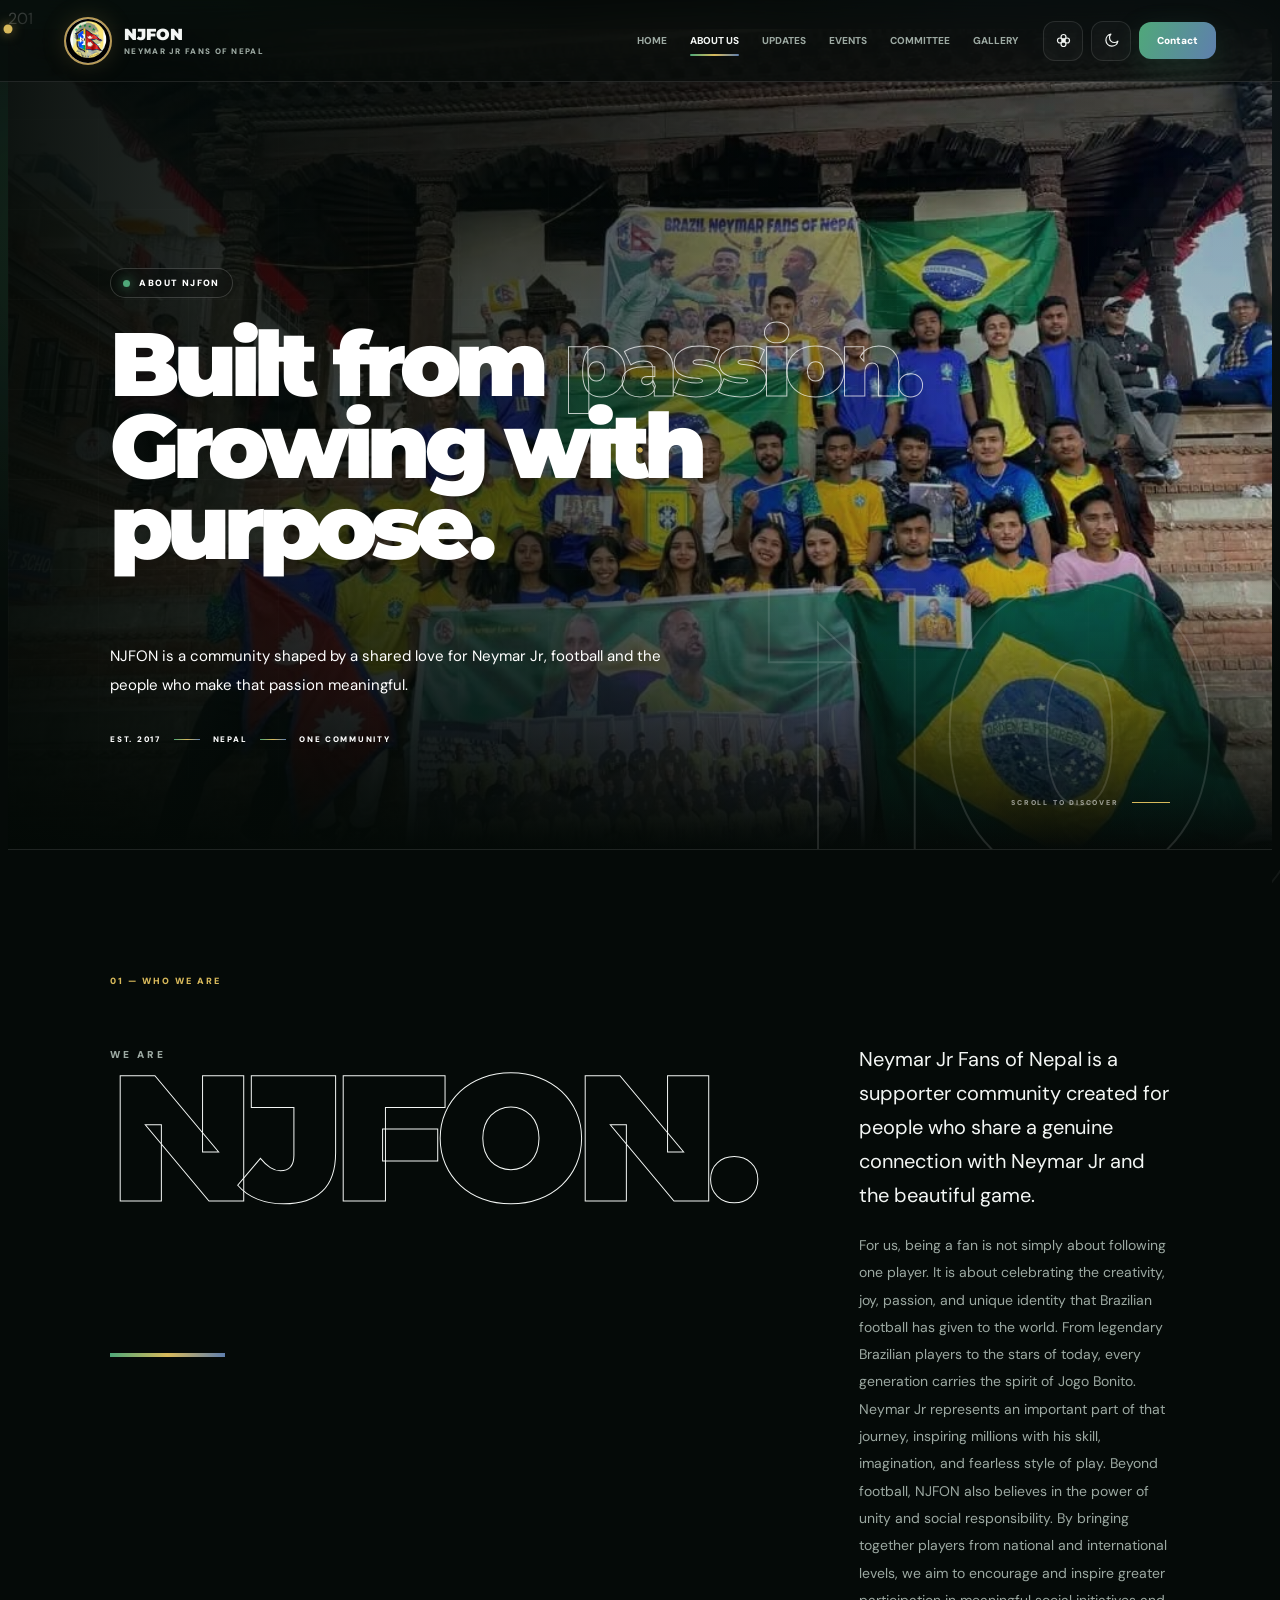
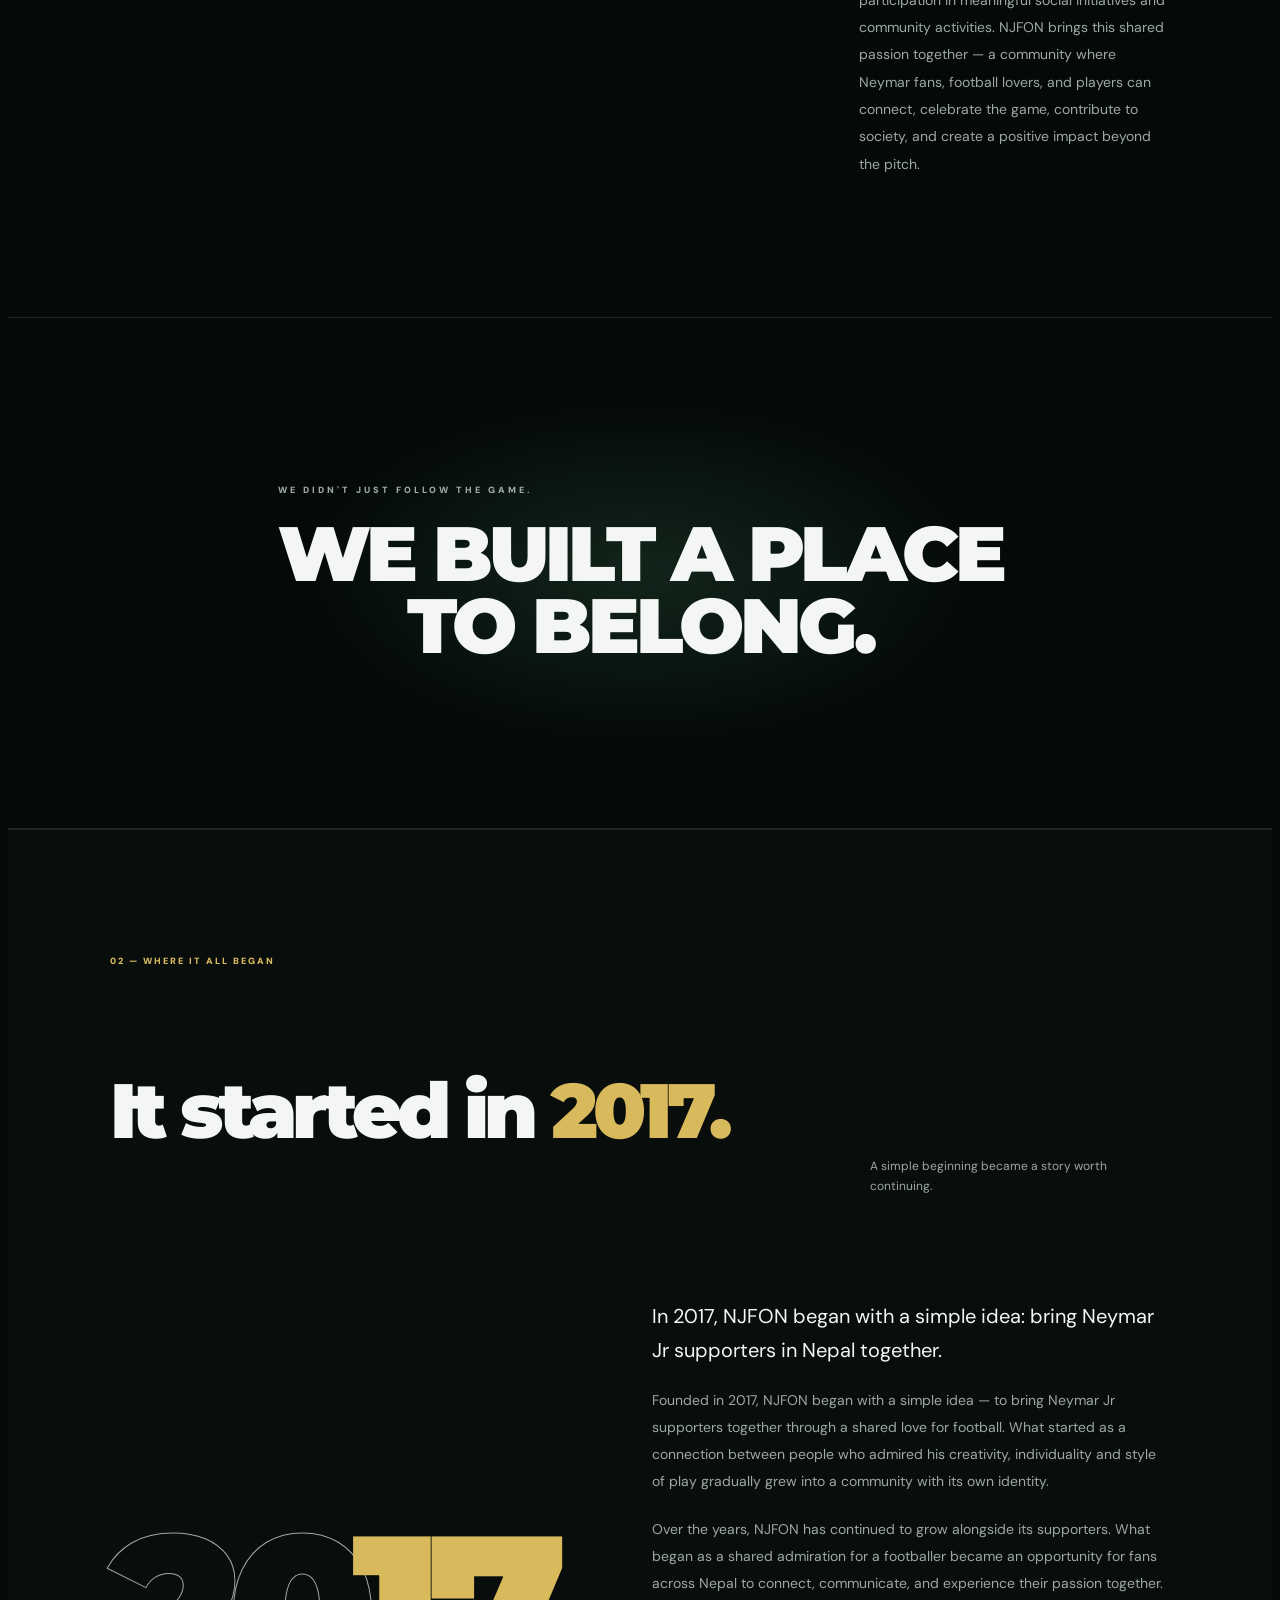
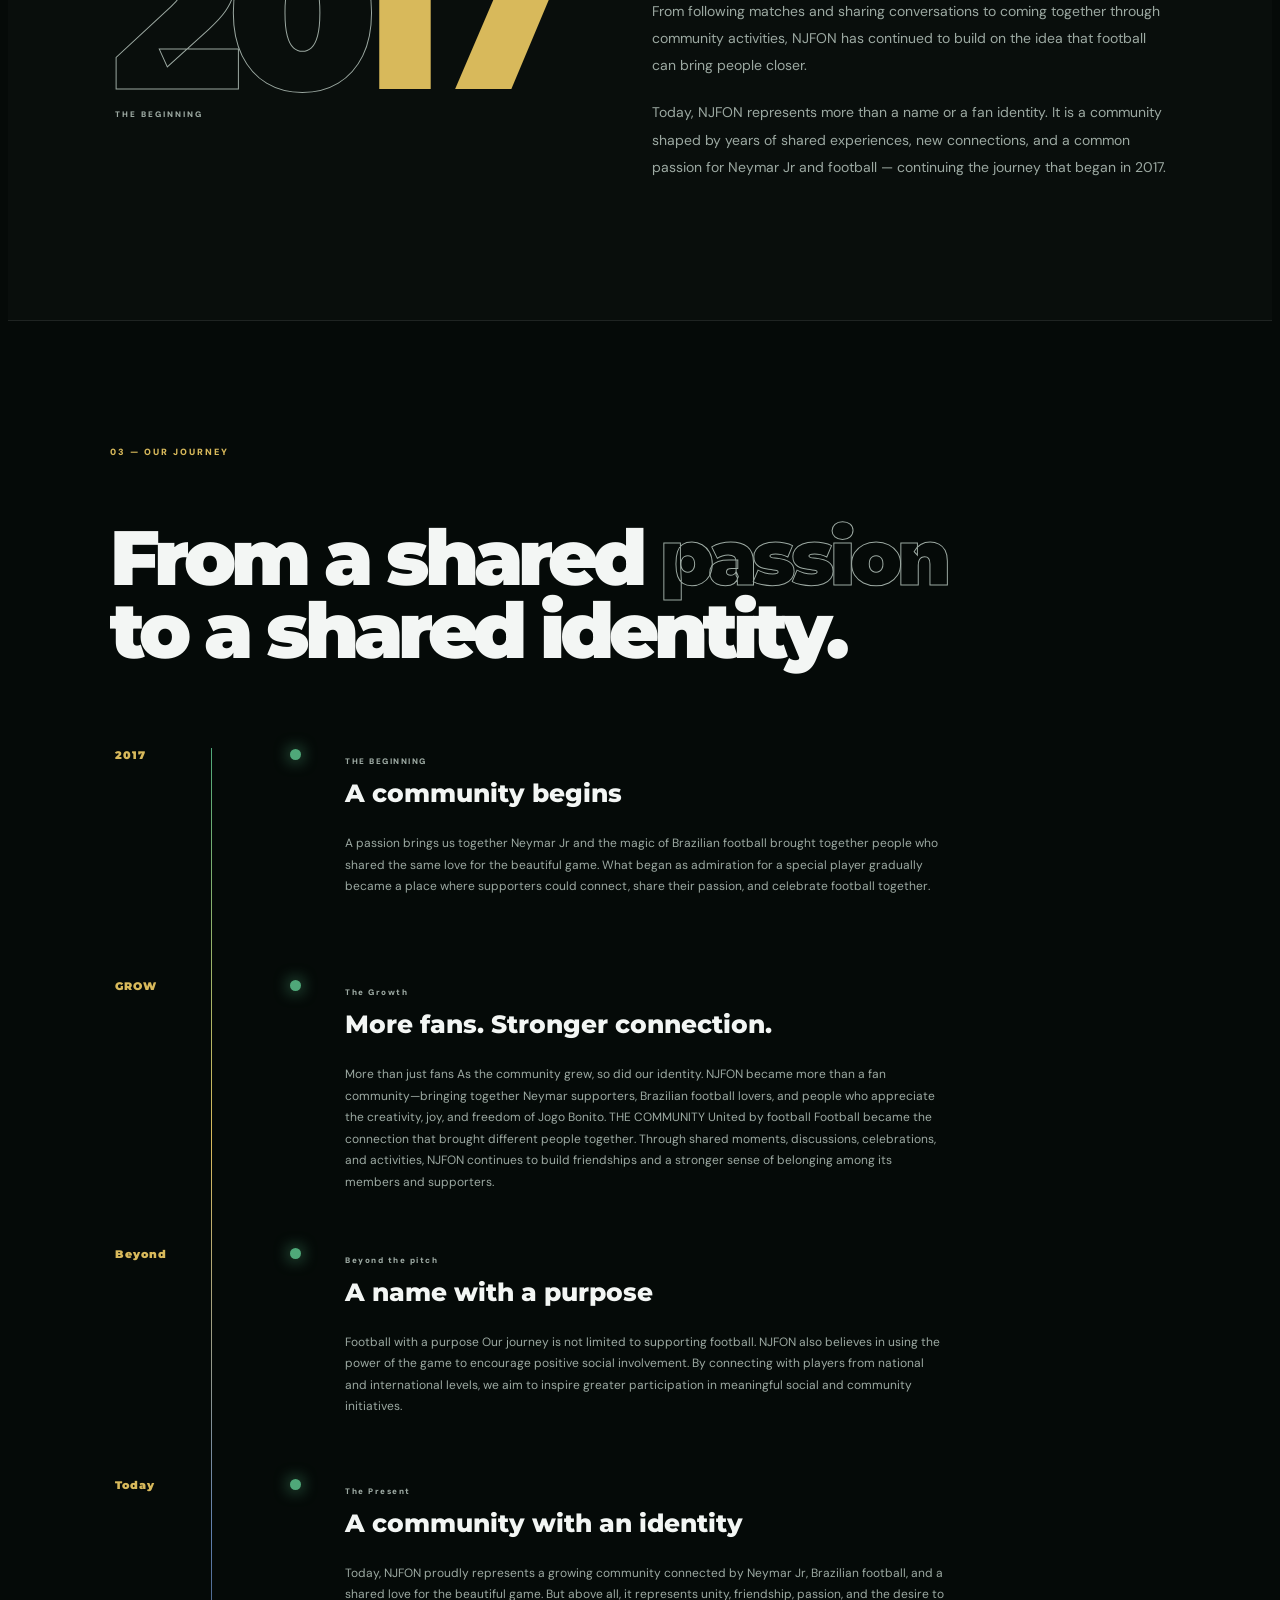
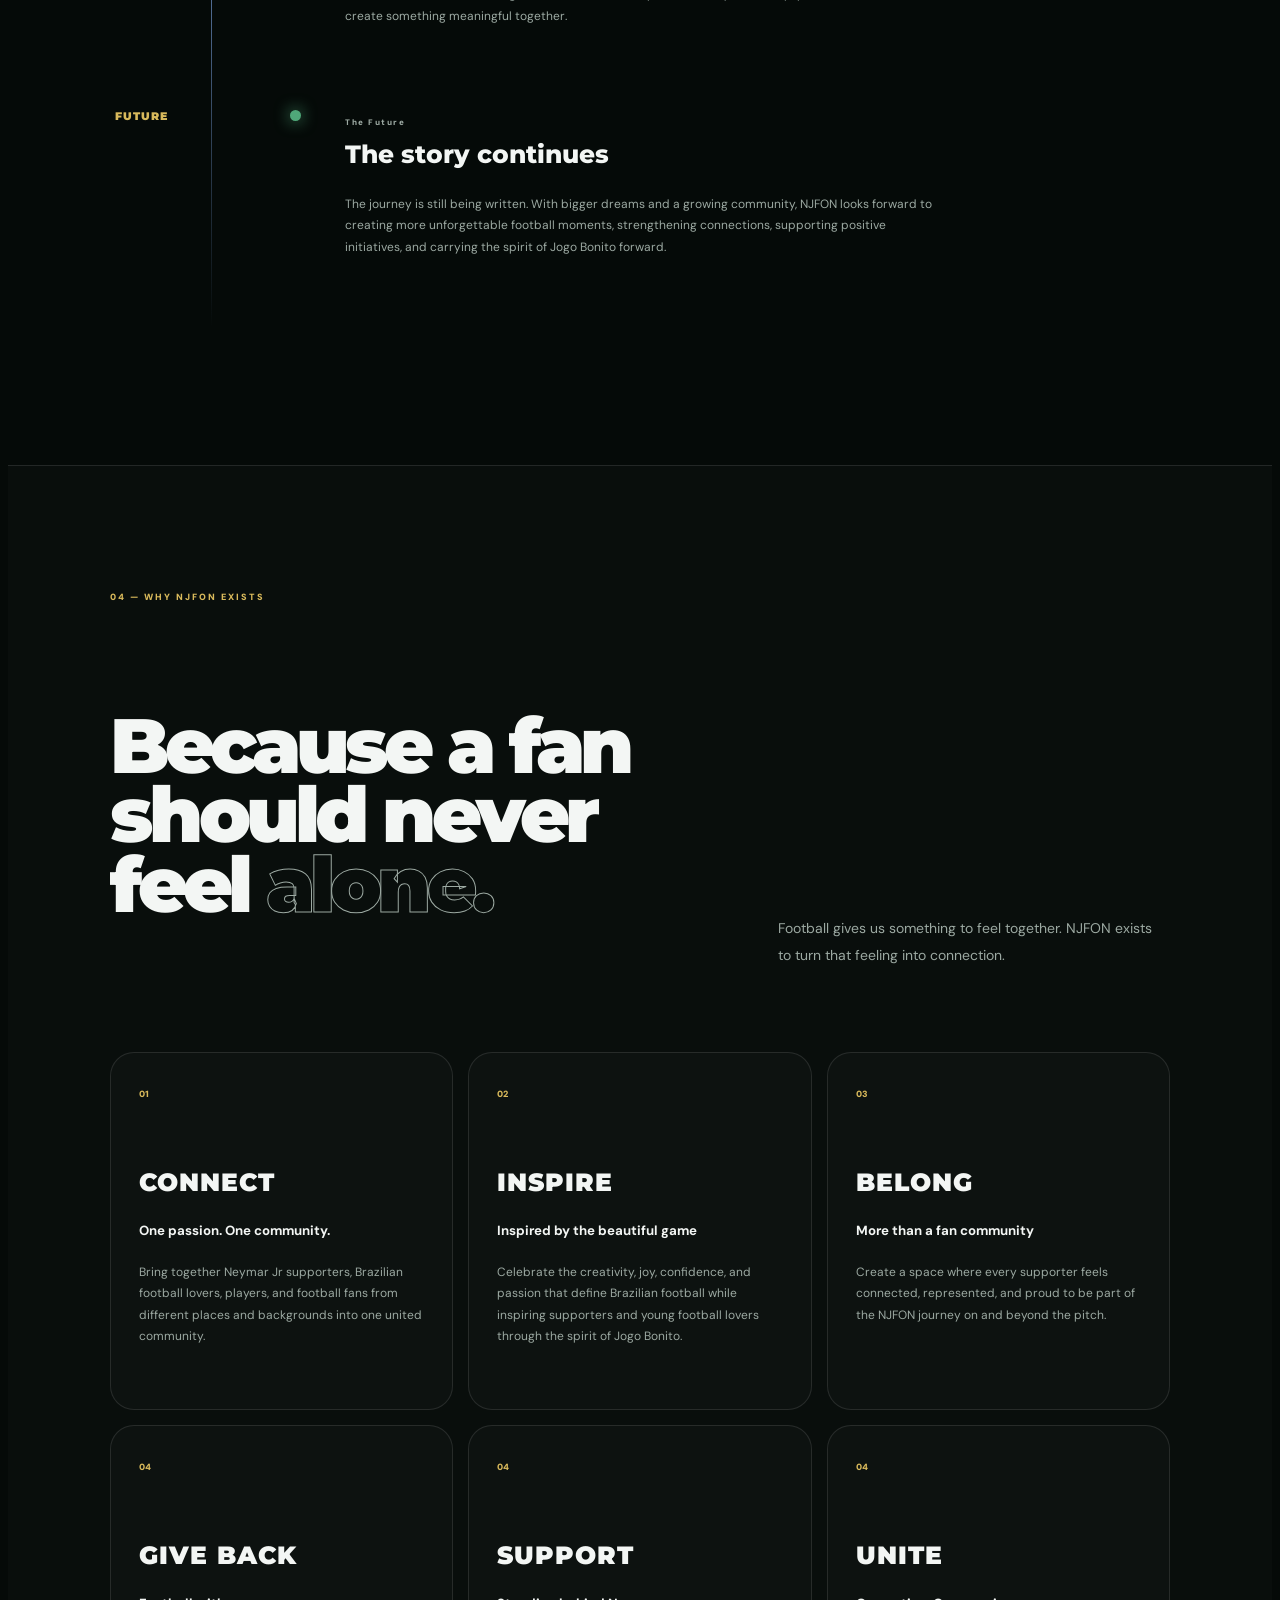
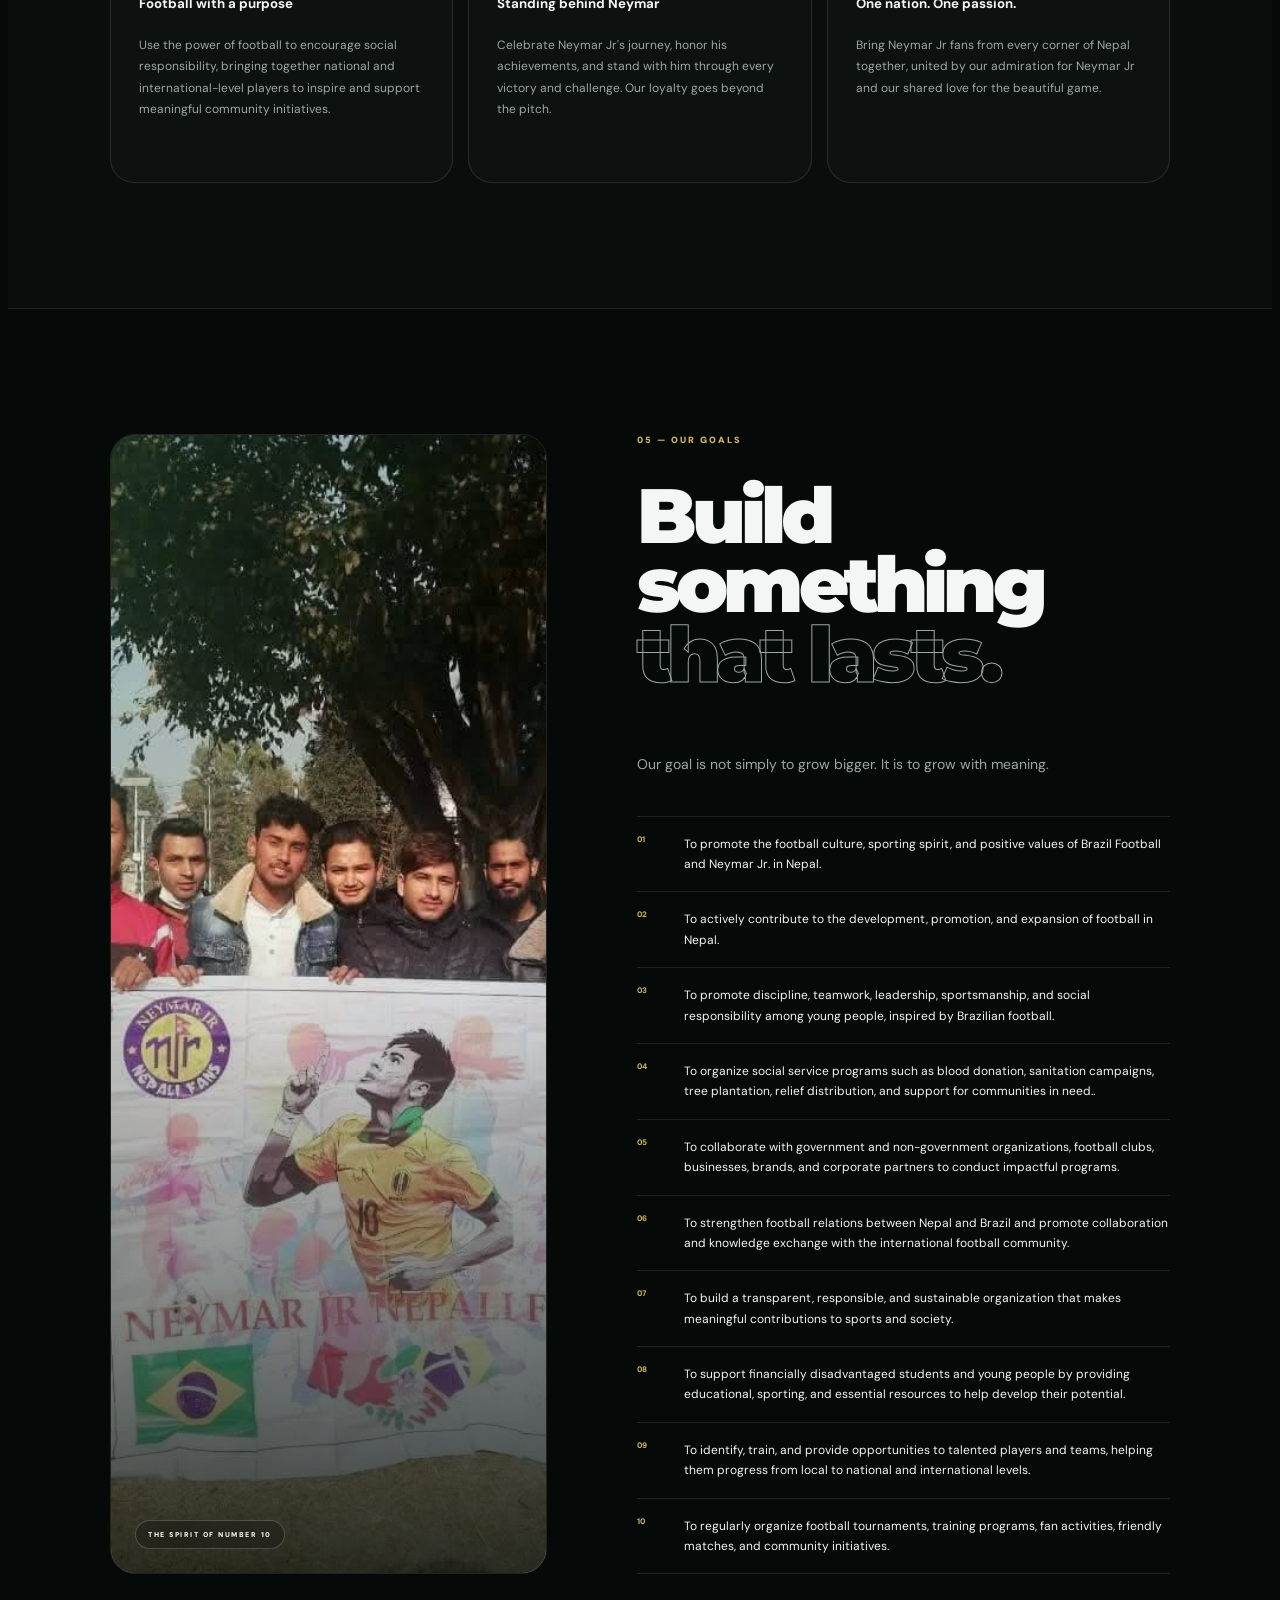
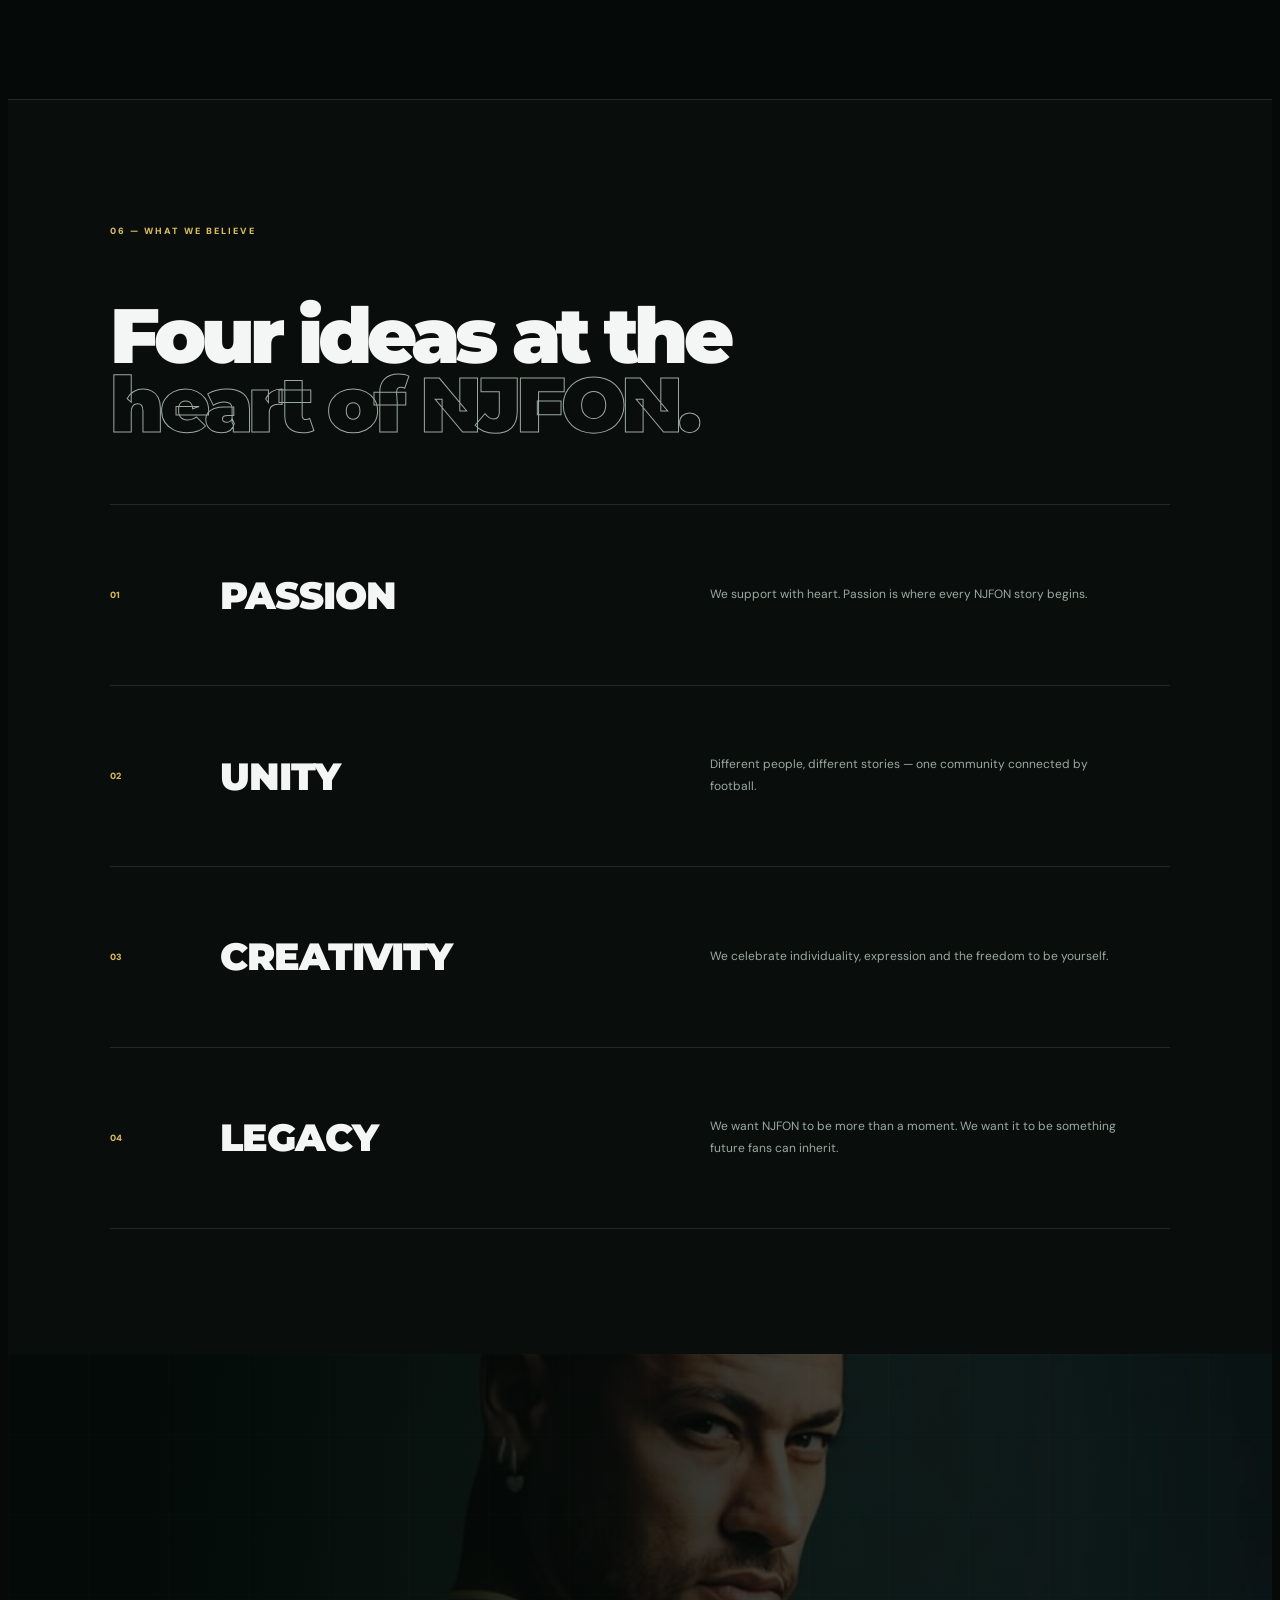
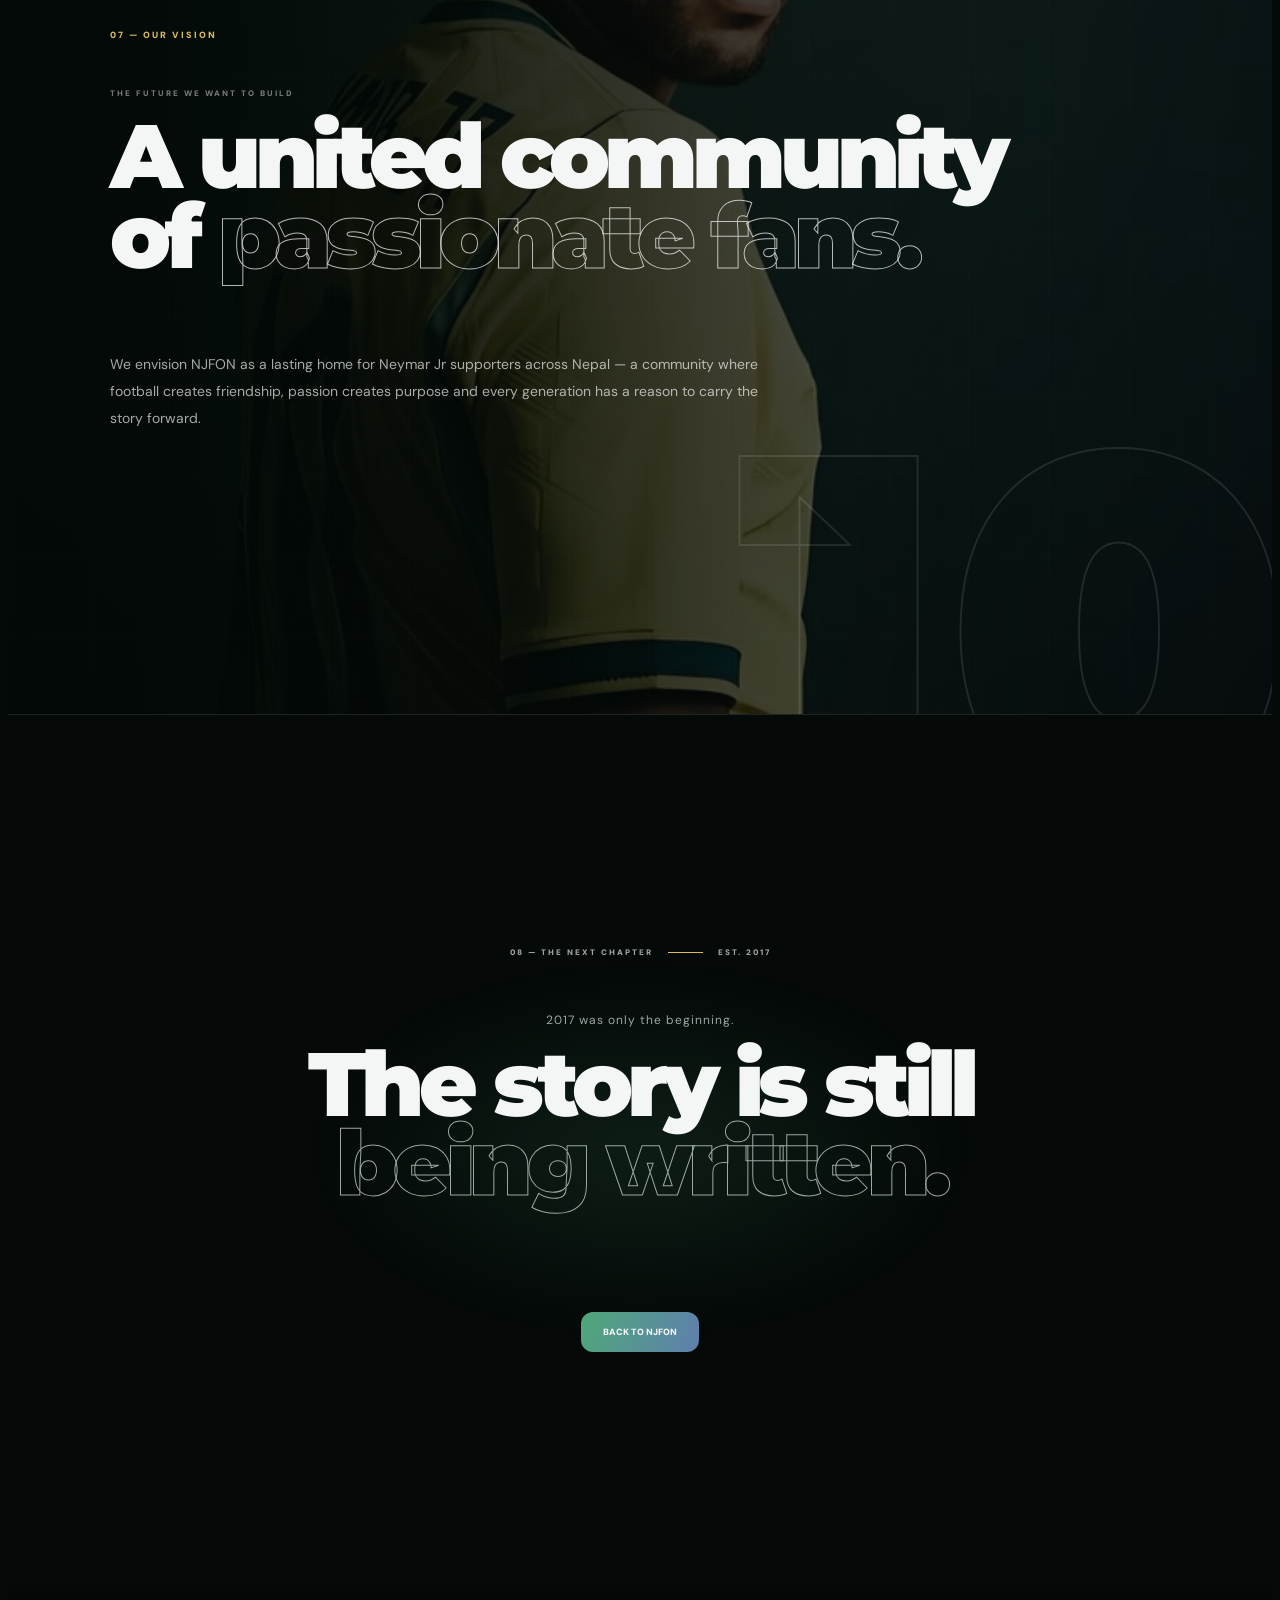
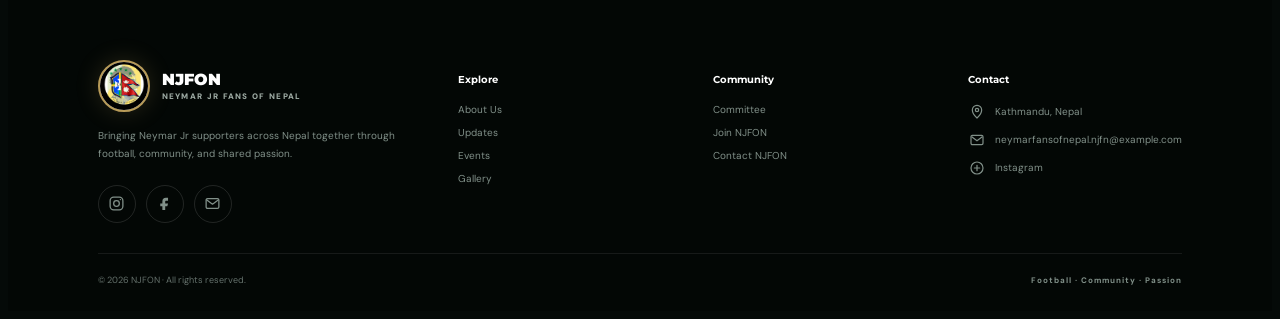
<file: about.html>
<!DOCTYPE html>
<html lang="en">

<head>
    <meta charset="UTF-8">
    <meta name="viewport" content="width=device-width, initial-scale=1.0">
    <title>About Us — NJFON</title>
    <link rel="preconnect" href="https://fonts.googleapis.com">
    <link rel="preconnect" href="https://fonts.gstatic.com" crossorigin>
    <link
        href="https://fonts.googleapis.com/css2?family=DM+Sans:wght@400;500;600;700;800&family=Montserrat:wght@600;700;800;900&display=swap"
        rel="stylesheet">
    <link rel="stylesheet" href="css/about.css">
    <link rel="stylesheet" href="css/footer.css">


    <link rel="stylesheet" href="css/theme.css">
    <link rel="stylesheet" href="css/nav.css">201
    

    <link rel="stylesheet" href="css/mobile.css">
</head>

<body class="theme-blend">

    <div class="cursor"></div>
    <div class="cursor-trail"></div>
    <div class="cursor-trail"></div>
    <div class="cursor-trail"></div>
    <div class="cursor-trail"></div>
    <div class="cursor-trail"></div>
    <div class="cursor-trail"></div>
    <div class="cursor-trail"></div>




    <main>

        <section class="about-hero">
            <div class="hero-image"><img src="assets/img/about.jpg" alt="Neymar Jr Fans of Nepal placeholder image">
            </div>
            <div class="hero-overlay"></div>
            <div class="hero-lines"></div>
            <div class="hero-content reveal">
                <span class="eyebrow"><i></i> About NJFON</span>
                <h1>Built from <span>passion.</span><br>Growing with purpose.</h1>
                <p>NJFON is a community shaped by a shared love for Neymar Jr, football and the people who make that
                    passion meaningful.</p>
                <div class="hero-bottom"><span>EST. 2017</span><b></b><span>NEPAL</span><b></b><span>ONE
                        COMMUNITY</span></div>
            </div>
            <div class="hero-mark">10</div>
            <div class="hero-scroll">SCROLL TO DISCOVER <span></span></div>
        </section>

        <section class="intro section-pad">
            <div class="section-kicker reveal">01 — WHO WE ARE</div>
            <div class="intro-grid">
                <div class="intro-title reveal"><span class="small-word">WE ARE</span>
                    <h2>NJFON.</h2>
                    <div class="title-line"></div>
                </div>
                <div class="intro-copy reveal">
                    <p class="lead">Neymar Jr Fans of Nepal is a supporter community created for people who share a
                        genuine
                        connection with Neymar Jr and the beautiful game.</p>
                    <p>For us, being a fan is not simply about following one player. It is about celebrating the creativity, joy, passion, and unique identity that Brazilian football has given to the world.
From legendary Brazilian players to the stars of today, every generation carries the spirit of Jogo Bonito. Neymar Jr represents an important part of that journey, inspiring millions with his skill, imagination, and fearless style of play.
Beyond football, NJFON also believes in the power of unity and social responsibility. By bringing together players from national and international levels, we aim to encourage and inspire greater participation in meaningful social initiatives and community activities.
NJFON brings this shared passion together — a community where Neymar fans, football lovers, and players can connect, celebrate the game, contribute to society, and create a positive impact beyond the pitch.</p>
            </div>
        </section>

        <section class="statement-section">
            <div class="statement-glow"></div>
            <div class="statement reveal"><span>WE DIDN'T JUST FOLLOW THE GAME.</span><strong>WE BUILT A PLACE<br>TO
                    BELONG.</strong></div>
        </section>

        <section class="story section-pad">
            <div class="section-kicker reveal">02 — WHERE IT ALL BEGAN</div>
            <div class="story-heading reveal">
                <h2>It started in <span>2017.</span></h2>
                <p>A simple beginning became a story worth continuing.</p>
            </div>
            <div class="story-grid">
                <div class="year-block reveal"><span>20</span><strong>17</strong><small>THE BEGINNING</small></div>
                <div class="story-copy reveal">
                    <p class="lead">In 2017, NJFON began with a simple idea: bring Neymar Jr supporters in Nepal
                        together.</p>
                    <p>Founded in 2017, NJFON began with a simple idea — to bring Neymar Jr supporters together through
                        a
                        shared love for football. What started as a connection between people who admired his
                        creativity, individuality and style of play gradually grew into a community with its own
                        identity.</p>

                    <p>Over the years, NJFON has continued to grow alongside its supporters. What began as a shared
                        admiration for a footballer became an opportunity for fans across Nepal to connect, communicate,
                        and experience their passion together. From following matches and sharing conversations to
                        coming together through community activities, NJFON has continued to build on the idea that
                        football can bring people closer.</p>

                    <p>Today, NJFON represents more than a name or a fan identity. It is a community shaped by years of
                        shared experiences, new connections, and a common passion for Neymar Jr and football —
                        continuing the journey that began in 2017.</p>

                </div>
            </div>
        </section>

        <section class="journey section-pad">
            <div class="section-kicker reveal">03 — OUR JOURNEY</div>
            <div class="journey-intro reveal">
                <h2>From a shared <span>passion</span> to a shared identity.</h2>
            </div>
            <div class="journey-track">
                <article class="journey-item reveal">
                    <div class="journey-year">2017</div>
                    <div class="journey-dot"></div>
                    <div><span>THE BEGINNING</span>
                        <h3>A community begins</h3>
                        <p>A passion brings us together
Neymar Jr and the magic of Brazilian football brought together people who shared the same love for the beautiful game. What began as admiration for a special player gradually became a place where supporters could connect, share their passion, and celebrate football together.</p>
                    </div>
                              </article>
                              <pre> </pre>

                <article class="journey-item reveal">
                    <div class="journey-year">GROW</div>
                    <div class="journey-dot"></div>
                    <div><span>The Growth</span>
                        <h3>More fans. Stronger connection.</h3>
                        <p>More than just fans
As the community grew, so did our identity. NJFON became more than a fan community—bringing together Neymar supporters, Brazilian football lovers, and people who appreciate the creativity, joy, and freedom of Jogo Bonito.
THE COMMUNITY
United by football
Football became the connection that brought different people together. Through shared moments, discussions, celebrations, and activities, NJFON continues to build friendships and a stronger sense of belonging among its members and supporters.</p>
                    </div>
                </article>


                <pre> </pre>
                <article class="journey-item reveal">
                    <div class="journey-year">Beyond</div>
                    <div class="journey-dot"></div>
                    <div><span>Beyond the pitch</span>
                        <h3>A name with a purpose</h3>
                        <p>Football with a purpose
Our journey is not limited to supporting football. NJFON also believes in using the power of the game to encourage positive social involvement. By connecting with players from national and international levels, we aim to inspire greater participation in meaningful social and community initiatives.</p>
                    </div>
                </article>
                <pre>   </pre>
                <article class="journey-item reveal">
                    <div class="journey-year">Today</div>
                    <div class="journey-dot"></div>
                    <div><span>The Present</span>
                        <h3> A community with an identity </h3>
                        <p>Today, NJFON proudly represents a growing community connected by Neymar Jr, Brazilian football, and a shared love for the beautiful game. But above all, it represents unity, friendship, passion, and the desire to create something meaningful together.</p>
                    </div>
                </article>

                <pre> </pre>


                <article class="journey-item reveal">
                    <div class="journey-year"> FUTURE</div>
                    <div class="journey-dot"></div>
                    <div><span>The Future</span>
                        <h3> The story continues </h3>
                        <p>
The journey is still being written. With bigger dreams and a growing community, NJFON looks forward to creating more unforgettable football moments, strengthening connections, supporting positive initiatives, and carrying the spirit of Jogo Bonito forward.</p>
                    </div>
                </article>

                <pre> </pre>
            </div>
        </section>

        <section class="purpose section-pad">
            <div class="section-kicker reveal">04 — WHY NJFON EXISTS</div>
            <div class="purpose-head reveal">
                <h2>Because a fan<br>should never feel <span>alone.</span></h2>
                <p>Football gives us something to feel together. NJFON exists to turn that feeling into connection.</p>
            </div>
            <div class="purpose-grid">
                <article class="purpose-card reveal"><span>01</span>
                    <h3>CONNECT</h3>
                    <h5> One passion. One community. </h5>
                    <p>Bring together Neymar Jr supporters, Brazilian football lovers, players, and football fans from different places and backgrounds into one united community.</p>
                </article>
                <article class="purpose-card reveal"><span>02</span>
                    <h3>INSPIRE</h3>
                    <h5> Inspired by the beautiful game</h5>
                    <p> Celebrate the creativity, joy, confidence, and passion that define Brazilian football while inspiring supporters and young football lovers through the spirit of Jogo Bonito.</p>
                </article>
                <article class="purpose-card reveal"><span>03</span>
                    <h3>BELONG</h3>
                    <h5> More than a fan community </h5>
                    <p>Create a space where every supporter feels connected, represented, and proud to be part of the NJFON journey on and beyond the pitch.</p>
                </article>

                <article class="purpose-card reveal"><span>04</span>
                    <h3> GIVE BACK</h3>
                    <h5>Football with a purpose </h5>
                    <p> Use the power of football to encourage social responsibility, bringing together national and international-level players to inspire and support meaningful community initiatives.</p>
                </article>


                 <article class="purpose-card reveal"><span>04</span>
                    <h3> SUPPORT</h3>
                    <h5>Standing behind Neymar </h5>
                    <p> Celebrate Neymar Jr's journey, honor his achievements, and stand with him through every victory and challenge. Our loyalty goes beyond the pitch.</p>
                </article>

                  <article class="purpose-card reveal"><span>04</span>
                    <h3> UNITE</h3>
                    <h5>One nation. One passion.</h5>
                    <p> Bring Neymar Jr fans from every corner of Nepal together, united by our admiration for Neymar Jr and our shared love for the beautiful game.</p>
                </article>
            </div>
        </section>

        <section class="goals section-pad">
            <div class="goals-image reveal"><img src="assets/img/about-1.jpg" alt="Neymar Jr placeholder image">
                <div class="image-tag">THE SPIRIT OF NUMBER 10</div>
            </div>
            <div class="goals-content">
                <div class="section-kicker reveal">05 — OUR GOALS</div>
                <h2 class="reveal">Build something<br><span>that lasts.</span></h2>
                <p class="lead reveal">Our goal is not simply to grow bigger. It is to grow with meaning.</p>
                <div class="goal-list">
                    <div class="goal reveal"><b>01</b><span>To promote the football culture, sporting spirit, and positive values of Brazil Football and Neymar Jr. in Nepal.</span></div>
                    <div class="goal reveal"><b>02</b><span> To actively contribute to the development, promotion, and expansion of football in Nepal.</span></div>
                    <div class="goal reveal"><b>03</b><span>To promote discipline, teamwork, leadership, sportsmanship, and social responsibility among young people, inspired by Brazilian football.</span></div>
                    <div class="goal reveal"><b>04</b><span>To organize social service programs such as blood donation, sanitation campaigns, tree plantation, relief distribution, and support for communities in need..</span></div>
                    <div class="goal reveal"><b>05</b><span>To collaborate with government and non-government organizations, football clubs, businesses, brands, and corporate partners to conduct impactful programs.</span></div>
                     <div class="goal reveal"><b>06</b><span>To strengthen football relations between Nepal and Brazil and promote collaboration and knowledge exchange with the international football community.</span></div>
                      <div class="goal reveal"><b>07</b><span> To build a transparent, responsible, and sustainable organization that makes meaningful contributions to sports and society.</span></div>
                       <div class="goal reveal"><b>08</b><span>To support financially disadvantaged students and young people by providing educational, sporting, and essential resources to help develop their potential.</span></div>
                        <div class="goal reveal"><b>09</b><span>To identify, train, and provide opportunities to talented players and teams, helping them progress from local to national and international levels.</span></div>
                         <div class="goal reveal"><b>10</b><span> To regularly organize football tournaments, training programs, fan activities, friendly matches, and community initiatives.</span></div>





                </div>
            </div>
        </section>

        <section class="beliefs section-pad">
            <div class="section-kicker reveal">06 — WHAT WE BELIEVE</div>
            <div class="beliefs-heading reveal">
                <h2>Four ideas at the<br><span>heart of NJFON.</span></h2>
            </div>
            <div class="belief-row reveal"><span>01</span>
                <h3>PASSION</h3>
                <p>We support with heart. Passion is where every NJFON story begins.</p>
            </div>
            <div class="belief-row reveal"><span>02</span>
                <h3>UNITY</h3>
                <p>Different people, different stories — one community connected by football.</p>
            </div>
            <div class="belief-row reveal"><span>03</span>
                <h3>CREATIVITY</h3>
                <p>We celebrate individuality, expression and the freedom to be yourself.</p>
            </div>
            <div class="belief-row reveal"><span>04</span>
                <h3>LEGACY</h3>
                <p>We want NJFON to be more than a moment. We want it to be something future fans can inherit.</p>
            </div>
        </section>

        <section class="vision">
            <div class="vision-bg"></div>
            <div class="vision-grid"></div>
            <div class="vision-content reveal"><span class="section-kicker">07 — OUR VISION</span>
                <p class="vision-label">THE FUTURE WE WANT TO BUILD</p>
                <h2>A united community<br>of <span>passionate fans.</span></h2>
                <p class="vision-copy">We envision NJFON as a lasting home for Neymar Jr supporters across Nepal — a
                    community where football creates friendship, passion creates purpose and every generation has a
                    reason to carry the story forward.</p>
            </div>
            <div class="vision-10">10</div>
        </section>

        <section class="closing section-pad">
            <div class="closing-top reveal"><span>08 — THE NEXT CHAPTER</span><i></i><span>EST. 2017</span></div>
            <div class="closing-content reveal">
                <p>2017 was only the beginning.</p>
                <h2>The story is still<br><span>being written.</span></h2><a href="index.html" class="closing-btn">BACK
                    TO NJFON</a>
            </div>
        </section>

    </main>



    <!-- =====================================================
     FOOTER
===================================================== -->

    <footer id="contact">

        <div class="footer-grid">

            <!-- BRAND -->
            <div class="footer-brand">

                <div class="logo">

                    <div class="logo-circle">
                        <img src="assets/img/njfn-logo.jpeg" alt="NJFON">
                    </div>

                    <div class="logo-text">
                        NJFON
                        <small>Neymar Jr Fans of Nepal</small>
                    </div>

                </div>

                <p>
                    Bringing Neymar Jr supporters across Nepal together through football, community, and shared passion.
                </p>

                <!-- SOCIAL ICONS -->
                <div class="footer-social">

                    <a href="#" aria-label="Instagram" title="Instagram">
                        <svg viewBox="0 0 24 24">
                            <rect x="3" y="3" width="18" height="18" rx="5" fill="none" stroke="currentColor"
                                stroke-width="1.8" />
                            <circle cx="12" cy="12" r="4" fill="none" stroke="currentColor" stroke-width="1.8" />
                            <circle cx="17.5" cy="6.5" r="1" fill="currentColor" />
                        </svg>
                    </a>

                    <a href="#" aria-label="Facebook" title="Facebook">
                        <svg viewBox="0 0 24 24">
                            <path d="M14 8h3V4h-3c-3.3 0-5 2-5 5v3H6v4h3v5h4v-5h3l1-4h-4V9c0-.7.3-1 1-1Z"
                                fill="currentColor" />
                        </svg>
                    </a>

                    <a href="mailto:neymarfansofnepal.njfn@example.com" aria-label="Email" title="Email">
                        <svg viewBox="0 0 24 24">
                            <rect x="3" y="5" width="18" height="14" rx="2" fill="none" stroke="currentColor"
                                stroke-width="1.8" />
                            <path d="m4 7 8 6 8-6" fill="none" stroke="currentColor" stroke-width="1.8"
                                stroke-linecap="round" stroke-linejoin="round" />
                        </svg>
                    </a>

                </div>

            </div>


            <!-- EXPLORE -->
            <div class="footer-column">

                <h4>Explore</h4>

                <a href="about.html">About Us</a>
                <a href="updates.html">Updates</a>
                <a href="events.html">Events</a>
                <a href="gallery.html">Gallery</a>

            </div>


            <!-- COMMUNITY -->
            <div class="footer-column">

                <h4>Community</h4>

                <a href="committee.html">Committee</a>
                <a href="membership.html">Join NJFON</a>
                <a href="contact.html">Contact NJFON</a>

            </div>


            <!-- CONTACT -->
            <div class="footer-column">

                <h4>Contact</h4>

                <a href="#" class="footer-contact-item">

                    <span class="footer-icon">
                        <svg viewBox="0 0 24 24">
                            <path d="M12 21s7-6.2 7-12A7 7 0 0 0 5 9c0 5.8 7 12 7 12Z" fill="none" stroke="currentColor"
                                stroke-width="1.8" />
                            <circle cx="12" cy="9" r="2.5" fill="none" stroke="currentColor" stroke-width="1.8" />
                        </svg>
                    </span>

                    Kathmandu, Nepal

                </a>


                <a href="mailto:neymarfansofnepal.njfn@example.com" class="footer-contact-item">

                    <span class="footer-icon">
                        <svg viewBox="0 0 24 24">
                            <rect x="3" y="5" width="18" height="14" rx="2" fill="none" stroke="currentColor"
                                stroke-width="1.8" />
                            <path d="m4 7 8 6 8-6" fill="none" stroke="currentColor" stroke-width="1.8" />
                        </svg>
                    </span>

                    neymarfansofnepal.njfn@example.com

                </a>


                <a href="#" class="footer-contact-item">

                    <span class="footer-icon">
                        <svg viewBox="0 0 24 24">
                            <circle cx="12" cy="12" r="9" fill="none" stroke="currentColor" stroke-width="1.8" />
                            <path d="M8 12h8M12 8v8" fill="none" stroke="currentColor" stroke-width="1.8"
                                stroke-linecap="round" />
                        </svg>
                    </span>

                    Instagram

                </a>

            </div>

        </div>


        <!-- =================================================
         FOOTER BOTTOM
    ================================================= -->

        <div class="footer-bottom">

            <!-- LEFT -->
            <div class="footer-bottom-left">
                © 2026 NJFON · All rights reserved.
            </div>


            <!-- RIGHT -->
            <div class="footer-bottom-right">
                Football · Community · Passion
            </div>

        </div>


       

    </footer>

    <script src="js/about.js"></script>

    <!-- =====================================================
         SHARED SITE SCRIPTS
         Navigation + theme are maintained once for every page.
    ====================================================== -->
    <script src="js/nav.js"></script>
    <script src="js/theme.js"></script>
    <script src="js/cursor.js"></script>
</body>

</html>
</file>
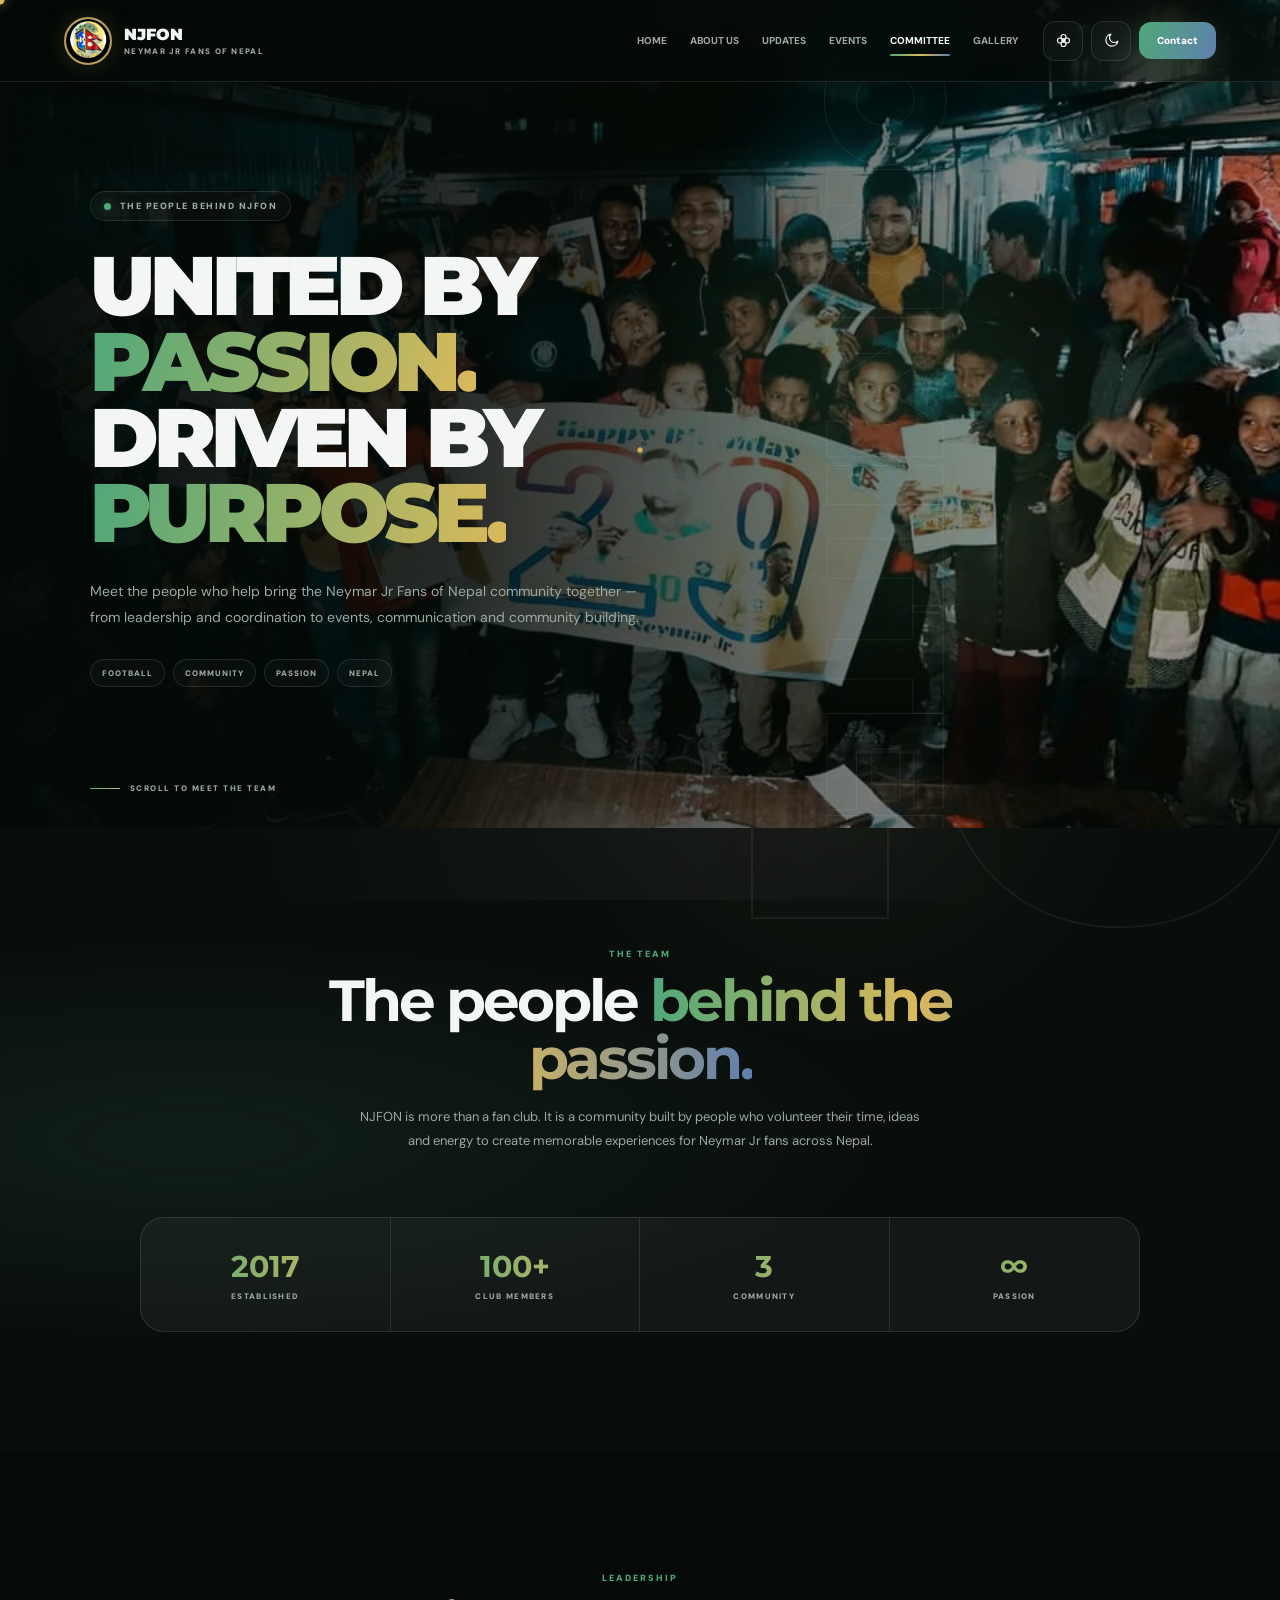
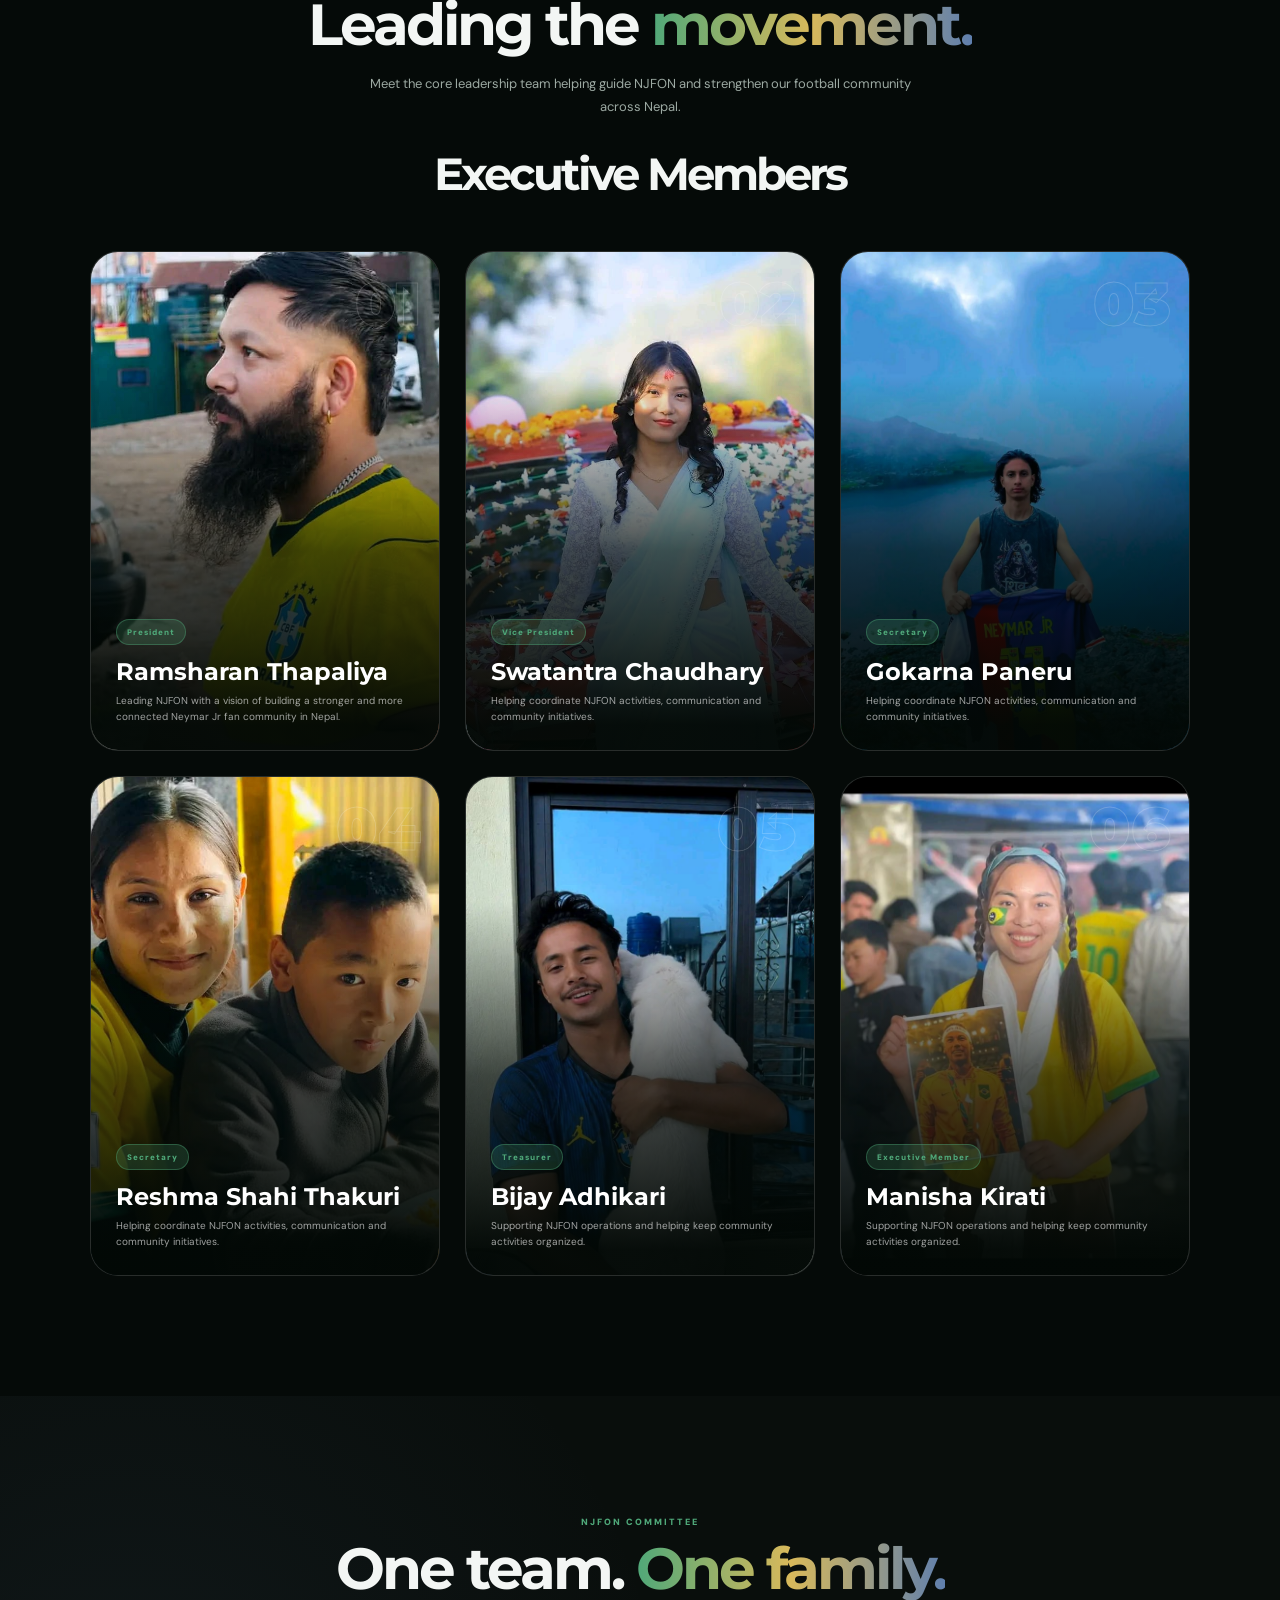
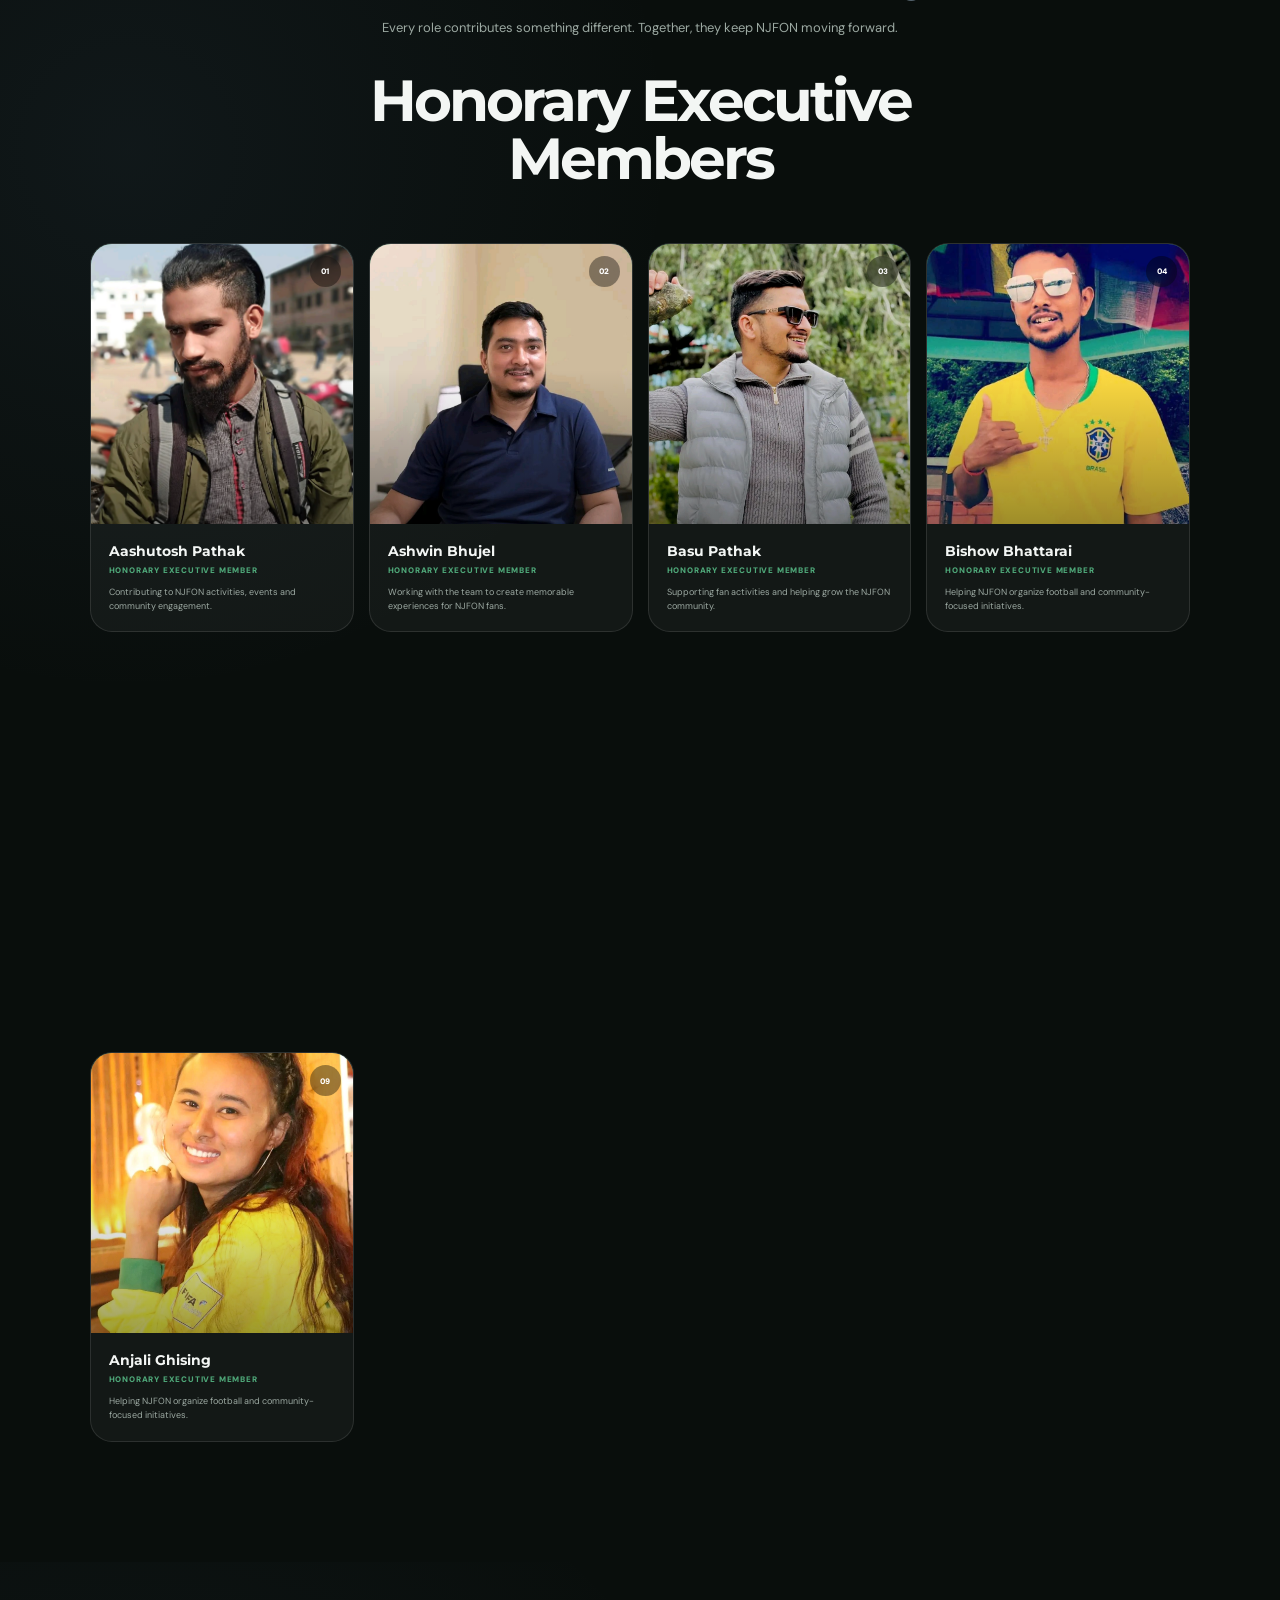
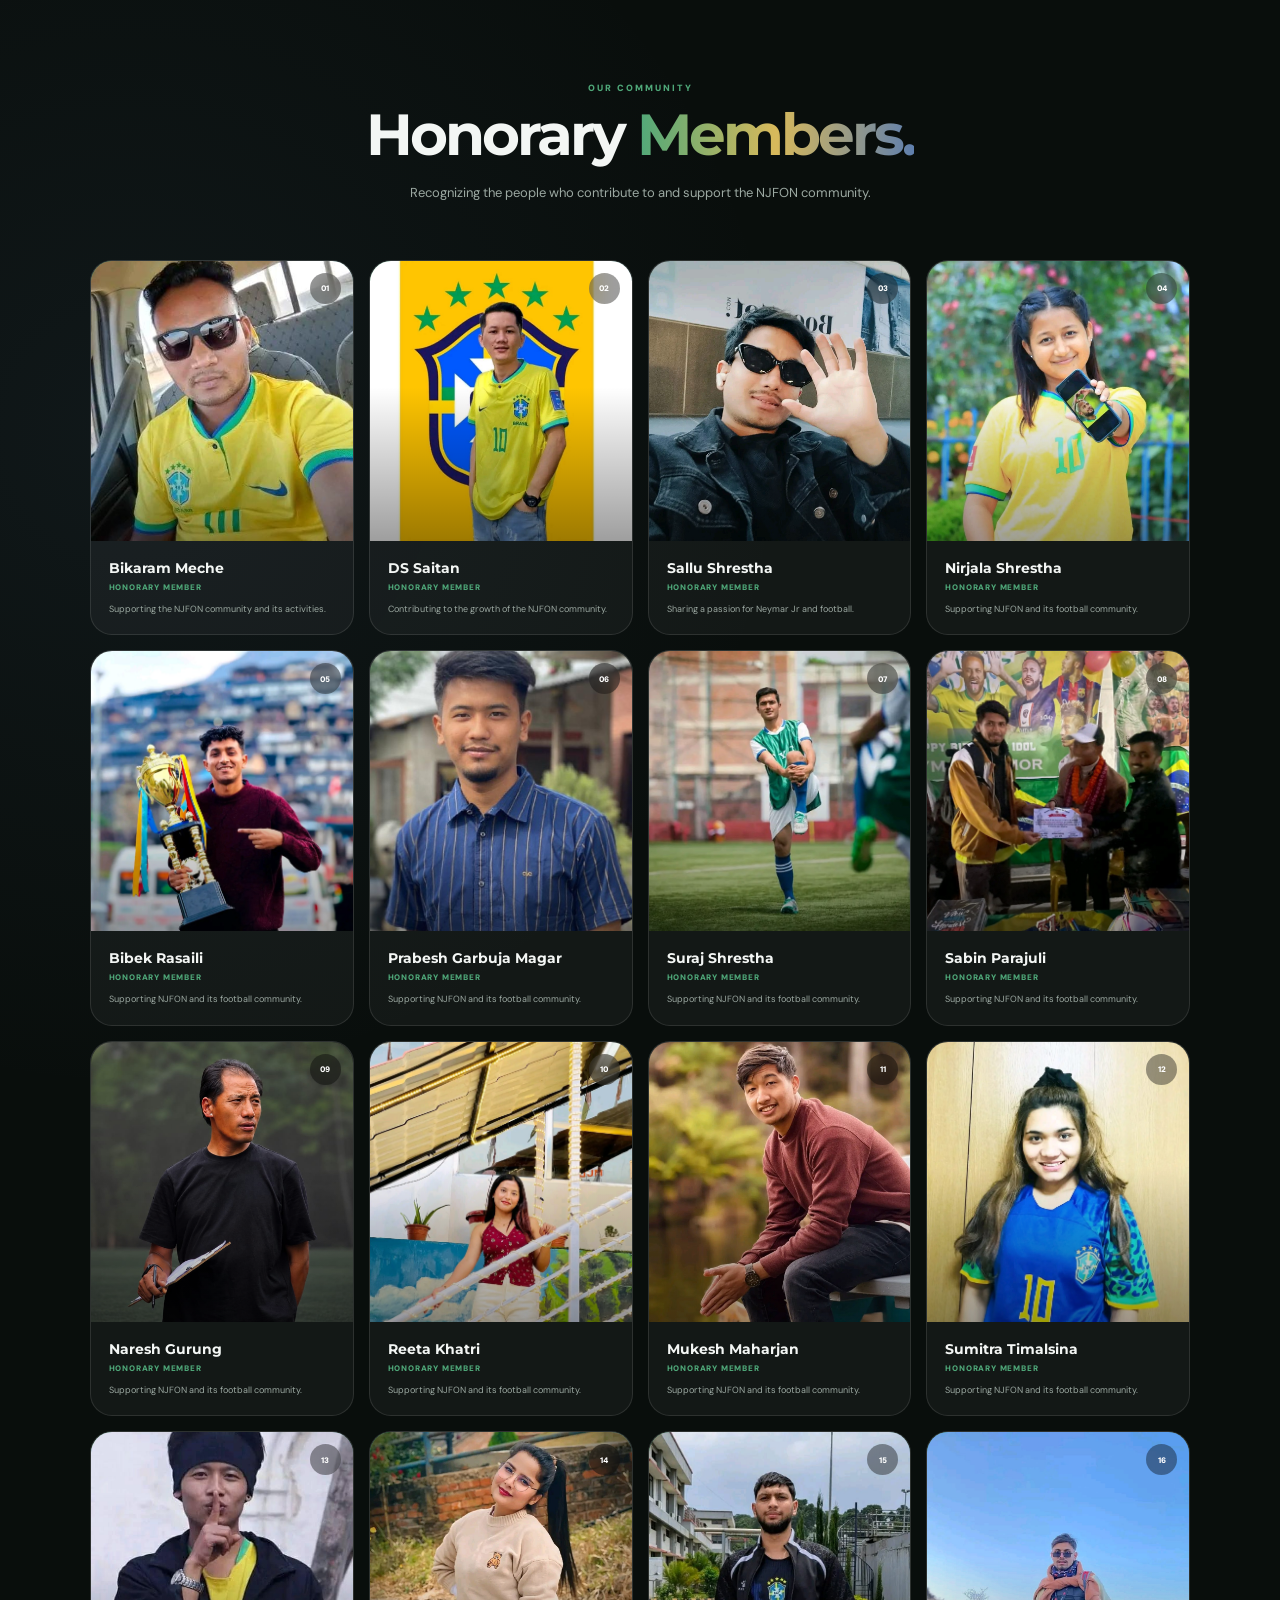
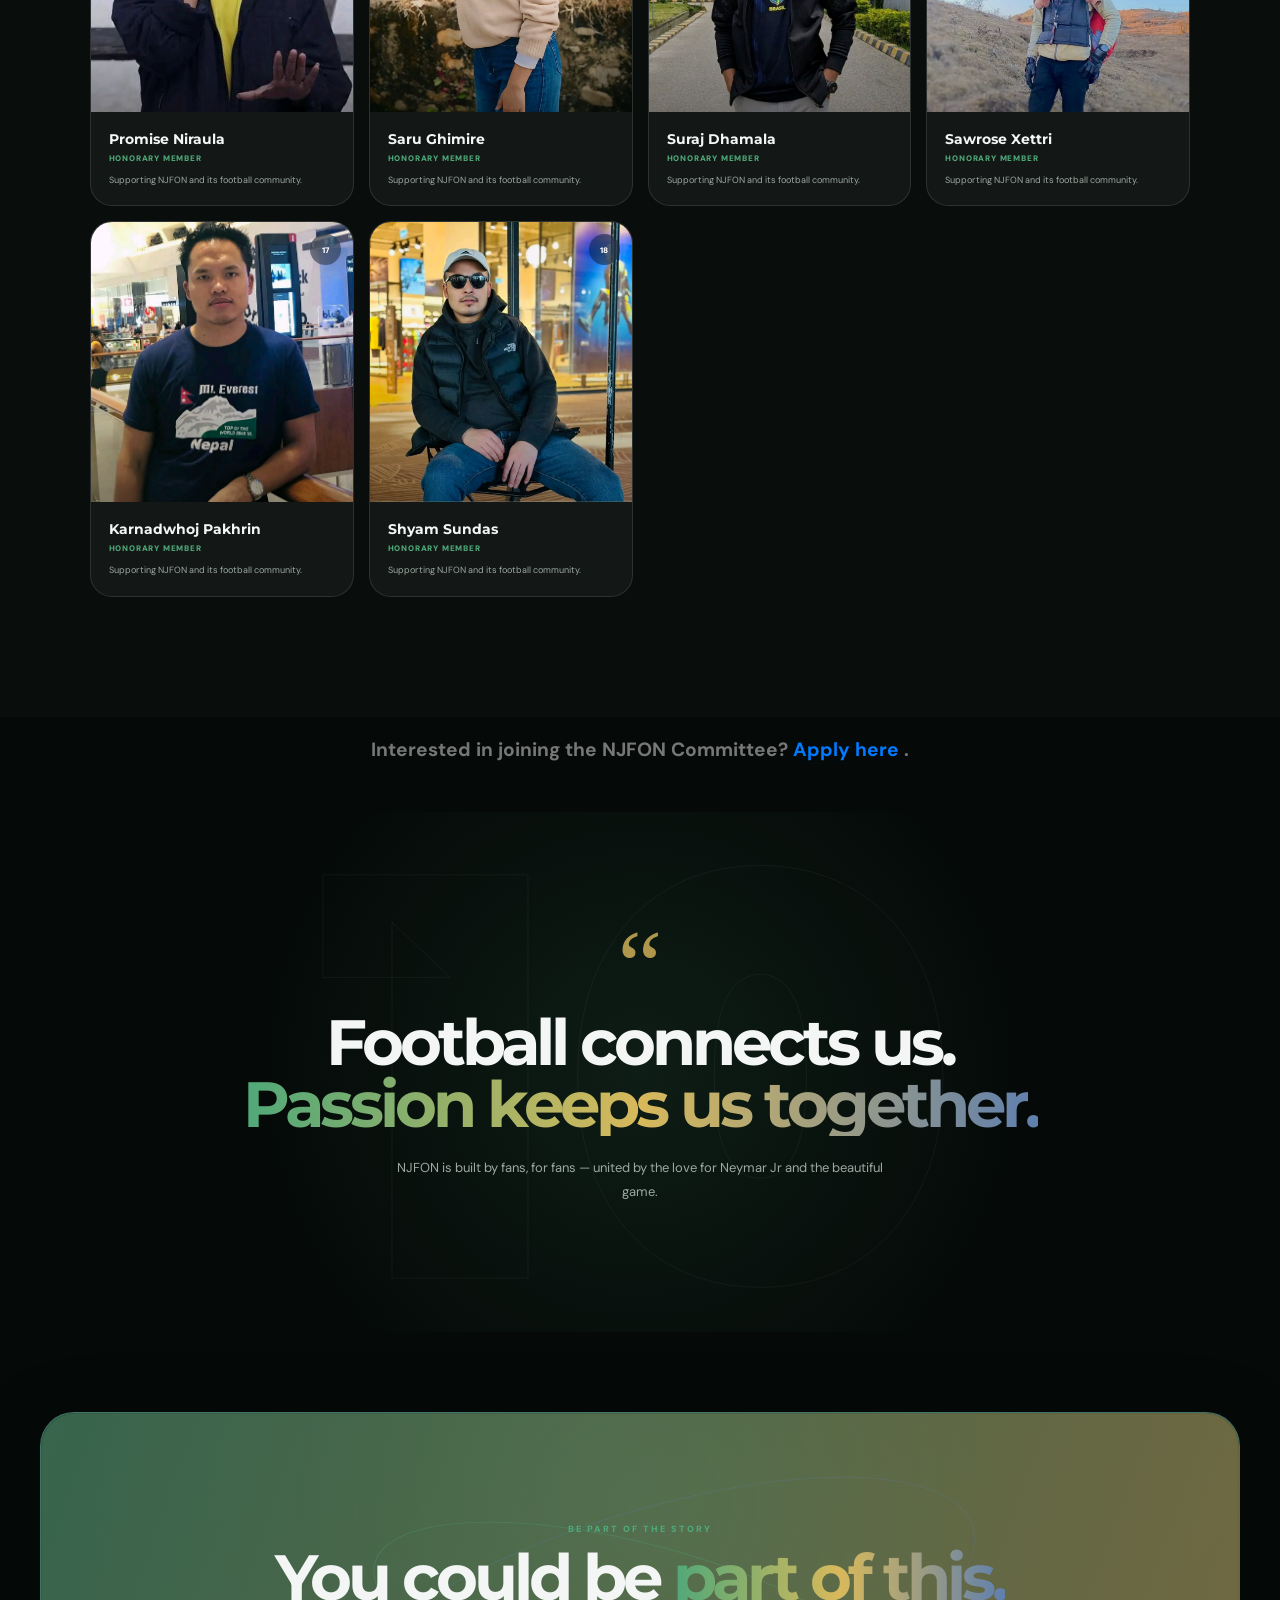
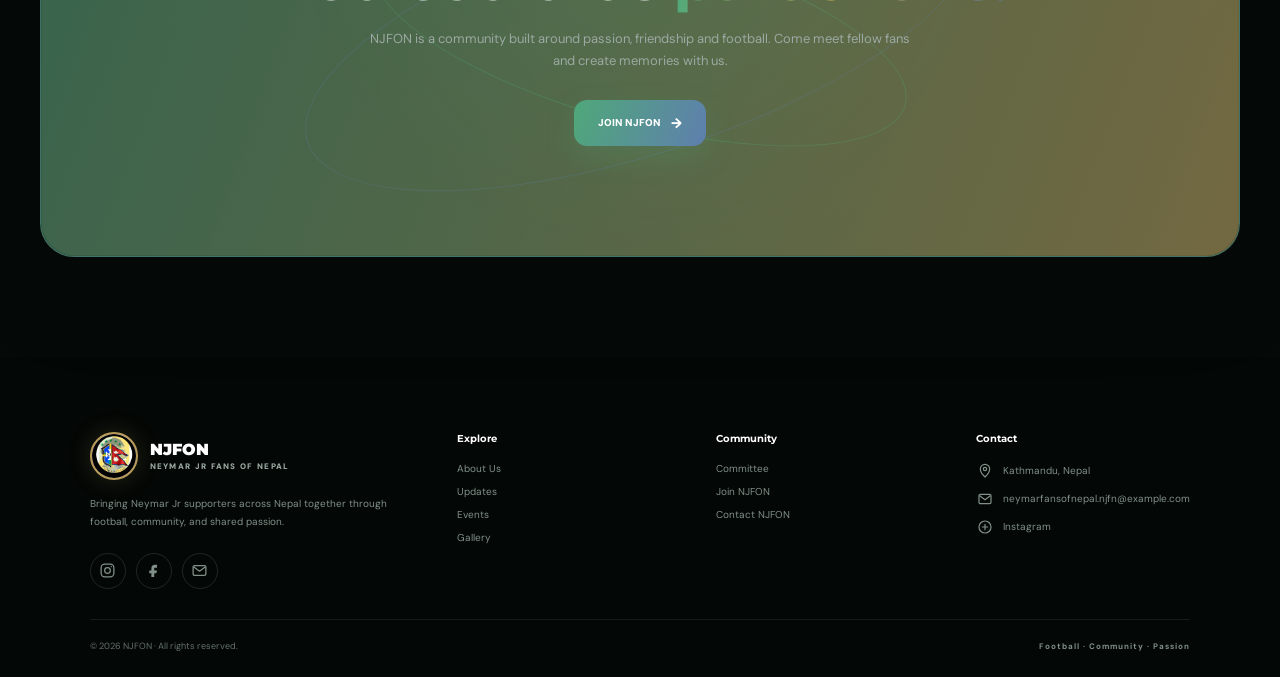
<file: committee.html>
<!DOCTYPE html>
<html lang="en">
<head>
    <meta charset="UTF-8">
    <meta name="viewport" content="width=device-width, initial-scale=1.0">

    <title>Committee | NJFON</title>
    <meta name="description" content="Meet the leadership, honorary executive members, and honorary members of Neymar Jr Fans of Nepal.">

    <link rel="preconnect" href="https://fonts.googleapis.com">
    <link href="https://fonts.googleapis.com/css2?family=DM+Sans:wght@400;500;600;700;800;900&family=Montserrat:wght@600;700;800;900&display=swap" rel="stylesheet">

    <link rel="stylesheet" href="css/commitee.css">
    <link rel="stylesheet" href="css/footer.css">
    <link rel="stylesheet" href="css/theme.css">
    <link rel="stylesheet" href="css/nav.css">
    <link rel="stylesheet" href="css/mobile.css">
</head>

<body class="theme-blend">

    <!-- CUSTOM CURSOR -->
    <div class="cursor"></div>
    <div class="cursor-trail"></div>
    <div class="cursor-trail"></div>
    <div class="cursor-trail"></div>
    <div class="cursor-trail"></div>
    <div class="cursor-trail"></div>
    <div class="cursor-trail"></div>
    <div class="cursor-trail"></div>

    <!-- HERO -->
    <section class="committee-hero">
        <div class="hero-background"></div>
        <div class="hero-glow"></div>
        <div class="hero-grid"></div>

        <div class="hero-content reveal">
            <div class="hero-eyebrow">
                <i></i>
                THE PEOPLE BEHIND NJFON
            </div>

            <h1>
                UNITED BY
                <span>PASSION.</span>
                <br>
                DRIVEN BY
                <span>PURPOSE.</span>
            </h1>

            <p>
                Meet the people who help bring the Neymar Jr
                Fans of Nepal community together — from leadership
                and coordination to events, communication and
                community building.
            </p>

            <div class="hero-tags">
                <span>FOOTBALL</span>
                <span>COMMUNITY</span>
                <span>PASSION</span>
                <span>NEPAL</span>
            </div>
        </div>

        <div class="hero-side-word">COMMITTEE</div>

        <div class="hero-scroll">
            <span></span>
            SCROLL TO MEET THE TEAM
        </div>
    </section>

    <!-- INTRO -->
    <section class="intro section reveal">
        <div class="section-heading">
            <div class="section-tag">THE TEAM</div>

            <h2>
                The people
                <span>behind the passion.</span>
            </h2>

            <p>
                NJFON is more than a fan club. It is a community
                built by people who volunteer their time, ideas
                and energy to create memorable experiences for
                Neymar Jr fans across Nepal.
            </p>
        </div>

        <div class="intro-stats">
            <div class="intro-stat">
                <strong>2017</strong>
                <span>ESTABLISHED</span>
            </div>

            <div class="intro-stat">
                <strong>100+</strong>
                <span>CLUB MEMBERS</span>
            </div>

            <div class="intro-stat">
                <strong>3</strong>
                <span>COMMUNITY</span>
            </div>

            <div class="intro-stat">
                <strong>∞</strong>
                <span>PASSION</span>
            </div>
        </div>
    </section>

    <!-- EXECUTIVE MEMBERS -->
    <section class="leadership section">
        <div class="section-heading reveal">
            <div class="section-tag">LEADERSHIP</div>

            <h2>
                Leading the
                <span>movement.</span>
            </h2>

            <p>
                Meet the core leadership team helping guide NJFON
                and strengthen our football community across Nepal.
            </p>

            <br>

            <h2 style="text-align:center; font-size:5vh;">
                Executive Members
            </h2>
        </div>

        <div class="leadership-grid" id="leadershipGrid">
            <!-- Generated by JavaScript -->
       
    </section>

    <!-- HONORARY EXECUTIVE MEMBERS -->
    <section class="committee section">
        <div class="section-heading reveal">
            <div class="section-tag">NJFON COMMITTEE</div>

            <h2>
                One team.
                <span>One family.</span>
            </h2>

            <p>
                Every role contributes something different.
                Together, they keep NJFON moving forward.
            </p>

            <br>

            <h2 style="text-align:center;">
                Honorary Executive Members
            </h2>
        </div>

        <div class="committee-grid" id="committeeGrid">
            <!-- Generated by JavaScript -->
        </div>
    </section>

    <!-- HONORARY MEMBERS -->
    <section class="committee section" id="honorary-members">
        <div class="section-heading reveal">
            <div class="section-tag">OUR COMMUNITY</div>

            <h2>
                Honorary
                <span>Members.</span>
            </h2>

            <p>
                Recognizing the people who contribute to and
                support the NJFON community.
            </p>
        </div>

        <div class="committee-grid" id="honoraryGrid">
            <!-- Generated by JavaScript -->
        </div>
    </section>

    <!-- JOIN THE COMMITTEE -->
    <div class="reveal" style="text-align:center; margin:20px auto 50px; padding:0 20px;">
        <h3 style="font-size:1.2rem; color:#777;">
            Interested in joining the NJFON Committee?
            <a href="membership.html" style="color:#007BFF; text-decoration:none;">
                Apply here
            </a>.
        </h3>
    </div>

    <!-- COMMUNITY QUOTE -->
    <section class="committee-quote section reveal">
        <div class="quote-number">10</div>

        <div class="quote-content">
            <div class="quote-mark">“</div>

            <h2>
                Football connects us.
                <span>Passion keeps us together.</span>
            </h2>

            <p>
                NJFON is built by fans, for fans — united by the
                love for Neymar Jr and the beautiful game.
            </p>
        </div>
    </section>

    <!-- JOIN CTA -->
    <section class="join reveal">
        <div class="join-orbit orbit-one"></div>
        <div class="join-orbit orbit-two"></div>

        <div class="join-content">
            <div class="section-tag">BE PART OF THE STORY</div>

            <h2>
                You could be
                <span>part of this.</span>
            </h2>

            <p>
                NJFON is a community built around passion,
                friendship and football. Come meet fellow fans
                and create memories with us.
            </p>

            <a href="membership.html" class="primary-btn">
                JOIN NJFON
            </a>
        </div>
    </section>

    <!-- FOOTER -->
    <footer id="contact">
        <div class="footer-grid">

            <div class="footer-brand">
                <div class="logo">
                    <div class="logo-circle">
                        <img src="assets/img/njfn-logo.jpeg" alt="NJFON">
                    </div>

                    <div class="logo-text">
                        NJFON
                        <small>Neymar Jr Fans of Nepal</small>
                    </div>
                </div>

                <p>
                    Bringing Neymar Jr supporters across Nepal
                    together through football, community, and
                    shared passion.
                </p>

                <div class="footer-social">
                    <a href="#" aria-label="Instagram" title="Instagram">
                        <svg viewBox="0 0 24 24">
                            <rect x="3" y="3" width="18" height="18" rx="5" fill="none" stroke="currentColor" stroke-width="1.8"/>
                            <circle cx="12" cy="12" r="4" fill="none" stroke="currentColor" stroke-width="1.8"/>
                            <circle cx="17.5" cy="6.5" r="1" fill="currentColor"/>
                        </svg>
                    </a>

                    <a href="#" aria-label="Facebook" title="Facebook">
                        <svg viewBox="0 0 24 24">
                            <path d="M14 8h3V4h-3c-3.3 0-5 2-5 5v3H6v4h3v5h4v-5h3l1-4h-4V9c0-.7.3-1 1-1Z" fill="currentColor"/>
                        </svg>
                    </a>

                    <a href="mailto:neymarfansofnepal.njfn@example.com" aria-label="Email" title="Email">
                        <svg viewBox="0 0 24 24">
                            <rect x="3" y="5" width="18" height="14" rx="2" fill="none" stroke="currentColor" stroke-width="1.8"/>
                            <path d="m4 7 8 6 8-6" fill="none" stroke="currentColor" stroke-width="1.8" stroke-linecap="round" stroke-linejoin="round"/>
                        </svg>
                    </a>
                </div>
            </div>

            <div class="footer-column">
                <h4>Explore</h4>
                <a href="about.html">About Us</a>
                <a href="updates.html">Updates</a>
                <a href="events.html">Events</a>
                <a href="gallery.html">Gallery</a>
            </div>

            <div class="footer-column">
                <h4>Community</h4>
                <a href="committee.html">Committee</a>
                <a href="membership.html">Join NJFON</a>
                <a href="contact.html">Contact NJFON</a>
            </div>

            <div class="footer-column">
                <h4>Contact</h4>

                <a href="#" class="footer-contact-item">
                    <span class="footer-icon">
                        <svg viewBox="0 0 24 24">
                            <path d="M12 21s7-6.2 7-12A7 7 0 0 0 5 9c0 5.8 7 12 7 12Z" fill="none" stroke="currentColor" stroke-width="1.8"/>
                            <circle cx="12" cy="9" r="2.5" fill="none" stroke="currentColor" stroke-width="1.8"/>
                        </svg>
                    </span>
                    Kathmandu, Nepal
                </a>

                <a href="mailto:neymarfansofnepal.njfn@example.com" class="footer-contact-item">
                    <span class="footer-icon">
                        <svg viewBox="0 0 24 24">
                            <rect x="3" y="5" width="18" height="14" rx="2" fill="none" stroke="currentColor" stroke-width="1.8"/>
                            <path d="m4 7 8 6 8-6" fill="none" stroke="currentColor" stroke-width="1.8"/>
                        </svg>
                    </span>
                    neymarfansofnepal.njfn@example.com
                </a>

                <a href="#" class="footer-contact-item">
                    <span class="footer-icon">
                        <svg viewBox="0 0 24 24">
                            <circle cx="12" cy="12" r="9" fill="none" stroke="currentColor" stroke-width="1.8"/>
                            <path d="M8 12h8M12 8v8" fill="none" stroke="currentColor" stroke-width="1.8" stroke-linecap="round"/>
                        </svg>
                    </span>
                    Instagram
                </a>
            </div>
        </div>

        <div class="footer-bottom">
            <div class="footer-bottom-left">
                © 2026 NJFON · All rights reserved.
            </div>

            <div class="footer-bottom-right">
                Football · Community · Passion
            </div>
        </div>
    </footer>

    <script src="js/committee.js"></script>
    <script src="js/nav.js"></script>
    <script src="js/theme.js"></script>
    <script src="js/cursor.js"></script>
</body>
</html>
</file>
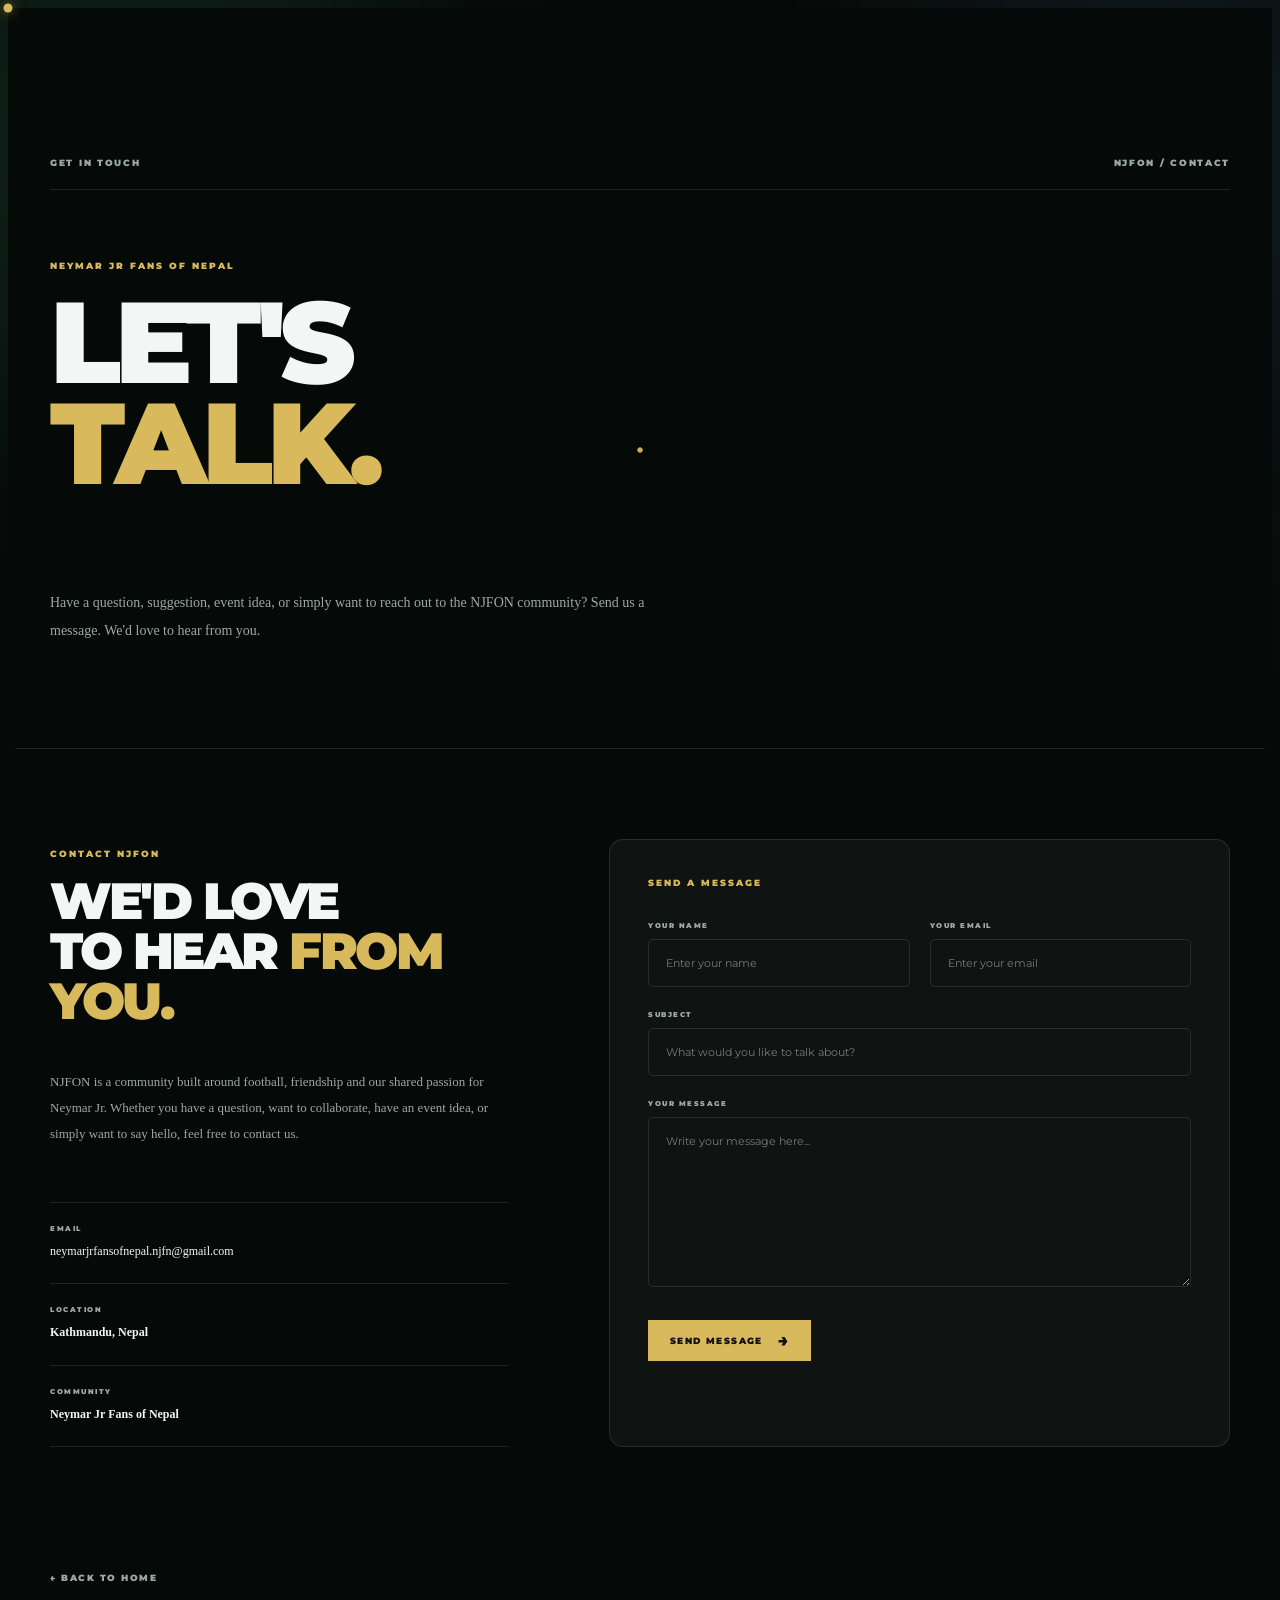
<file: contact.html>
<!DOCTYPE html>
<html lang="en">

<head>
    <meta charset="UTF-8">
    <meta name="viewport" content="width=device-width, initial-scale=1.0">

    <title>Contact | NJFON</title>

    <link rel="stylesheet" href="css/theme.css">
    <link rel="stylesheet" href="css/contact.css">

    <link
        href="https://fonts.googleapis.com/css2?family=Montserrat:wght@400;600;700;800;900&display=swap"
        rel="stylesheet"
    >
    <link rel="stylesheet" href="css/mobile.css">
</head>

<body class="theme-blend">

    <div class="cursor"></div>
    <div class="cursor-trail"></div>
    <div class="cursor-trail"></div>
    <div class="cursor-trail"></div>
    <div class="cursor-trail"></div>
    <div class="cursor-trail"></div>
    <div class="cursor-trail"></div>
    <div class="cursor-trail"></div>

    <main class="contact-page">

        <!-- =========================
             HERO
        ========================== -->

        <section class="contact-hero">

            <div class="contact-top">
                <span>GET IN TOUCH</span>
                <span>NJFON / CONTACT</span>
            </div>

            <div class="contact-heading">

                <span class="contact-kicker">
                    NEYMAR JR FANS OF NEPAL
                </span>

                <h1>
                    LET'S<br>
                    <span>TALK.</span>
                </h1>

                <p>
                    Have a question, suggestion, event idea, or simply
                    want to reach out to the NJFON community?
                    Send us a message. We'd love to hear from you.
                </p>

            </div>

        </section>


        <!-- =========================
             CONTACT CONTENT
        ========================== -->

        <section class="contact-content">

            <!-- LEFT -->

            <div class="contact-info">

                <span class="contact-label">
                    CONTACT NJFON
                </span>

                <h2>
                    WE'D LOVE<br>
                    TO HEAR <span>FROM YOU.</span>
                </h2>

                <p class="contact-intro">
                    NJFON is a community built around football,
                    friendship and our shared passion for Neymar Jr.
                    Whether you have a question, want to collaborate,
                    have an event idea, or simply want to say hello,
                    feel free to contact us.
                </p>


                <div class="contact-details">

                    <div class="contact-detail">

                        <span>EMAIL</span>

                        <a href="mailto:neymarjrfansofnepal.njfn@gmail.com">
                            neymarjrfansofnepal.njfn@gmail.com
                        </a>

                    </div>


                    <div class="contact-detail">

                        <span>LOCATION</span>

                        <strong>
                            Kathmandu, Nepal
                        </strong>

                    </div>


                    <div class="contact-detail">

                        <span>COMMUNITY</span>

                        <strong>
                            Neymar Jr Fans of Nepal
                        </strong>

                    </div>

                </div>

            </div>


            <!-- RIGHT -->

            <div class="contact-form-wrapper">

                <span class="contact-label">
                    SEND A MESSAGE
                </span>

                <form id="contactForm" class="contact-form">

                    <div class="form-row">

                        <div class="form-group">

                            <label for="name">
                                YOUR NAME
                            </label>

                            <input
                                type="text"
                                id="name"
                                name="name"
                                placeholder="Enter your name"
                                maxlength="100"
                                required
                            >

                        </div>


                        <div class="form-group">

                            <label for="email">
                                YOUR EMAIL
                            </label>

                            <input
                                type="email"
                                id="email"
                                name="email"
                                placeholder="Enter your email"
                                maxlength="150"
                                required
                            >

                        </div>

                    </div>


                    <div class="form-group">

                        <label for="subject">
                            SUBJECT
                        </label>

                        <input
                            type="text"
                            id="subject"
                            name="subject"
                            placeholder="What would you like to talk about?"
                            maxlength="200"
                            required
                        >

                    </div>


                    <div class="form-group">

                        <label for="message">
                            YOUR MESSAGE
                        </label>

                        <textarea
                            id="message"
                            name="message"
                            rows="8"
                            maxlength="5000"
                            placeholder="Write your message here..."
                            required
                        ></textarea>

                    </div>


                    <button
                        type="submit"
                        class="send-message-btn"
                        id="sendMessageBtn"
                    >
                        <span id="buttonText">
                            SEND MESSAGE
                        </span>

                        <span class="button-arrow">
                            →
                        </span>

                    </button>


                    <div
                        id="formMessage"
                        class="form-message"
                        aria-live="polite"
                    ></div>

                </form>

            </div>

        </section>


        <!-- =========================
             BACK HOME
        ========================== -->

        <section class="contact-bottom">

            <a href="index.html" class="back-home">
                ← BACK TO HOME
            </a>

        </section>

    </main>


    <!-- =========================
         CONTACT JS
    ========================== -->

    <script>
        const form = document.getElementById("contactForm");
        const button = document.getElementById("sendMessageBtn");
        const buttonText = document.getElementById("buttonText");
        const formMessage = document.getElementById("formMessage");

        form.addEventListener("submit", async function (e) {
            e.preventDefault();

            button.disabled = true;
            buttonText.textContent = "SENDING...";
            formMessage.textContent = "";
            formMessage.className = "form-message";

            const formData = new FormData(form);

            const data = {
                name: formData.get("name"),
                email: formData.get("email"),
                subject: formData.get("subject"),
                message: formData.get("message")
            };

            try {
                const response = await fetch("/api/contact", {
                    method: "POST",
                    headers: {
                        "Content-Type": "application/json"
                    },
                    body: JSON.stringify(data)
                });

                const responseText = await response.text();

                let result = {};

                try {
                    result = responseText
                        ? JSON.parse(responseText)
                        : {};
                } catch {
                    throw new Error(
                        `Server returned an invalid response (${response.status}).`
                    );
                }

                if (!response.ok) {
                    throw new Error(
                        result.error || "Unable to send your message."
                    );
                }

                formMessage.textContent =
                    "MESSAGE SENT SUCCESSFULLY. THANK YOU FOR CONTACTING NJFON.";

                formMessage.classList.add("success");
                form.reset();

            } catch (error) {
                console.error("Contact form error:", error);

                formMessage.textContent =
                    error.message ||
                    "Unable to send your message. Please try again.";

                formMessage.classList.add("error");

            } finally {
                button.disabled = false;
                buttonText.textContent = "SEND MESSAGE";
            }
        });
    </script>

    <script src="js/theme.js"></script>
    <script src="js/cursor.js"></script>
  
</body>

</html>
</file>
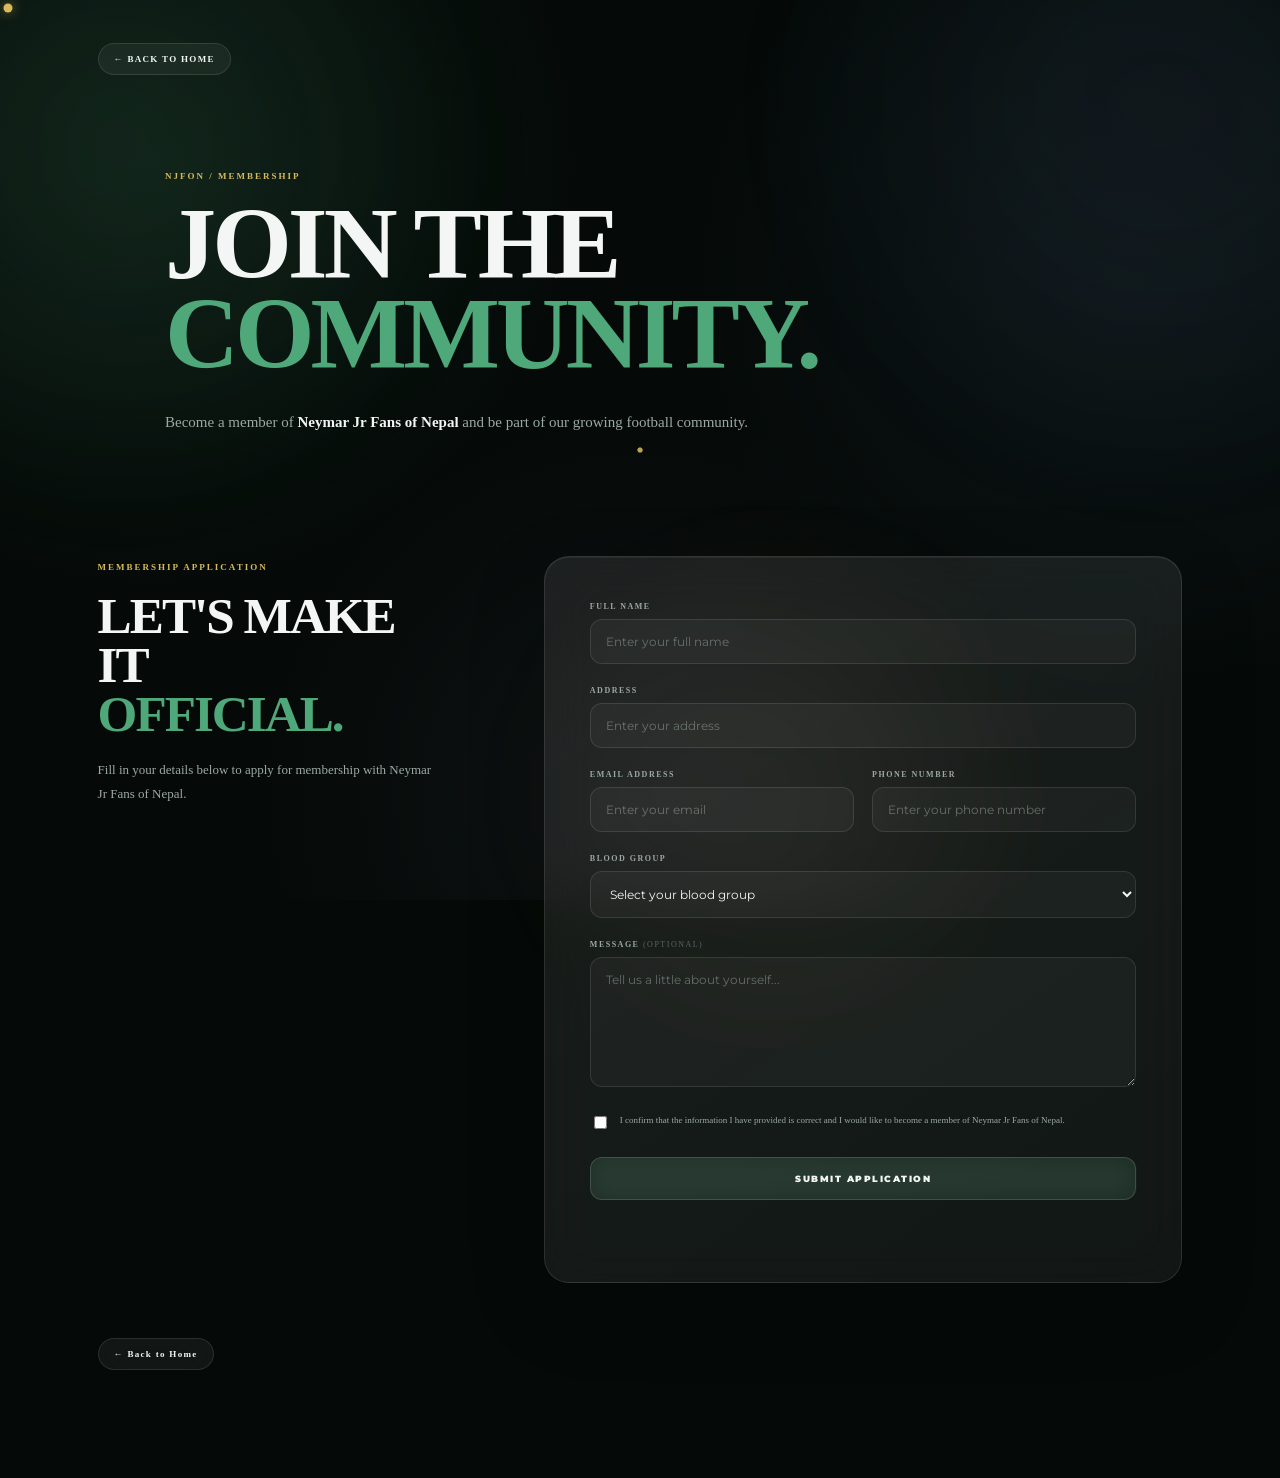
<file: membership.html>
<!DOCTYPE html>
<html lang="en">

<head>

    <meta charset="UTF-8">
    <meta
        name="viewport"
        content="width=device-width, initial-scale=1.0"
    >

    <title>Membership | NJFON</title>

   
    <link rel="stylesheet" href="css/theme.css">

    <link rel="stylesheet" href="css/membership.css">

    <link rel="stylesheet" href="css/mobile.css">

    <link
        href="https://fonts.googleapis.com/css2?family=Montserrat:wght@400;500;600;700;800;900&display=swap"
        rel="stylesheet"
    >

</head>


<body class="theme-blend">


    <!-- SAME CURSOR SYSTEM -->

    <div class="cursor"></div>

    <div class="cursor-trail"></div>
    <div class="cursor-trail"></div>
    <div class="cursor-trail"></div>
    <div class="cursor-trail"></div>
    <div class="cursor-trail"></div>


    <main class="membership-page">


        <!-- BACK HOME -->

        <a
            href="index.html"
            class="membership-back"
        >
            ← BACK TO HOME
        </a>


        <!-- HERO -->

        <section class="membership-hero">

            <span class="membership-kicker">
                NJFON / MEMBERSHIP
            </span>

            <h1>
                JOIN THE<br>
                <span>COMMUNITY.</span>
            </h1>

            <p>
                Become a member of
                <strong>Neymar Jr Fans of Nepal</strong>
                and be part of our growing football community.
            </p>

        </section>


        <!-- FORM -->

        <section class="membership-content">

            <div class="membership-intro">

                <span class="membership-label">
                    MEMBERSHIP APPLICATION
                </span>

                <h2>
                    LET'S MAKE IT<br>
                    <span>OFFICIAL.</span>
                </h2>

                <p>
                    Fill in your details below to apply for
                    membership with Neymar Jr Fans of Nepal.
                </p>

            </div>


            <div class="membership-form-wrapper">

                <form
                    id="membershipForm"
                    class="membership-form"
                >


                    <!-- NAME -->

                    <div class="membership-field">

                        <label for="name">
                            FULL NAME
                        </label>

                        <input
                            type="text"
                            id="name"
                            name="name"
                            placeholder="Enter your full name"
                            maxlength="100"
                            required
                        >

                    </div>


                    <!-- ADDRESS -->

                    <div class="membership-field">

                        <label for="address">
                            ADDRESS
                        </label>

                        <input
                            type="text"
                            id="address"
                            name="address"
                            placeholder="Enter your address"
                            maxlength="250"
                            required
                        >

                    </div>


                    <!-- EMAIL + PHONE -->

                    <div class="membership-row">

                        <div class="membership-field">

                            <label for="email">
                                EMAIL ADDRESS
                            </label>

                            <input
                                type="email"
                                id="email"
                                name="email"
                                placeholder="Enter your email"
                                maxlength="150"
                                required
                            >

                        </div>


                        <div class="membership-field">

                            <label for="phone">
                                PHONE NUMBER
                            </label>

                            <input
                                type="tel"
                                id="phone"
                                name="phone"
                                placeholder="Enter your phone number"
                                maxlength="30"
                                required
                            >

                        </div>

                    </div>


                    <!-- BLOOD GROUP -->

                    <div class="membership-field">

                        <label for="bloodGroup">
                            BLOOD GROUP
                        </label>

                        <select
                            id="bloodGroup"
                            name="bloodGroup"
                            required
                        >

                            <option value="">
                                Select your blood group
                            </option>

                            <option value="A+">A+</option>
                            <option value="A-">A-</option>
                            <option value="B+">B+</option>
                            <option value="B-">B-</option>
                            <option value="AB+">AB+</option>
                            <option value="AB-">AB-</option>
                            <option value="O+">O+</option>
                            <option value="O-">O-</option>

                        </select>

                    </div>


                    <!-- OPTIONAL MESSAGE -->

                    <div class="membership-field">

                        <label for="message">
                            MESSAGE
                            <span>(OPTIONAL)</span>
                        </label>

                        <textarea
                            id="message"
                            name="message"
                            rows="5"
                            maxlength="3000"
                            placeholder="Tell us a little about yourself..."
                        ></textarea>

                    </div>


                    <!-- AGREEMENT -->

                    <label class="membership-agreement">

                        <input
                            type="checkbox"
                            id="agreement"
                            required
                        >

                        <span>
                            I confirm that the information I have
                            provided is correct and I would like
                            to become a member of Neymar Jr
                            Fans of Nepal.
                        </span>

                    </label>


                    <!-- SUBMIT -->

                    <button
                        type="submit"
                        id="membershipSubmit"
                        class="membership-submit"
                    >
                        <span id="membershipButtonText">
                            SUBMIT APPLICATION
                        </span>
                    </button>


                    <!-- STATUS -->

                    <div
                        id="membershipMessage"
                        class="membership-message"
                    ></div>


                </form>

            </div>

        </section>

     
<a href="index.html" class="membership-back membership-back-bottom">
    ← Back to Home
</a>

    </main>


    <!-- SAME THEME SYSTEM -->

    <script src="js/theme.js"></script>
    <script src="js/membership.js"></script></body>

</html>
</file>
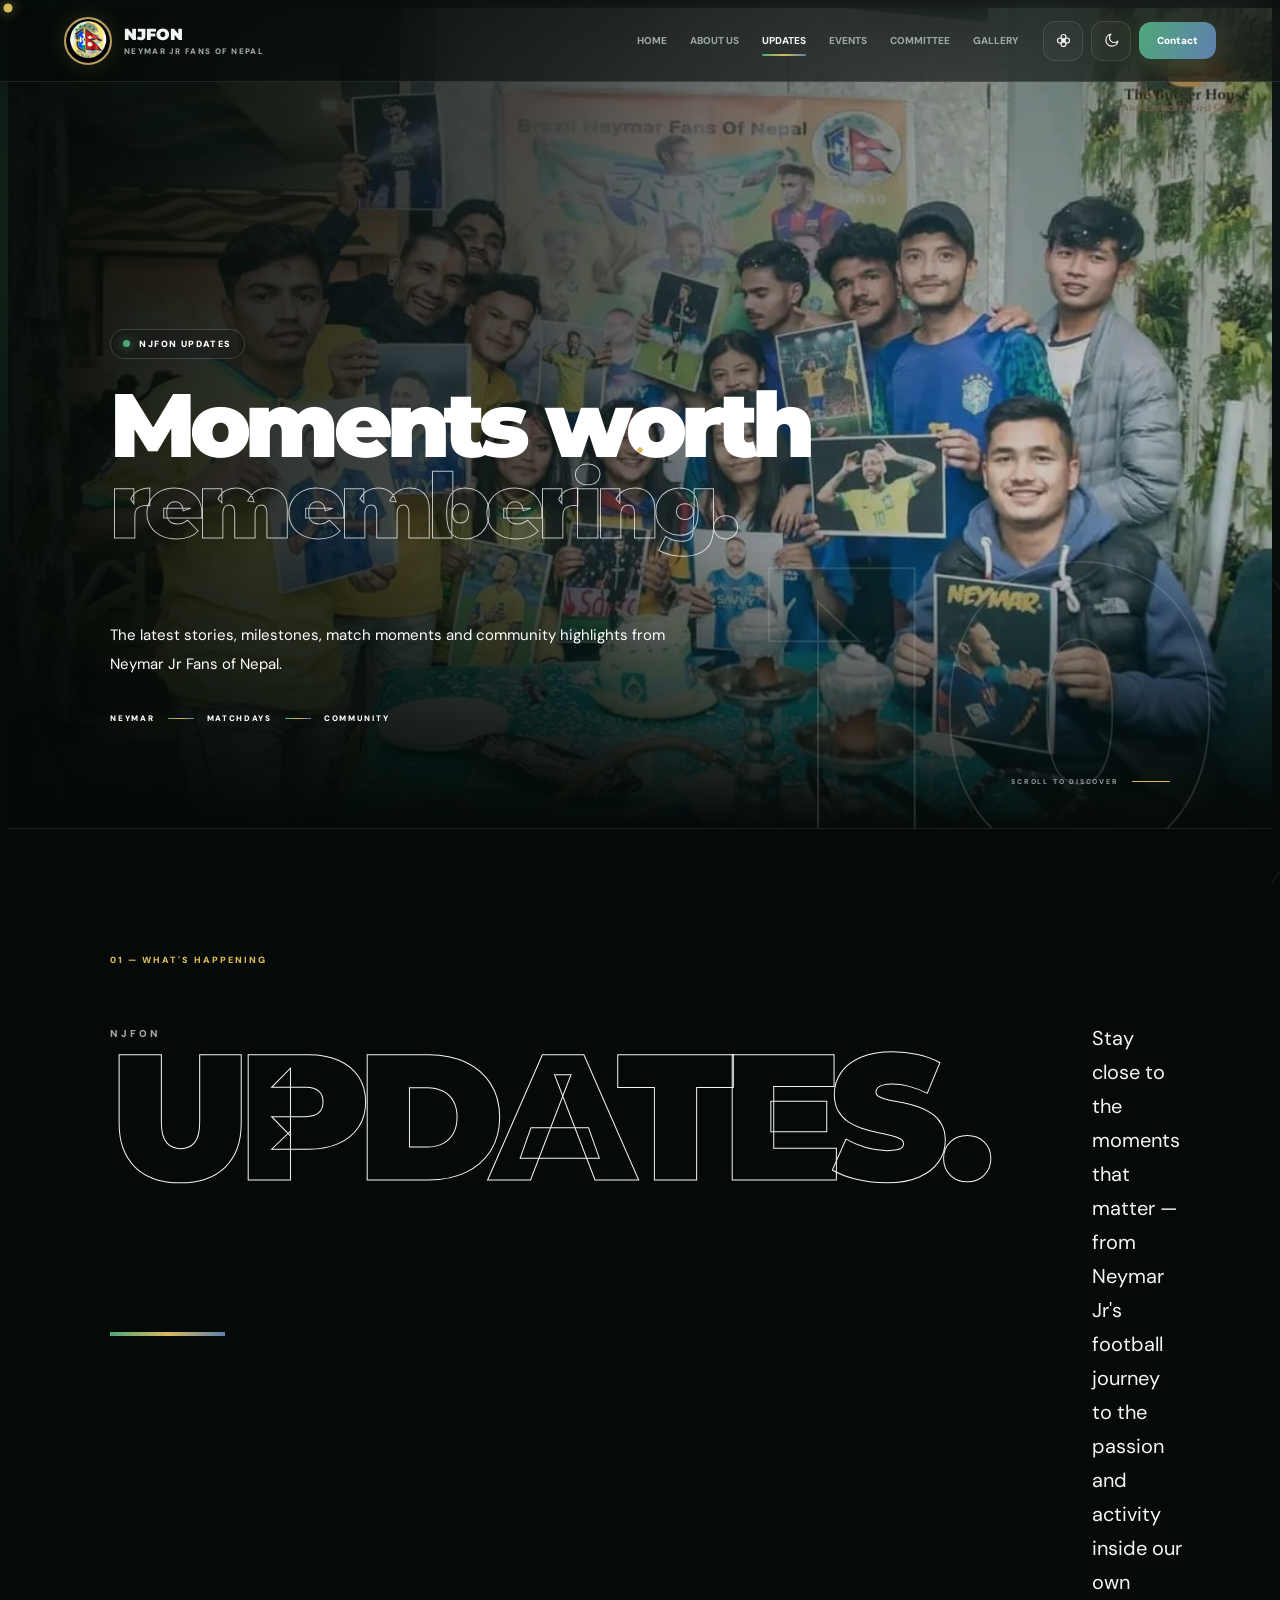
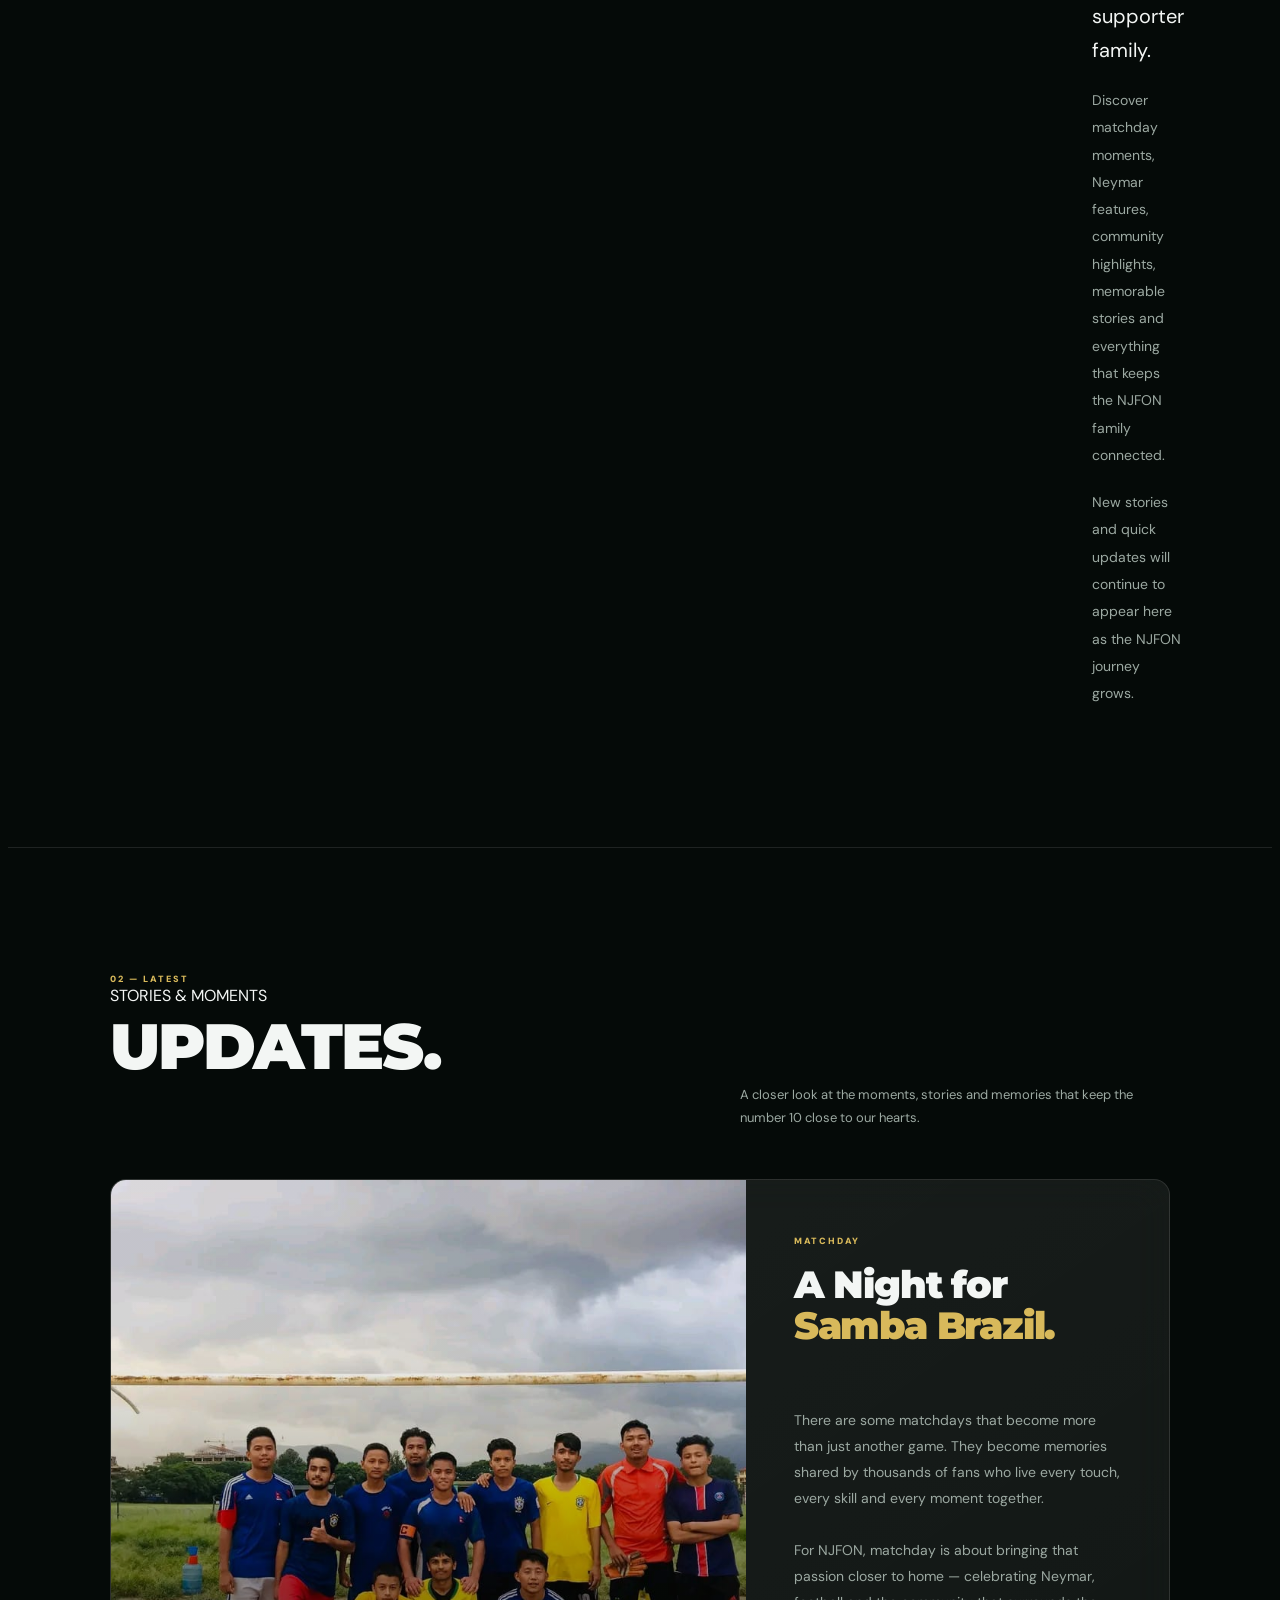
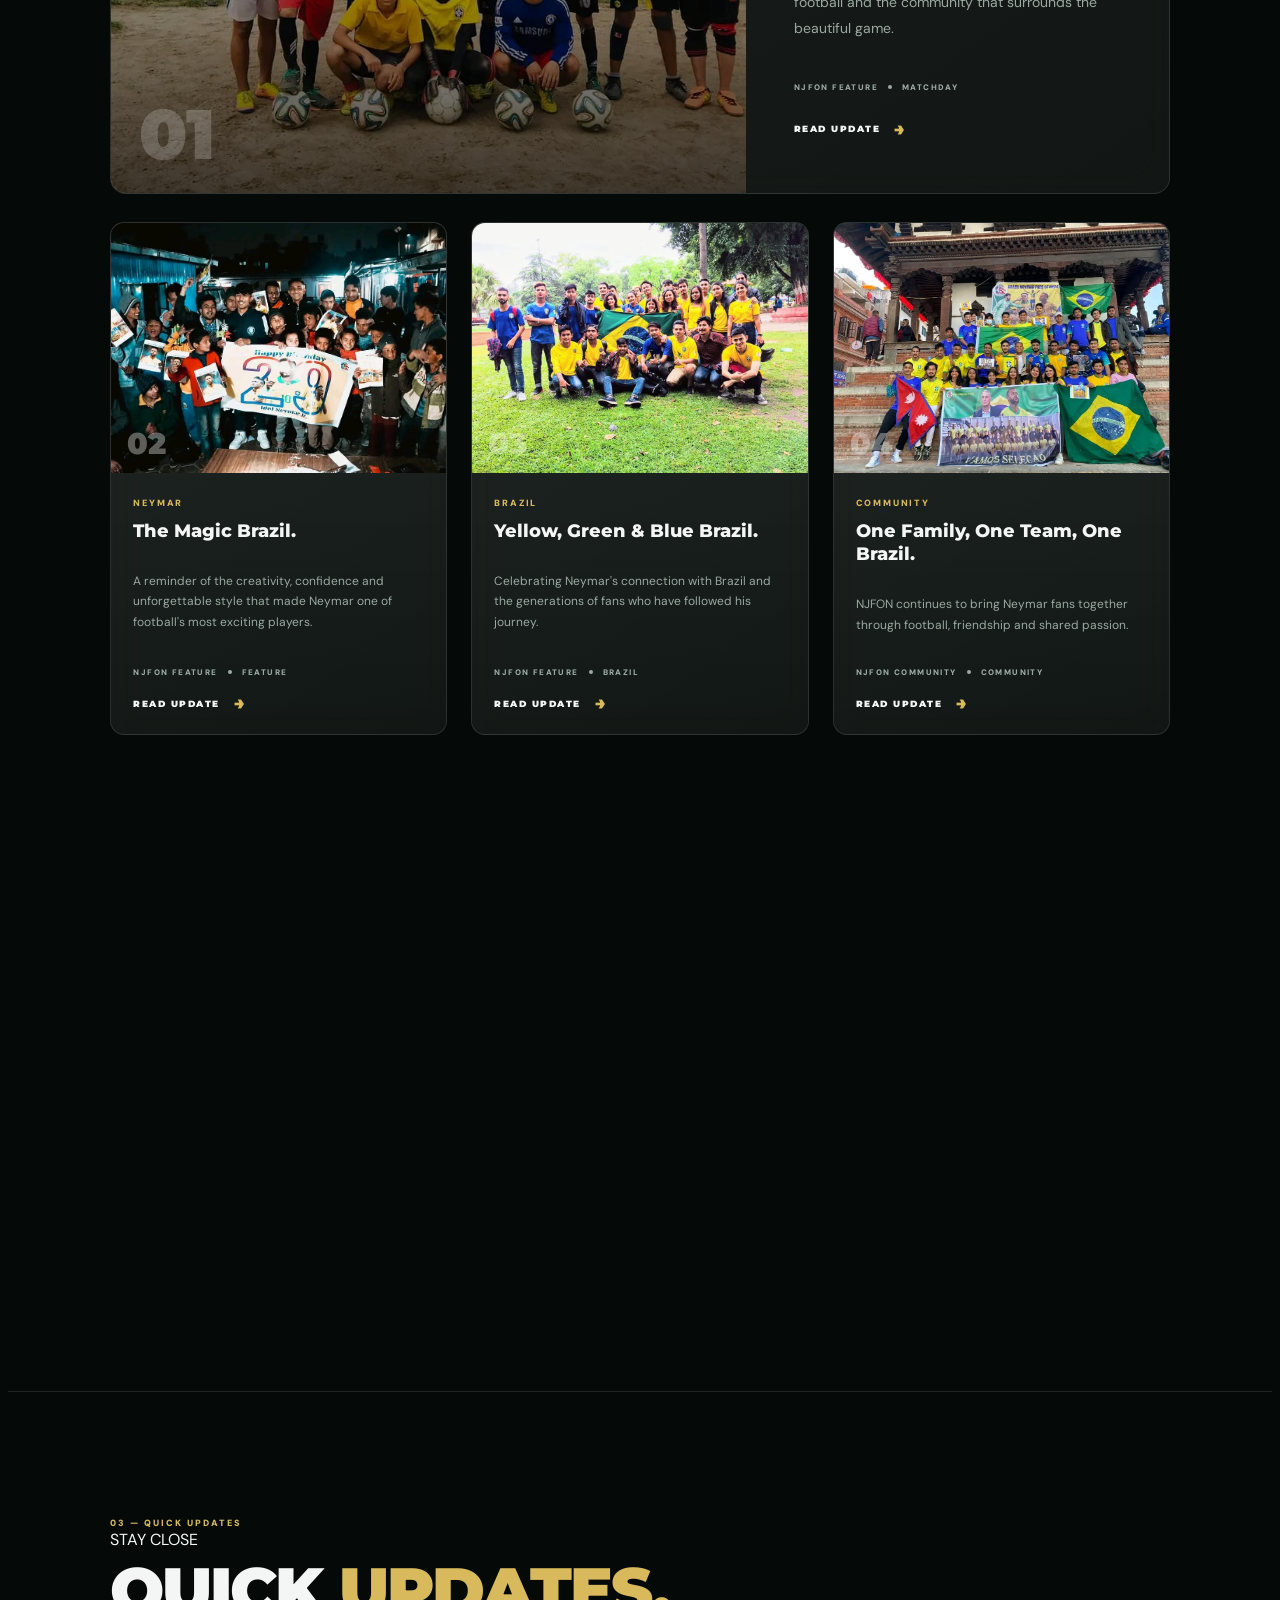
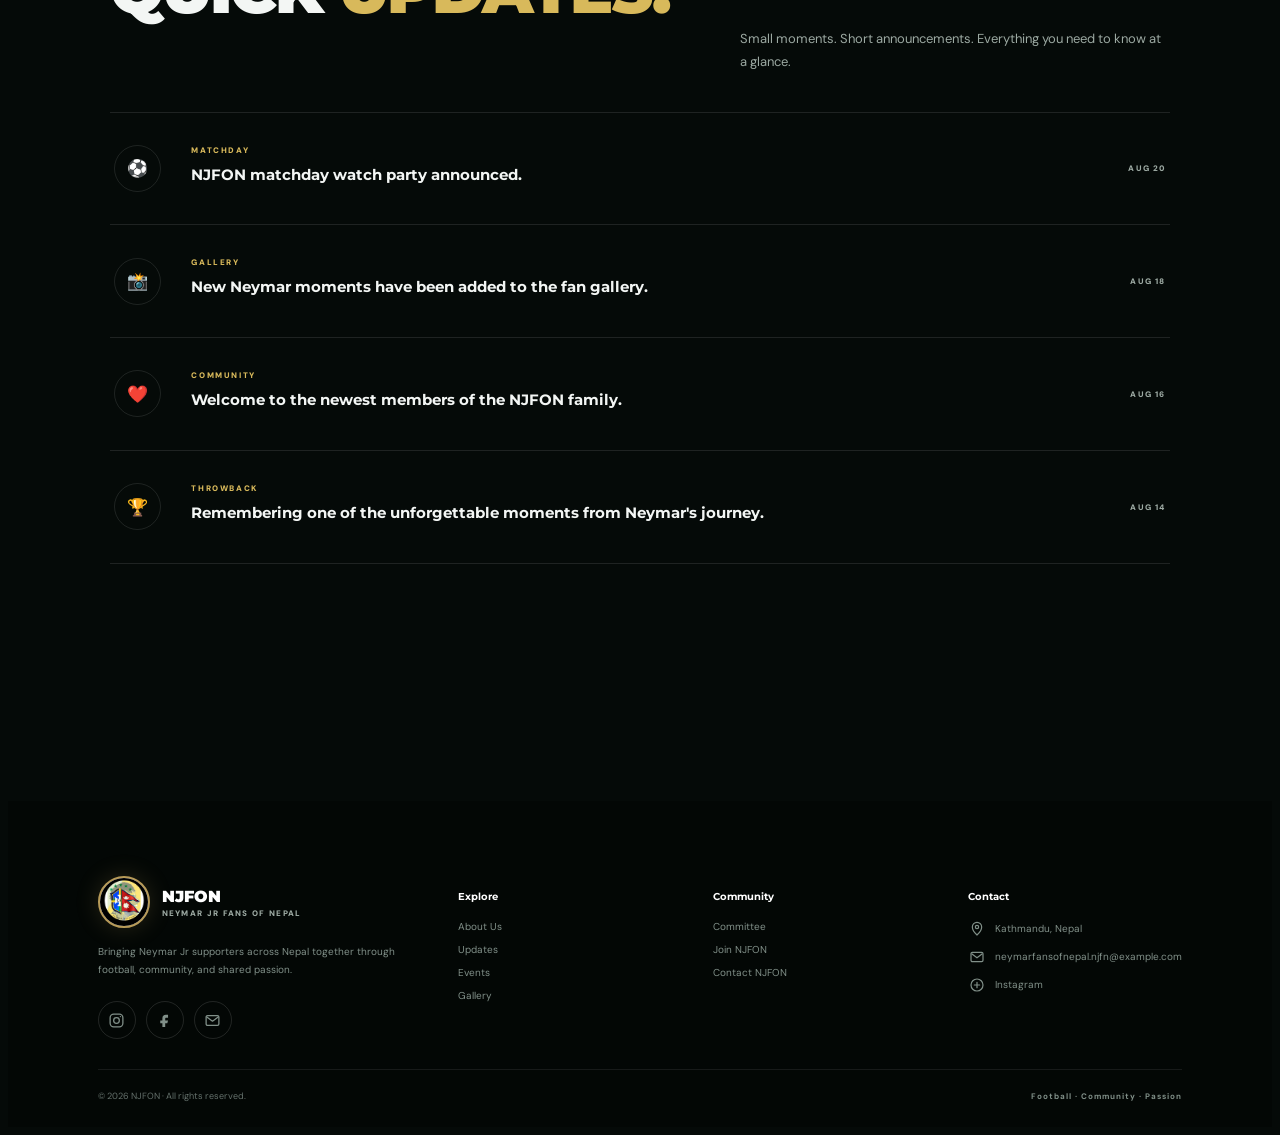
<file: updates.html>
<!DOCTYPE html>
<html lang="en">

<head>
    <meta charset="UTF-8">
    <meta name="viewport" content="width=device-width, initial-scale=1.0">

    <title>Updates — NJFON</title>

    <!-- Google Fonts -->
    <link rel="preconnect" href="https://fonts.googleapis.com">
    <link rel="preconnect" href="https://fonts.gstatic.com" crossorigin>

    <link
        href="https://fonts.googleapis.com/css2?family=DM+Sans:wght@400;500;600;700;800&family=Montserrat:wght@600;700;800;900&display=swap"
        rel="stylesheet">

    <!-- Shared / Page Styles -->
    <link rel="stylesheet" href="css/about.css">
    <link rel="stylesheet" href="css/footer.css">
    <link rel="stylesheet" href="css/updates.css">

    <!-- Shared Theme + Navigation -->
    <link rel="stylesheet" href="css/theme.css">
    <link rel="stylesheet" href="css/nav.css">
    <link rel="stylesheet" href="css/mobile.css">
</head>

<body class="theme-blend">

    <!-- =====================================================
         CUSTOM CURSOR
    ====================================================== -->

 <div class="cursor"></div>
    <div class="cursor-trail"></div>
    <div class="cursor-trail"></div>
    <div class="cursor-trail"></div>
    <div class="cursor-trail"></div>
    <div class="cursor-trail"></div>
    <div class="cursor-trail"></div>
    <div class="cursor-trail"></div>


    <!-- =====================================================
         MAIN
    ====================================================== -->

    <main>

        <!-- =================================================
             HERO
        ================================================== -->

        <section class="about-hero update-hero">

            <div class="hero-image">
                <img src="assets/img/updates.jpg" alt="Neymar Jr trophy">
            </div>

            <div class="hero-overlay"></div>
            <div class="hero-lines"></div>

            <div class="hero-content reveal">

                <span class="eyebrow">
                    <i></i>
                    NJFON Updates
                </span>

                <h1>
                    Moments worth
                    <span>remembering.</span>
                </h1>

                <p>
                    The latest stories, milestones, match moments and
                    community highlights from Neymar Jr Fans of Nepal.
                </p>

                <div class="hero-bottom">
                    <span>NEYMAR</span>
                    <b></b>
                    <span>MATCHDAYS</span>
                    <b></b>
                    <span>COMMUNITY</span>
                </div>

            </div>

            <div class="hero-mark">10</div>

            <div class="hero-scroll">
                SCROLL TO DISCOVER
                <span></span>
            </div>

        </section>


        <!-- =================================================
             INTRO
        ================================================== -->

        <section class="intro section-pad">

            <div class="section-kicker reveal">
                01 — WHAT'S HAPPENING
            </div>

            <div class="intro-grid">

                <div class="intro-title reveal">

                    <span class="small-word">
                        NJFON
                    </span>

                    <h2>
                        UPDATES.
                    </h2>

                    <div class="title-line"></div>

                </div>

                <div class="intro-copy reveal">

                    <p class="lead">
                        Stay close to the moments that matter —
                        from Neymar Jr's football journey to the
                        passion and activity inside our own supporter
                        family.
                    </p>

                    <p>
                        Discover matchday moments, Neymar features,
                        community highlights, memorable stories and
                        everything that keeps the NJFON family connected.
                    </p>

                    <p>
                        New stories and quick updates will continue to
                        appear here as the NJFON journey grows.
                    </p>

                </div>

            </div>

        </section>


        <!-- =================================================
             LATEST UPDATES
        ================================================== -->

        <section class="section-pad updates-section">

            <div class="section-kicker reveal">
                02 — LATEST
            </div>

            <div class="updates-heading reveal">

                <div>
                    <span class="small-word">
                        STORIES &amp; MOMENTS
                    </span>

                    <h2>
                        UPDATES.
                    </h2>
                </div>

                <p>
                    A closer look at the moments, stories and
                    memories that keep the number 10 close to
                    our hearts.
                </p>

            </div>


            <!-- =================================================
                 FEATURED UPDATE
            ================================================== -->

            <article class="featured-update reveal">

                <div class="featured-update-image">

                    <img
                        src="assets/img/updates-1.jpg"
                        alt="Neymar Jr matchday moment"
                    >

                    <div class="featured-overlay"></div>

                    <span class="featured-number">
                        01
                    </span>

                </div>

                <div class="featured-update-content">

                    <span class="update-tag">
                        Matchday
                    </span>

                    <h3>
                        A Night for
                        <span>Samba Brazil.</span>
                    </h3>

                    <p>
                        There are some matchdays that become more
                        than just another game. They become memories
                        shared by thousands of fans who live every
                        touch, every skill and every moment together.
                    </p>

                    <p class="featured-description">
                        For NJFON, matchday is about bringing that
                        passion closer to home — celebrating Neymar,
                        football and the community that surrounds the
                        beautiful game.
                    </p>

                    <div class="update-meta">
                        <span>NJFON FEATURE</span>
                        <span></span>
                        <span>Matchday</span>
                    </div>

                    <a class="read-update" href="update-details.html?id=featured" data-update="featured"
                    >
                        READ UPDATE
                        <span>→</span>
                    </a>

                </div>

            </article>


            <!-- =================================================
                 UPDATE CARDS
            ================================================== -->

            <div class="updates-grid">


                <!-- UPDATE 02 -->

                <article
                    class="update-card reveal"
                    data-update="02"
                >

                    <div class="update-image">

                        <img
                            src="assets/img/updates-2.jpg"
                            alt="Neymar Jr"
                        >

                        <span class="update-index">
                            02
                        </span>

                    </div>

                    <div class="update-body">

                        <span class="update-tag">
                            Neymar
                        </span>

                        <h3>
                            The Magic Brazil.
                        </h3>

                        <p>
                            A reminder of the creativity, confidence
                            and unforgettable style that made Neymar
                            one of football's most exciting players.
                        </p>

                        <div class="update-meta">
                            <span>NJFON FEATURE</span>
                            <span></span>
                            <span>Feature</span>
                        </div>

                        <a class="read-update" href="update-details.html?id=02" data-update="02"
                        >
                            READ UPDATE
                            <span>→</span>
                        </a>

                    </div>

                </article>


                <!-- UPDATE 03 -->

                <article
                    class="update-card reveal"
                    data-update="03"
                >

                    <div class="update-image">

                        <img
                            src="assets/img/updates-3.jpg"
                            alt="Brazil football moment"
                        >

                        <span class="update-index">
                            03
                        </span>

                    </div>

                    <div class="update-body">

                        <span class="update-tag">
                            Brazil
                        </span>

                        <h3>
                            Yellow, Green &amp; Blue Brazil.
                        </h3>

                        <p>
                            Celebrating Neymar's connection with
                            Brazil and the generations of fans who
                            have followed his journey.
                        </p>

                        <div class="update-meta">
                            <span>NJFON FEATURE</span>
                            <span></span>
                            <span>Brazil</span>
                        </div>

                        <a class="read-update" href="update-details.html?id=03" data-update="03"
                        >
                            READ UPDATE
                            <span>→</span>
                        </a>

                    </div>

                </article>


                <!-- UPDATE 04 -->

                <article
                    class="update-card reveal"
                    data-update="04"
                >

                    <div class="update-image">

                        <img
                            src="assets/img/updates-4.jpg"
                            alt="NJFON community"
                        >

                        <span class="update-index">
                            04
                        </span>

                    </div>

                    <div class="update-body">

                        <span class="update-tag">
                            Community
                        </span>

                        <h3>
                            One Family, One Team, One Brazil.
                        </h3>

                        <p>
                            NJFON continues to bring Neymar fans
                            together through football, friendship
                            and shared passion.
                        </p>

                        <div class="update-meta">
                            <span>NJFON COMMUNITY</span>
                            <span></span>
                            <span>Community</span>
                        </div>

                        <a class="read-update" href="update-details.html?id=04" data-update="04"
                        >
                            READ UPDATE
                            <span>→</span>
                        </a>

                    </div>

                </article>


                <!-- UPDATE 05 -->

                <article
                    class="update-card reveal"
                    data-update="05"
                >

                    <div class="update-image">

                        <img
                             src="assets/img/updates-5.jpg"
                            alt="Football trophy"
                        >

                        <span class="update-index">
                            05
                        </span>

                    </div>

                    <div class="update-body">

                        <span class="update-tag">
                            Milestone
                        </span>

                        <h3>
                            Moments That Stay With Us.
                        </h3>

                        <p>
                            Football gives us moments that remain
                            long after the final whistle. These are
                            the memories fans carry with them.
                        </p>

                        <div class="update-meta">
                            <span>NJFON FEATURE</span>
                            <span></span>
                            <span>Milestone</span>
                        </div>

                        <a class="read-update" href="update-details.html?id=05" data-update="05"
                        >
                            READ UPDATE
                            <span>→</span>
                        </a>

                    </div>

                </article>


                <!-- UPDATE 06 -->

                <article
                    class="update-card reveal"
                    data-update="06"
                >

                    <div class="update-image">

                        <img
                            src="assets/img/updates-6.jpg"
                            alt="Neymar Jr fan culture"
                        >

                        <span class="update-index">
                            06
                        </span>

                    </div>

                    <div class="update-body">

                        <span class="update-tag">
                            NJFON
                        </span>

                        <h3>
                            More Than Just Football.
                        </h3>

                        <p>
                            NJFON is built around more than a player.
                            It is about the friendships, memories
                            and passion shared by fans.
                        </p>

                        <div class="update-meta">
                            <span>NJFON STORY</span>
                            <span></span>
                            <span>Community</span>
                        </div>

                        <a class="read-update" href="update-details.html?id=06" data-update="06"
                        >
                            READ UPDATE
                            <span>→</span>
                        </a>

                    </div>

                </article>

            </div>

        </section>


        <!-- =================================================
             QUICK UPDATES
        ================================================== -->

        <section class="section-pad quick-section">

            <div class="section-kicker reveal">
                03 — QUICK UPDATES
            </div>

            <div class="quick-heading reveal">

                <div>
                    <span class="small-word">
                        STAY CLOSE
                    </span>

                    <h2>
                        QUICK <span>UPDATES.</span>
                    </h2>
                </div>

                <p>
                    Small moments. Short announcements.
                    Everything you need to know at a glance.
                </p>

            </div>


            <div class="quick-list">


                <div class="quick-item reveal">

                    <div class="quick-icon">
                        ⚽
                    </div>

                    <div class="quick-content">

                        <span>
                            MATCHDAY
                        </span>

                        <h3>
                            NJFON matchday watch party announced.
                        </h3>

                    </div>

                    <time>
                        AUG 20
                    </time>

                </div>


                <div class="quick-item reveal">

                    <div class="quick-icon">
                        📸
                    </div>

                    <div class="quick-content">

                        <span>
                            GALLERY
                        </span>

                        <h3>
                            New Neymar moments have been added
                            to the fan gallery.
                        </h3>

                    </div>

                    <time>
                        AUG 18
                    </time>

                </div>


                <div class="quick-item reveal">

                    <div class="quick-icon">
                        ❤️
                    </div>

                    <div class="quick-content">

                        <span>
                            COMMUNITY
                        </span>

                        <h3>
                            Welcome to the newest members of
                            the NJFON family.
                        </h3>

                    </div>

                    <time>
                        AUG 16
                    </time>

                </div>


                <div class="quick-item reveal">

                    <div class="quick-icon">
                        🏆
                    </div>

                    <div class="quick-content">

                        <span>
                            THROWBACK
                        </span>

                        <h3>
                            Remembering one of the unforgettable
                            moments from Neymar's journey.
                        </h3>

                    </div>

                    <time>
                        AUG 14
                    </time>

                </div>


                <div class="quick-item reveal">

                    <div class="quick-icon">
                        🇧🇷
                    </div>

                    <div class="quick-content">

                        <span>
                            BRAZIL
                        </span>

                        <h3>
                            The number 10 continues to inspire
                            another generation of Brazilian fans.
                        </h3>

                    </div>

                    <time>
                        AUG 12
                    </time>

                </div>

            </div>

        </section>


        

    </main>


      <!-- =====================================================
     FOOTER
===================================================== -->

    <footer id="contact">

        <div class="footer-grid">

            <!-- BRAND -->
            <div class="footer-brand">

                <div class="logo">

                    <div class="logo-circle">
                        <img src="assets/img/njfn-logo.jpeg" alt="NJFON">
                    </div>

                    <div class="logo-text">
                        NJFON
                        <small>Neymar Jr Fans of Nepal</small>
                    </div>

                </div>

                <p>
                    Bringing Neymar Jr supporters across Nepal together through football, community, and shared passion.
                </p>

                <!-- SOCIAL ICONS -->
                <div class="footer-social">

                    <a href="#" aria-label="Instagram" title="Instagram">
                        <svg viewBox="0 0 24 24">
                            <rect x="3" y="3" width="18" height="18" rx="5" fill="none" stroke="currentColor"
                                stroke-width="1.8" />
                            <circle cx="12" cy="12" r="4" fill="none" stroke="currentColor" stroke-width="1.8" />
                            <circle cx="17.5" cy="6.5" r="1" fill="currentColor" />
                        </svg>
                    </a>

                    <a href="#" aria-label="Facebook" title="Facebook">
                        <svg viewBox="0 0 24 24">
                            <path d="M14 8h3V4h-3c-3.3 0-5 2-5 5v3H6v4h3v5h4v-5h3l1-4h-4V9c0-.7.3-1 1-1Z"
                                fill="currentColor" />
                        </svg>
                    </a>

                    <a href="mailto:neymarfansofnepal.njfn@example.com" aria-label="Email" title="Email">
                        <svg viewBox="0 0 24 24">
                            <rect x="3" y="5" width="18" height="14" rx="2" fill="none" stroke="currentColor"
                                stroke-width="1.8" />
                            <path d="m4 7 8 6 8-6" fill="none" stroke="currentColor" stroke-width="1.8"
                                stroke-linecap="round" stroke-linejoin="round" />
                        </svg>
                    </a>

                </div>

            </div>


            <!-- EXPLORE -->
            <div class="footer-column">

                <h4>Explore</h4>

                <a href="about.html">About Us</a>
                <a href="updates.html">Updates</a>
                <a href="events.html">Events</a>
                <a href="gallery.html">Gallery</a>

            </div>


            <!-- COMMUNITY -->
            <div class="footer-column">

                <h4>Community</h4>

                <a href="committee.html">Committee</a>
                <a href="membership.html">Join NJFON</a>
                <a href="contact.html">Contact NJFON</a>

            </div>


            <!-- CONTACT -->
            <div class="footer-column">

                <h4>Contact</h4>

                <a href="#" class="footer-contact-item">

                    <span class="footer-icon">
                        <svg viewBox="0 0 24 24">
                            <path d="M12 21s7-6.2 7-12A7 7 0 0 0 5 9c0 5.8 7 12 7 12Z" fill="none" stroke="currentColor"
                                stroke-width="1.8" />
                            <circle cx="12" cy="9" r="2.5" fill="none" stroke="currentColor" stroke-width="1.8" />
                        </svg>
                    </span>

                    Kathmandu, Nepal

                </a>


                <a href="mailto:neymarfansofnepal.njfn@example.com" class="footer-contact-item">

                    <span class="footer-icon">
                        <svg viewBox="0 0 24 24">
                            <rect x="3" y="5" width="18" height="14" rx="2" fill="none" stroke="currentColor"
                                stroke-width="1.8" />
                            <path d="m4 7 8 6 8-6" fill="none" stroke="currentColor" stroke-width="1.8" />
                        </svg>
                    </span>

                    neymarfansofnepal.njfn@example.com

                </a>


                <a href="#" class="footer-contact-item">

                    <span class="footer-icon">
                        <svg viewBox="0 0 24 24">
                            <circle cx="12" cy="12" r="9" fill="none" stroke="currentColor" stroke-width="1.8" />
                            <path d="M8 12h8M12 8v8" fill="none" stroke="currentColor" stroke-width="1.8"
                                stroke-linecap="round" />
                        </svg>
                    </span>

                    Instagram

                </a>

            </div>

        </div>


        <!-- =================================================
         FOOTER BOTTOM
    ================================================= -->

        <div class="footer-bottom">

            <!-- LEFT -->
            <div class="footer-bottom-left">
                © 2026 NJFON · All rights reserved.
            </div>


            <!-- RIGHT -->
            <div class="footer-bottom-right">
                Football · Community · Passion
            </div>

        </div>


       

    </footer>


    <!-- =====================================================
         SHARED SITE SCRIPTS
    ====================================================== -->

    <script src="js/about.js"></script>
    <script src="js/nav.js"></script>
    <script src="js/theme.js"></script>
<script src="js/updates.js"></script>

    <!-- =====================================================
         UPDATE READER SCRIPT
    ====================================================== -->

  

    <script src="js/cursor.js"></script>
</body>

</html>
</file>
<file: css/about.css>
body {
    font-family: "DM Sans", sans-serif;
    background: var(--bg);
    color: var(--text);
    overflow-x: hidden;
    transition: .5s ease
}



a {
    text-decoration: none;
    color: inherit
}

button {
    font: inherit
}

img {
    display: block;
    max-width: 100%
}

body::before {
    content: "10";
    position: fixed;
    z-index: -5;
    right: -55px;
    bottom: -120px;
    font: 900 min(46vw, 680px)/1 Montserrat;
    color: transparent;
    -webkit-text-stroke: 2px var(--outline);
    pointer-events: none
}

body::after {
    content: "10";
    position: fixed;
    z-index: -5;
    left: -120px;
    top: 26%;
    font: 900 300px/1 Montserrat;
    color: transparent;
    -webkit-text-stroke: 1px var(--outline);
    transform: rotate(-12deg);
    pointer-events: none;
    opacity: .65
}























.theme-neon {
    background: linear-gradient(135deg, #00ff85, #faff00, #00b7ff)
}

.theme-violet {
    background: linear-gradient(135deg, #ab79da, #6366f1, #31d8f2)
}





.section-pad {
    padding: 125px clamp(25px, 8vw, 120px);
    border-top: 1px solid var(--line)
}

.section-kicker {
    font-size: 9px;
    font-weight: 900;
    letter-spacing: 2px;
    color: var(--yellow)
}

.eyebrow {
    display: inline-flex;
    align-items: center;
    gap: 9px;
    padding: 8px 12px;
    border: 1px solid rgba(255, 255, 255, .18);
    border-radius: 50px;
    background: rgba(0, 0, 0, .18);
    backdrop-filter: blur(10px);
    font-size: 9px;
    font-weight: 900;
    letter-spacing: 1.4px;
    text-transform: uppercase
}

.eyebrow i {
    width: 7px;
    height: 7px;
    border-radius: 50%;
    background: var(--green);
    box-shadow: 0 0 12px var(--green)
}

.about-hero {
    position: relative;
    min-height: 820px;
    display: flex;
    align-items: flex-end;
    overflow: hidden
}

.hero-image,
.hero-overlay,
.hero-lines {
    position: absolute;
    inset: 0
}

.hero-image img {
    width: 100%;
    height: 100%;
    object-fit: cover;
    object-position: center 38%;
    filter: saturate(.9)
}

.hero-overlay {
    background: linear-gradient(90deg, rgba(3, 9, 6, .95) 0%, rgba(3, 9, 6, .68) 42%, rgba(3, 9, 6, .18) 78%), linear-gradient(0deg, var(--bg) 0%, transparent 35%, rgba(0, 0, 0, .18) 100%)
}

.hero-lines {
    opacity: .13;
    background-image: linear-gradient(rgba(255, 255, 255, .1) 1px, transparent 1px), linear-gradient(90deg, rgba(255, 255, 255, .1) 1px, transparent 1px);
    background-size: 90px 90px;
    mask-image: linear-gradient(to bottom, transparent, black 30%, black 70%, transparent)
}

.hero-content {
    position: relative;
    z-index: 3;
    width: min(900px, 78%);
    margin: 0 clamp(25px, 8vw, 120px) 105px
}

.about-hero .hero-content,
.about-hero .hero-content h1,
.about-hero .hero-content p,
.about-hero .hero-content .hero-bottom,
.about-hero .hero-content .eyebrow {
    color:#fff;
}

.about-hero .hero-content h1 span {
    color:transparent;
    -webkit-text-stroke:1px rgba(255,255,255,.72);
}

.hero-content h1 {
    margin-top: 25px;
    font: 900 clamp(50px, 7vw, 102px)/.91 Montserrat;
    letter-spacing: -6px
}

.hero-content h1 span {
    color: transparent;
    -webkit-text-stroke: 1px rgba(255, 255, 255, .7)
}

.hero-content p {
    max-width: 590px;
    margin-top: 27px;
    color: rgba(245, 248, 246, .72);
    font-size: 15px;
    line-height: 1.9
}

.hero-bottom {
    display: flex;
    align-items: center;
    gap: 13px;
    margin-top: 35px;
    color: rgba(255, 255, 255, .6);
    font-size: 8px;
    font-weight: 900;
    letter-spacing: 1.7px
}

.hero-bottom b {
    width: 26px;
    height: 1px;
    background: linear-gradient(90deg, var(--green), var(--yellow), var(--blue))
}

.hero-mark {
    position: absolute;
    right: 4vw;
    bottom: -45px;
    z-index: 2;
    font: 900 min(32vw, 450px)/.8 Montserrat;
    color: transparent;
    -webkit-text-stroke: 2px rgba(255, 255, 255, .12);
    pointer-events: none
}

.hero-scroll {
    position: absolute;
    z-index: 4;
    right: clamp(25px, 8vw, 120px);
    bottom: 42px;
    display: flex;
    align-items: center;
    gap: 13px;
    color: rgba(255, 255, 255, .55);
    font-size: 7px;
    font-weight: 900;
    letter-spacing: 1.8px
}

.hero-scroll span {
    width: 38px;
    height: 1px;
    background: var(--yellow)
}

.intro {
    background: var(--bg)
}

.intro-grid {
    display: grid;
    grid-template-columns: .9fr 1.1fr;
    gap: 110px;
    margin-top: 55px
}

.intro-title .small-word {
    font-size: 10px;
    font-weight: 900;
    letter-spacing: 3px;
    color: var(--muted)
}

.intro-title h2 {
    margin-top: 7px;
    font: 900 clamp(85px, 14vw, 190px)/.75 Montserrat;
    letter-spacing: -12px;
    color: transparent;
    -webkit-text-stroke: 1px var(--text)
}

.title-line {
    width: 115px;
    height: 4px;
    margin-top: 25px;
    background: linear-gradient(90deg, var(--green), var(--yellow), var(--blue))
}

.intro-copy {
    max-width: 680px
}

.intro-copy p {
    margin-top: 20px;
    color: var(--muted);
    font-size: 14px;
    line-height: 1.95
}

.intro-copy .lead {
    margin-top: 0;
    color: var(--text);
    font-size: 20px;
    line-height: 1.7
}

.statement-section {
    position: relative;
    min-height: 510px;
    display: grid;
    place-items: center;
    text-align: center;
    overflow: hidden;
    border-top: 1px solid var(--line);
    border-bottom: 1px solid var(--line)
}

.statement-glow {
    position: absolute;
    width: 700px;
    height: 350px;
    background: radial-gradient(ellipse, color-mix(in srgb, var(--green) 18%, transparent), transparent 70%);
    filter: blur(20px)
}

.statement {
    position: relative;
    z-index: 2
}

.statement span {
    display: flex;
    color: var(--muted);
    font-size: 9px;
    font-weight: 900;
    letter-spacing: 3px
}

.statement strong {
    display: flex;
    margin-top: 22px;
    font: 900 clamp(40px, 6vw, 85px)/.94 Montserrat;
    letter-spacing: -4px
}

.statement strong::first-line {
    color: transparent;
    -webkit-text-stroke: 1px var(--text)
}

.story {
    background: var(--section)
}

.story-heading {
    display: flex;
    justify-content: space-between;
    align-items: end;
    gap: 40px;
    margin-top: 45px
}

.story-heading h2 {
    font: 900 clamp(46px, 6vw, 82px)/.9 Montserrat;
    letter-spacing: -5px
}

.story-heading h2 span {
    color: var(--yellow)
}

.story-heading p {
    max-width: 300px;
    color: var(--muted);
    font-size: 12px;
    line-height: 1.7
}

.story-grid {
    display: grid;
    grid-template-columns: .8fr 1.2fr;
    gap: 100px;
    align-items: center;
    margin-top: 90px
}

.year-block {
    position: relative;
    display: flex;
    align-items: flex-end;
    min-height: 280px
}

.year-block span,
.year-block strong {
    font: 900 clamp(120px, 17vw, 230px)/.7 Montserrat;
    letter-spacing: -16px
}

.year-block span {
    color: transparent;
    -webkit-text-stroke: 1px var(--muted)
}

.year-block strong {
    color: var(--yellow);
    margin-left: -10px
}

.year-block small {
    position: absolute;
    left: 5px;
    bottom: -32px;
    color: var(--muted);
    font-size: 8px;
    font-weight: 900;
    letter-spacing: 2px
}

.story-copy {
    max-width: 650px
}

.story-copy p {
    margin-top: 20px;
    color: var(--muted);
    font-size: 14px;
    line-height: 1.95
}

.story-copy .lead {
    margin-top: 0;
    color: var(--text);
    font-size: 20px;
    line-height: 1.7
}

.journey {
    background: var(--bg)
}

.journey-intro {
    max-width: 900px;
    margin-top: 45px
}

.journey-intro h2 {
    font: 900 clamp(44px, 6vw, 80px)/.95 Montserrat;
    letter-spacing: -5px
}

.journey-intro h2 span {
    color: transparent;
    -webkit-text-stroke: 1px var(--muted)
}

.journey-track {
    position: relative;
    max-width: 1050px;
    margin: 80px auto 0
}

.journey-track::before {
    content: "";
    position: absolute;
    left: 96px;
    top: 0;
    bottom: 0;
    width: 1px;
    background: linear-gradient(var(--green), var(--yellow), var(--blue), transparent)
}

.journey-item {
    display: grid;
    grid-template-columns: 150px 30px 1fr;
    gap: 25px;
    min-height: 190px
}

.journey-year {
    font: 900 11px Montserrat;
    color: var(--yellow);
    letter-spacing: 1px
}

.journey-dot {
    position: relative;
    width: 11px;
    height: 11px;
    margin-top: 1px;
    border-radius: 50%;
    background: var(--green);
    box-shadow: 0 0 16px var(--green)
}

.journey-item span {
    font-size: 8px;
    font-weight: 900;
    letter-spacing: 1.5px;
    color: var(--muted)
}

.journey-item h3 {
    margin-top: 9px;
    font: 800 25px Montserrat
}

.journey-item p {
    max-width: 600px;
    margin-top: 10px;
    color: var(--muted);
    font-size: 12px;
    line-height: 1.8
}

.purpose {
    background: var(--section)
}

.purpose-head {
    display: grid;
    grid-template-columns: 1.2fr .8fr;
    gap: 80px;
    align-items: end;
    margin-top: 45px
}

.purpose-head h2 {
    font: 900 clamp(45px, 6vw, 82px)/.9 Montserrat;
    letter-spacing: -5px
}

.purpose-head h2 span {
    color: transparent;
    -webkit-text-stroke: 1px var(--muted)
}

.purpose-head p {
    max-width: 390px;
    color: var(--muted);
    font-size: 14px;
    line-height: 1.9
}

.purpose-grid {
    display: grid;
    grid-template-columns: repeat(3, 1fr);
    gap: 15px;
    margin-top: 70px
}

.purpose-card {
    min-height: 300px;
    padding: 28px;
    border: 1px solid var(--line);
    border-radius: 24px;
    background: rgba(255, 255, 255, .02);
    transition: .35s
}

.purpose-card:hover {
    transform: translateY(-8px);
    border-color: var(--yellow)
}

.purpose-card span {
    color: var(--yellow);
    font-size: 9px;
    font-weight: 900
}

.purpose-card h3 {
    margin-top: 65px;
    font: 900 25px Montserrat;
    letter-spacing: 1px
}

.purpose-card p {
    margin-top: 13px;
    color: var(--muted);
    font-size: 12px;
    line-height: 1.8
}

.goals {
    display: grid;
    grid-template-columns: .9fr 1.1fr;
    gap: 90px;
    background: var(--bg)
}

.goals-image {
    position: relative;
    min-height: 650px;
    overflow: hidden;
    border-radius: 25px;
    border: 1px solid var(--line)
}

.goals-image::after {
    content: "";
    position: absolute;
    inset: 0;
    background: linear-gradient(0deg, rgba(3, 9, 6, .8), transparent 60%), linear-gradient(120deg, color-mix(in srgb, var(--green) 20%, transparent), transparent 45%, color-mix(in srgb, var(--blue) 15%, transparent))
}

.goals-image img {
    width: 100%;
    height: 100%;
    object-fit: cover;
    object-position: center
}

.image-tag {
    position: absolute;
    z-index: 2;
    bottom: 24px;
    left: 24px;
    padding: 9px 12px;
    border: 1px solid rgba(255, 255, 255, .2);
    border-radius: 50px;
    background: rgba(0, 0, 0, .25);
    backdrop-filter: blur(10px);
    font-size: 7px;
    font-weight: 900;
    letter-spacing: 1.5px
}

.goals-content h2 {
    margin-top: 35px;
    font: 900 clamp(46px, 6vw, 78px)/.9 Montserrat;
    letter-spacing: -5px
}

.goals-content h2 span {
    color: transparent;
    -webkit-text-stroke: 1px var(--muted)
}

.goals-content>.lead {
    margin-top: 25px;
    color: var(--muted);
    font-size: 14px;
    line-height: 1.8
}

.goal-list {
    margin-top: 38px;
    border-top: 1px solid var(--line)
}

.goal {
    display: grid;
    grid-template-columns: 35px 1fr;
    gap: 12px;
    padding: 17px 0;
    border-bottom: 1px solid var(--line)
}

.goal b {
    font-size: 8px;
    color: var(--yellow)
}

.goal span {
    font-size: 12px;
    line-height: 1.7
}

.beliefs {
    background: var(--section)
}

.beliefs-heading {
    margin: 45px 0 65px
}

.beliefs-heading h2 {
    font: 900 clamp(45px, 6vw, 78px)/.9 Montserrat;
    letter-spacing: -5px
}

.beliefs-heading h2 span {
    color: transparent;
    -webkit-text-stroke: 1px var(--muted)
}

.belief-row {
    display: grid;
    grid-template-columns: 80px 1fr 1fr;
    align-items: center;
    gap: 30px;
    padding: 28px 0;
    border-top: 1px solid var(--line)
}

.belief-row:last-child {
    border-bottom: 1px solid var(--line)
}

.belief-row>span {
    font-size: 9px;
    color: var(--yellow);
    font-weight: 900
}

.belief-row h3 {
    font: 900 clamp(25px, 3vw, 45px) Montserrat;
    letter-spacing: -1px
}

.belief-row p {
    max-width: 420px;
    color: var(--muted);
    font-size: 12px;
    line-height: 1.8
}

.vision {
    position: relative;
    min-height: 720px;
    display: flex;
    align-items: center;
    padding: 120px clamp(25px, 8vw, 120px);
    overflow: hidden
}

.vision-bg {
    position: absolute;
    inset: 0;
    background: linear-gradient(90deg, rgba(3, 9, 6, .96) 10%, rgba(3, 9, 6, .7) 48%, rgba(3, 9, 6, .3)), url("../assets/img/about-2.jpg") center/cover;
    opacity: .65
}

.vision-grid {
    position: absolute;
    inset: 0;
    opacity: .09;
    background-image: linear-gradient(rgba(255, 255, 255, .12) 1px, transparent 1px), linear-gradient(90deg, rgba(255, 255, 255, .12) 1px, transparent 1px);
    background-size: 80px 80px
}

.vision-content {
    position: relative;
    z-index: 2;
    max-width: 900px
}

.vision-label {
    margin-top: 45px;
    color: rgba(255, 255, 255, .45);
    font-size: 8px;
    font-weight: 900;
    letter-spacing: 2px
}

.vision-content h2 {
    margin-top: 18px;
    font: 900 clamp(48px, 7vw, 95px)/.9 Montserrat;
    letter-spacing: -6px
}

.vision-content h2 span {
    color: transparent;
    -webkit-text-stroke: 1px rgba(255, 255, 255, .7)
}

.vision-copy {
    max-width: 650px;
    margin-top: 30px;
    color: rgba(255, 255, 255, .65);
    font-size: 14px;
    line-height: 1.9
}

.vision-10 {
    position: absolute;
    right: -20px;
    bottom: -100px;
    font: 900 500px/.75 Montserrat;
    color: transparent;
    -webkit-text-stroke: 2px rgba(255, 255, 255, .1)
}

.closing {
    position: relative;
    min-height: 620px;
    display: flex;
    flex-direction: column;
    justify-content: center;
    text-align: center;
    overflow: hidden
}

.closing::before {
    content: "";
    position: absolute;
    width: 650px;
    height: 350px;
    left: 50%;
    top: 50%;
    transform: translate(-50%, -50%);
    background: radial-gradient(ellipse, color-mix(in srgb, var(--green) 13%, transparent), transparent 70%);
    filter: blur(20px)
}

.closing-top,
.closing-content {
    position: relative;
    z-index: 2
}

.closing-top {
    display: flex;
    justify-content: center;
    align-items: center;
    gap: 15px;
    color: var(--muted);
    font-size: 8px;
    font-weight: 900;
    letter-spacing: 2px
}

.closing-top i {
    width: 35px;
    height: 1px;
    background: var(--yellow)
}

.closing-content p {
    margin-top: 55px;
    color: var(--muted);
    font-size: 12px;
    letter-spacing: 1px
}

.closing-content h2 {
    margin-top: 17px;
    font: 900 clamp(50px, 7vw, 95px)/.88 Montserrat;
    letter-spacing: -6px
}

.closing-content h2 span {
    color: transparent;
    -webkit-text-stroke: 1px var(--muted)
}

.closing-btn {
    display: inline-flex;
    margin-top: 35px;
    padding: 14px 22px;
    border-radius: 12px;
    background: linear-gradient(110deg, var(--green), var(--blue));
    font-size: 9px;
    font-weight: 900;
    transition: .3s
}

.closing-btn:hover {
    transform: translateY(-4px)
}



.reveal {
    opacity: 0;
    transform: translateY(35px);
    transition: opacity .8s ease, transform .8s ease
}

.reveal.show {
    opacity: 1;
    transform: none
}

.journey-item:nth-child(2) {
    transition-delay: .08s
}

.journey-item:nth-child(3) {
    transition-delay: .16s
}

.journey-item:nth-child(4) {
    transition-delay: .24s
}

.purpose-card:nth-child(2) {
    transition-delay: .1s
}

.purpose-card:nth-child(3) {
    transition-delay: .2s
}
@media(max-width:1050px) {
.hero-content {
        width: 85%
    }

    .intro-grid,
    .story-grid,
    .goals {
        gap: 55px
    }

    .journey-track::before {
        left: 86px
    }
}

@media(max-width:800px) {
.logo-text {
        display: none
    }
.about-hero {
        min-height: 760px
    }

    .hero-content {
        width: calc(100% - 50px);
        margin: 0 25px 95px
    }

    .hero-content h1 {
        font-size: clamp(45px, 12vw, 70px);
        letter-spacing: -4px
    }

    .hero-mark {
        font-size: 55vw;
        right: -15px;
        bottom: -10px
    }

    .hero-scroll {
        display: none
    }

    .section-pad {
        padding: 90px 22px
    }

    .intro-grid,
    .story-grid,
    .goals {
        grid-template-columns: 1fr;
        gap: 50px
    }

    .intro-title h2 {
        font-size: 110px;
        letter-spacing: -8px
    }

    .statement-section {
        min-height: 420px;
        padding: 70px 25px
    }

    .statement strong {
        letter-spacing: -2px
    }

    .story-heading,
    .purpose-head {
        grid-template-columns: 1fr;
        display: grid;
        gap: 25px
    }

    .story-grid {
        margin-top: 55px
    }

    .year-block {
        min-height: 200px
    }

    .journey-track {
        margin-top: 55px
    }

    .journey-track::before {
        left: 75px
    }

    .journey-item {
        grid-template-columns: 65px 20px 1fr;
        gap: 12px;
        min-height: 220px
    }

    .purpose-grid {
        grid-template-columns: 1fr;
        margin-top: 50px
    }

    .purpose-card {
        min-height: 240px
    }

    .purpose-card h3 {
        margin-top: 50px
    }

    .goals-image {
        min-height: 500px
    }

    .beliefs-heading {
        margin-bottom: 45px
    }

    .belief-row {
        grid-template-columns: 35px 1fr;
        gap: 15px
    }

    .belief-row p {
        grid-column: 2
    }

    .vision {
        min-height: 650px;
        padding: 90px 22px
    }

    .vision-content h2 {
        letter-spacing: -3px
    }

    .vision-10 {
        font-size: 350px
    }

    .closing {
        min-height: 520px
    }

    .about-footer {
        flex-direction: column;
        gap: 15px;
        text-align: center
    }
}

@media(max-width:480px) {
    .hero-content p {
        font-size: 13px
    }

    .hero-bottom {
        gap: 8px;
        font-size: 7px
    }

    .hero-bottom b {
        width: 16px
    }

    .intro-title h2 {
        font-size: 85px
    }

    .journey-track::before {
        left: 61px
    }

    .journey-item {
        grid-template-columns: 50px 20px 1fr
    }

    .journey-item h3 {
        font-size: 20px
    }

    .purpose-head h2,
    .goals-content h2,
    .beliefs-heading h2 {
        letter-spacing: -3px
    }

    .vision-content h2 {
        font-size: 48px
    }

    .vision-10 {
        font-size: 280px
    }
}
</file>
<file: css/footer.css>
/* =========================================================
   FOOTER
========================================================= */

footer {

    background: #030705;

    color: #fff;

    padding: 75px clamp(20px, 7vw, 90px) 25px;

}

.footer-grid {

    max-width: 1180px;

    margin: auto;

    display: grid;

    grid-template-columns: 1.5fr 1fr 1fr 1fr;

    gap: 45px;

}


/* =========================================================
   FOOTER BRAND
========================================================= */

.footer-brand p {

    max-width: 300px;

    margin-top: 15px;

    color: #819089;

    font-size: 10px;

    line-height: 1.8;

}


/* =========================================================
   FOOTER COLUMNS
========================================================= */

.footer-column h4 {

    font-family: Montserrat;

    font-size: 10px;

    margin-bottom: 17px;

}

.footer-column a {

    display: block;

    margin-bottom: 10px;

    color: #819089;

    font-size: 10px;

    transition: .2s ease;

}

.footer-column a:hover {

    color: #fff;

    transform: translateX(3px);

}


/* =========================================================
   SOCIAL ICONS
========================================================= */

.footer-social {

    display: flex;

    align-items: center;

    gap: 10px;

    margin-top: 22px;

}

.footer-social a {

    width: 36px;

    height: 36px;

    display: flex;

    align-items: center;

    justify-content: center;

    border: 1px solid rgba(255,255,255,.12);

    border-radius: 50%;

    color: #819089;

    transition: .3s ease;

}

.footer-social a svg {

    width: 17px;

    height: 17px;

}

.footer-social a:hover {

    color: var(--yellow);

    border-color: var(--yellow);

    transform: translateY(-3px);

}


/* =========================================================
   CONTACT ICONS
========================================================= */

.footer-contact-item {

    display: flex !important;

    align-items: center;

    gap: 9px;

}

.footer-icon {

    width: 18px;

    height: 18px;

    display: flex;

    align-items: center;

    justify-content: center;

    flex-shrink: 0;

}

.footer-icon svg {

    width: 16px;

    height: 16px;

}


/* =========================================================
   FOOTER BOTTOM
========================================================= */

.footer-bottom {

    max-width: 1180px;

    margin: 30px auto 0;

    padding-top: 20px;

    border-top: 1px solid rgba(255,255,255,.08);

    display: flex;

    justify-content: space-between;

    align-items: center;

    color: #65716c;

    font-size: 9px;

}


/* LEFT SIDE */

.footer-bottom-left {

    text-align: left;

}


/* RIGHT SIDE */

.footer-bottom-right {

    text-align: right;

    color: #819089;

    font-size: 8px;

    font-weight: 700;

    letter-spacing: 1px;

}


/* =========================================================
   DEVELOPER CREDIT
========================================================= */

.footer-developer {

    margin-top: 18px;

    text-align: center;

    color: #819089;

    font-size: 9px;

    letter-spacing: .4px;

}


/* ASMita */

.footer-developer a {

    color: var(--yellow);

    font-family: Montserrat;

    font-size: 11px;

    font-weight: 700;

    text-decoration: none;

    transition: .25s ease;

}

.footer-developer a:hover {

    opacity: .75;

    text-decoration: underline;

}


/* =========================================================
   GREEN HEART
========================================================= */

.footer-heart {

    color: #25d366;

    font-size: 13px;

    margin: 0 4px;

    display: inline-block;

    animation: heartPulse 1.8s infinite;

}

@keyframes heartPulse {

    0%, 100% {

        transform: scale(1);

    }

    50% {

        transform: scale(1.15);

    }

}


/* =========================================================
   TABLET
========================================================= */

@media (max-width: 768px) {

    .footer-grid {

        grid-template-columns: 1fr 1fr;

        gap: 35px 25px;

    }

    .footer-social {

        margin-top: 18px;

    }

}


/* =========================================================
   MOBILE
========================================================= */

@media (max-width: 600px) {

    .footer-grid {

        grid-template-columns: 1fr;

    }

    .footer-social a {

        width: 38px;

        height: 38px;

    }

    .footer-bottom {

        flex-direction: column;

        justify-content: center;

        gap: 8px;

        text-align: center;

    }

    .footer-bottom-left,
    .footer-bottom-right {

        text-align: center;

    }

    .footer-developer {

        margin-top: 16px;

    }

}
</file>
<file: css/theme.css>
/* =========================================================
   NJFON — SHARED GLASS THEME SYSTEM
========================================================= */
:root {
    --green:#4fa879; --blue:#5f7fae; --yellow:#d8b95b; --gold:#b89b58;
    --cyan:#63a9ad; --purple:#8b7bb2;
    --bg:#050a08; --section:#0a120e; --card:rgba(255,255,255,.045); --card2:rgba(255,255,255,.065);
    --text:#f3f6f4; --muted:#9ca9a2; --line:rgba(255,255,255,.105);
    --nav:rgba(5,10,8,.58); --cursor:#d8b95b; --outline:rgba(255,255,255,.06);
    --glass:rgba(255,255,255,.055); --glass-strong:rgba(255,255,255,.085);
}
body.theme-blend { --green:#4fa879; --blue:#5f7fae; --yellow:#d8b95b; --gold:#b89b58; --cyan:#63a9ad; --purple:#8b7bb2; }
body.theme-emerald { --green:#5cae89; --blue:#4e8d78; --yellow:#b8ca72; --gold:#8caf79; --cyan:#67b59d; --purple:#769f8c; }
body.theme-royal { --green:#5e9ca5; --blue:#6e82bd; --yellow:#7faec0; --gold:#7890b8; --cyan:#6cb8c1; --purple:#858bc0; }
body.theme-golden { --green:#b18a4d; --blue:#8c7850; --yellow:#d8b967; --gold:#c19b52; --cyan:#b69b69; --purple:#9d8054; }
body.theme-neon { --green:#71b697; --blue:#66a5bd; --yellow:#b9bd72; --gold:#6eb4a6; --cyan:#6fb8bd; --purple:#a07db0; }
body.theme-violet { --green:#927bb0; --blue:#7d83b7; --yellow:#b29bb7; --gold:#9a82b4; --cyan:#7daeb6; --purple:#9a80ae; }

/* Theme picker is injected AFTER the navbar so its text can never appear above it. */
.theme-panel {
    position:fixed;
    top:94px;
    right:clamp(16px,5vw,70px);
    width:290px;
    padding:16px;
    z-index:9100;
    background:linear-gradient(145deg,rgba(255,255,255,.10),rgba(255,255,255,.045));
    border:1px solid var(--line);
    border-radius:18px;
    box-shadow:0 24px 60px rgba(0,0,0,.28),inset 0 1px 0 rgba(255,255,255,.08);
    backdrop-filter:blur(24px);
    opacity:0;
    visibility:hidden;
    pointer-events:none;
    transform:translateY(-8px) scale(.98);
    transition:.22s ease;
}
.theme-panel.open { opacity:1; visibility:visible; pointer-events:auto; transform:none; }
.theme-title { margin-bottom:10px; color:var(--text); font:800 11px Montserrat,sans-serif; text-transform:uppercase; }
.theme-title span { display:block; margin-top:4px; color:var(--muted); font:500 10px "DM Sans",sans-serif; text-transform:none; }
.theme-option {
    width:100%; display:flex; align-items:center; gap:10px; padding:10px;
    border:1px solid transparent; border-radius:11px; background:transparent;
    color:var(--text); text-align:left; cursor:pointer; transition:.2s ease;
}
.theme-option:hover { background:color-mix(in srgb,var(--text) 6%,transparent); border-color:var(--line); }
.theme-option strong { display:block; font-size:10px; }
.theme-option small { display:block; margin-top:2px; color:var(--muted); font-size:8px; }
.theme-dot { width:28px; height:28px; flex:0 0 28px; border-radius:50%; }
.theme-dot.theme-blend { background:linear-gradient(135deg,#00a651,#ffd21c,#1769d1); }
.theme-dot.theme-emerald { background:linear-gradient(135deg,#00d084,#b7ef45,#087f5b); }
.theme-dot.theme-royal { background:linear-gradient(135deg,#00b8d9,#4169ff,#7c83ff); }
.theme-dot.theme-golden { background:linear-gradient(135deg,#ffe05a,#e29a19,#8d6212); }
.theme-dot.theme-neon { background:linear-gradient(135deg,#79e0ae,#faff00,#00b7ff); }
.theme-dot.theme-violet { background:linear-gradient(135deg,#a855f7,#6366f1,#22d3ee); }

/* Shared light mode. */
body.light {
    --bg:#f4f8f5; --section:#eaf2ed; --card:#ffffff; --card2:#f7faf8;
    --text:#102018; --muted:#5d6d64; --line:rgba(16,32,24,.12); --nav:rgba(255,255,255,.78);
    --outline:rgba(16,32,24,.08);
}

@media(max-width:520px) {
    .theme-panel { top:80px; right:12px; width:min(290px,calc(100vw - 24px)); }
}

/* =========================================================
   GLOBAL GLASS BACKGROUND — soft, translucent and theme-aware
========================================================= */
html, body {
    min-height: 100%;
}

body {
    position: relative;
    background:
        radial-gradient(circle at 12% 18%, color-mix(in srgb, var(--green) 10%, transparent), transparent 32%),
        radial-gradient(circle at 88% 30%, color-mix(in srgb, var(--blue) 9%, transparent), transparent 34%),
        radial-gradient(circle at 50% 88%, color-mix(in srgb, var(--purple) 7%, transparent), transparent 38%),
        var(--bg);
    background-attachment: fixed;
}

/* Frosted color orbs behind the content. They stay subtle so the text remains clear. */
body::after {
    content: "";
    position: fixed;
    inset: -18%;
    z-index: -10;
    pointer-events: none;
    background:
        radial-gradient(circle at 20% 25%, color-mix(in srgb, var(--green) 13%, transparent), transparent 24%),
        radial-gradient(circle at 80% 22%, color-mix(in srgb, var(--blue) 11%, transparent), transparent 25%),
        radial-gradient(circle at 58% 78%, color-mix(in srgb, var(--yellow) 7%, transparent), transparent 22%);
    filter: blur(55px);
    opacity: .8;
}

/* Let section surfaces show the soft background through them. */
section,
main,
.page-section,
.events-section,
.updates-section,
.gallery-section,
.about-section,
.contact-section {
    background-color: transparent;
}

/* Existing section variable becomes a frosted surface rather than a solid block. */
:root {
    --section: rgba(255,255,255,.018);
}

body.light {
    --section: rgba(255,255,255,.48);
}

/* Glass panels used across pages. */
.glass-panel,
.card,
.news-card,
.update-card,
.event-card,
.committee-card,
.gallery-card {
    background: linear-gradient(145deg, var(--glass-strong), var(--glass));
    border-color: var(--line);
    backdrop-filter: blur(18px) saturate(115%);
    -webkit-backdrop-filter: blur(18px) saturate(115%);
}


/* =========================================================
   NJFON SHARED DOT CURSOR
   One consistent cursor across the whole site.
========================================================= */
.cursor {
    position: fixed;
    width: 9px;
    height: 9px;
    border-radius: 50%;
    background: var(--cursor);
    box-shadow: 0 0 12px color-mix(in srgb, var(--cursor) 60%, transparent);
    pointer-events: none;
    z-index: 99999;
    transform: translate(-50%, -50%);
    transition: width .12s ease, height .12s ease;
}
.cursor-trail {
    position: fixed;
    width: 5px;
    height: 5px;
    border-radius: 50%;
    background: var(--cursor);
    opacity: .34;
    pointer-events: none;
    z-index: 99990;
    transform: translate(-50%, -50%);
}
@media (pointer: coarse) {
    .cursor, .cursor-trail { display:none !important; }
}
</file>
<file: css/nav.css>
.nav {
    position: fixed;
    top: 0;
    left: 0;
    width: 100%;
    height: 82px;
    z-index: 9000;
    display: flex;
    align-items: center;
    padding: 0 clamp(18px, 5vw, 70px);
    background: var(--nav);
    backdrop-filter: blur(28px);
    border-bottom: 1px solid var(--line);
}

.logo {
    display: flex;
    align-items: center;
    gap: 12px;
    flex: 0 0 auto;
}

.logo-circle {
    width: 48px;
    height: 48px;
    border-radius: 50%;
    overflow: hidden;
    background: #fff;
    border: 2px solid var(--gold);
    box-shadow: 0 0 25px color-mix(in srgb, var(--gold) 20%, transparent);
}

.logo-circle img {
    width: 100%;
    height: 100%;
    object-fit: cover;
}

.logo-text {
    font-family: Montserrat, sans-serif;
    font-size: 16px;
    font-weight: 900;
}

.logo-text small {
    display: block;
    margin-top: 2px;
    color: var(--muted);
    font-family: "DM Sans", sans-serif;
    font-size: 8px;
    letter-spacing: 1.3px;
    text-transform: uppercase;
}

.nav-links {
    display: flex;
    align-items: center;
    gap: 27px;
    margin-left: auto;
    margin-right: 25px;
    flex: 0 1 auto;
    min-width: 0;
    white-space: nowrap;
}

.nav-links a {
    position: relative;
    padding: 10px 0;
    color: var(--muted);
    font-size: 10px;
    font-weight: 800;
    text-transform: uppercase;
    transition: .25s ease;
}

.nav-links a:hover,
.nav-links a.active {
    color: var(--text);
}

.nav-links a.active::after {
    content: "";
    position: absolute;
    left: 0;
    right: 0;
    bottom: 1px;
    height: 2px;
    border-radius: 10px;
    background: linear-gradient(90deg, var(--green), var(--yellow), var(--blue));
}

.nav-actions {
    display: flex;
    align-items: center;
    gap: 8px;
    flex: 0 0 auto;
}

.icon-btn {
    width: 40px;
    height: 40px;
    display: grid;
    place-items: center;
    border: 1px solid var(--line);
    border-radius: 12px;
    background: color-mix(in srgb, var(--card) 65%, transparent);
    color: var(--text);
    cursor: pointer;
    transition: .25s ease;
}

.icon-btn:hover {
    border-color: var(--yellow);
    transform: translateY(-2px);
    box-shadow: 0 8px 25px color-mix(in srgb, var(--yellow) 15%, transparent);
}

.icon-btn svg {
    width: 17px;
    height: 17px;
    fill: none;
    stroke: currentColor;
    stroke-width: 1.7;
    stroke-linecap: round;
    stroke-linejoin: round;
}

.contact-btn {
    display: flex;
    align-items: center;
    gap: 8px;
    padding: 12px 18px;
    border-radius: 12px;
    background: linear-gradient(110deg, var(--green), var(--blue));
    color: #fff;
    font-size: 10px;
    font-weight: 900;
    transition: .3s ease;
    box-shadow: 0 10px 30px color-mix(in srgb, var(--green) 18%, transparent);
}

.contact-btn:hover {
    transform: translateY(-3px);
}

/* Hamburger exists only on mobile. */
.menu-button {
    display: none !important;
}

/* Dim the page when the mobile drawer is open. */
.nav-backdrop {
    position: fixed;
    top: 82px;
    left: 0;
    right: 0;
    bottom: 0;
    z-index: 8990;
    background: rgba(0, 0, 0, .42);
    opacity: 0;
    visibility: hidden;
    pointer-events: none;
    transition: opacity .25s ease, visibility .25s ease;
}

.nav-backdrop.open {
    opacity: 1;
    visibility: visible;
    pointer-events: auto;
}

@media (max-width:1100px) and (min-width:901px) {
    .nav {
        padding-left: 22px;
        padding-right: 22px;
    }

    .nav-links {
        gap: 16px;
        margin-right: 14px;
    }

    .nav-links a {
        font-size: 9px;
    }

    .contact-btn {
        padding: 11px 14px;
    }
}

/* =========================================================
   MOBILE — RIGHT SIDE DRAWER
   The drawer begins BELOW the navbar and never drops from the top.
========================================================= */
@media (max-width:900px) {
    .nav {
        height: 72px;
        padding: 0 16px;
    }

    .logo-circle {
        width: 42px;
        height: 42px;
    }

    .logo-text {
        font-size: 14px;
    }

    .logo-text small {
        font-size: 7px;
    }

    .nav-links {
        position: fixed;
        top: 72px;
        right: 14px;
        left: auto;
        width: min(300px, calc(100vw - 28px));
        height: auto;
        max-height: calc(100vh - 88px);
        overflow-y: auto;
        display: flex;
        flex-direction: column;
        align-items: stretch;
        gap: 4px;
        margin: 0;
        padding: 12px;
        background: color-mix(in srgb, var(--card) 96%, transparent);
        border: 1px solid var(--line);
        border-radius: 0 0 18px 18px;
        box-shadow: 0 22px 55px rgba(0, 0, 0, .35);
        transform: translateX(calc(100% + 30px));
        opacity: 0;
        visibility: hidden;
        pointer-events: none;
        transition: transform .28s ease, opacity .22s ease, visibility .22s ease;
        z-index: 9002;
    }

    .nav-links.open {
        transform: translateX(0);
        opacity: 1;
        visibility: visible;
        pointer-events: auto;
    }

    .nav-links a {
        display: block;
        padding: 14px 15px;
        border-radius: 10px;
        font-size: 11px;
    }

    .nav-links a:hover {
        background: color-mix(in srgb, var(--text) 6%, transparent);
    }

    .nav-links a.active {
        background: color-mix(in srgb, var(--green) 10%, transparent);
    }

    .nav-links a.active::after {
        left: 15px;
        right: auto;
        bottom: 8px;
        width: 24px;
    }

    .menu-button {
        display: grid !important;
    }

    .contact-btn {
        display: none;
    }

    .nav-backdrop {
        top: 72px;
    }
}

@media (max-width:520px) {
    .nav {
        height: 68px;
    }

    .nav-links {
        top: 68px;
    }

    .nav-backdrop {
        top: 68px;
    }

    .logo-text {
        display: none;
    }

    .nav-actions {
        gap: 5px;
    }

    .icon-btn {
        width: 36px;
        height: 36px;
    }
}

@media (prefers-reduced-motion:reduce) {

    .nav-links,
    .nav-backdrop,
    .icon-btn,
    .contact-btn {
        transition: none;
    }
}

/* =========================================================
   FINAL NAV OVERFLOW GUARD
   The shared navbar must never create horizontal page overflow.
========================================================= */
.nav,
.nav * {
    box-sizing: border-box;
}

.nav {
    width: 100%;
    max-width: 100vw;
    overflow: visible;
}

.nav-links {
    min-width: 0;
    flex-shrink: 1;
    gap: clamp(10px, 1.8vw, 27px);
}

.nav-links a {
    flex: 0 0 auto;
}

@media (max-width: 1100px) and (min-width: 901px) {
    .nav {
        padding-left: 16px;
        padding-right: 16px;
    }

    .logo {
        gap: 8px;
    }

    .logo-circle {
        width: 42px;
        height: 42px;
    }

    .logo-text {
        font-size: 13px;
    }

    .logo-text small {
        font-size: 7px;
        letter-spacing: 1px;
    }

    .nav-links {
        gap: clamp(8px, 1.25vw, 14px);
        margin-left: 14px;
        margin-right: 12px;
    }

    .nav-links a {
        font-size: 8px;
    }

    .contact-btn {
        padding: 10px 12px;
        font-size: 9px;
    }
}

@media (max-width: 980px) and (min-width: 901px) {
    .logo-text small {
        display: none;
    }

    .nav-links {
        gap: 8px;
        margin-left: 10px;
        margin-right: 8px;
    }

    .nav-links a {
        font-size: 7.5px;
    }

    .icon-btn {
        width: 36px;
        height: 36px;
    }

    .contact-btn {
        padding: 9px 10px;
        font-size: 8px;
    }
}

@media (max-width: 900px) {
    .nav {
        width: 100%;
        max-width: 100vw;
        overflow: visible;
    }
}
</file>
<file: css/mobile.css>
/* =========================================================
   NJFON — MOBILE  RESPONSIVE 
   Keeps the desktop design intact while making small screens
   cleaner, tighter and easier to use.
========================================================= */

@media (max-width: 768px) {
  html {
    font-size: 15px;
  }

  body {
    overflow-x: hidden;
  }

  .section-pad {
    padding-left: 20px !important;
    padding-right: 20px !important;
  }

  .section-heading {
    gap: 18px !important;
    margin-bottom: 30px !important;
  }

  .section-heading h2 {
    font-size: clamp(34px, 10vw, 52px) !important;
    letter-spacing: -1.8px !important;
  }

  .section-heading>p {
    max-width: none;
    font-size: 12px !important;
    line-height: 1.7 !important;
  }

  /* Hero */
  .hero {
    min-height: 720px !important;
  }

  .hero-content {
    padding: 125px 20px 80px !important;
  }

  .hero-eyebrow {
    font-size: 8px !important;
    letter-spacing: 1.8px !important;
  }

  .hero-content h1 {
    font-size: clamp(52px, 17vw, 86px) !important;
    line-height: .88 !important;
    letter-spacing: -4px !important;
  }

  .hero-description {
    max-width: 500px !important;
    font-size: 13px !important;
    line-height: 1.75 !important;
  }

  .hero-buttons {
    gap: 10px !important;
  }

  .primary-btn,
  .secondary-btn {
    min-height: 46px !important;
    width: min(100%, 250px) !important;
  }

  .hero-stats {
    flex-wrap: wrap;
    gap: 12px 22px !important;
  }

  .hero-stat {
    min-width: 75px;
  }

  .hero-stat strong {
    font-size: 22px !important;
  }

  /* Cards / grids */
  .updates-grid,
  .news-grid,
  .committee-grid,
  .past-grid,
  .gallery-grid {
    grid-template-columns: 1fr !important;
  }

  .update-card,
  .news-card,
  .committee-card,
  .past-card,
  .upcoming-card {
    border-radius: 14px !important;
  }

  .update-image,
  .featured-update-image {
    height: 235px !important;
  }

  .upcoming-image {
    height: 250px !important;
    min-height: 250px !important;
  }

  /* Events */
  .events-hero {
    min-height: 520px !important;
  }

  .event-navigation {
    padding-left: 20px !important;
    padding-right: 20px !important;
  }

  .event-tabs {
    gap: 14px !important;
    flex-wrap: wrap;
  }

  .event-tab {
    font-size: 9px !important;
  }

  .upcoming-list {
    gap: 18px !important;
  }

  .upcoming-card .event-info {
    padding: 22px 20px !important;
  }

  .upcoming-story-text-list {
    margin-top: 20px !important;
    gap: 10px !important;
  }

  .upcoming-story-text {
    padding: 13px 14px !important;
    font-size: 12px !important;
    line-height: 1.7 !important;
  }

  .past-grid {
    gap: 18px !important;
  }

  /* Inner event/update pages */
  .event-story-hero,
  .event-article,
  .update-story {
    padding-left: 20px !important;
    padding-right: 20px !important;
  }

  .story-heading h1 {
    font-size: clamp(38px, 11vw, 60px) !important;
    letter-spacing: -2.5px !important;
  }

  .cover-photo img,
  .story-photo img {
    height: 270px !important;
  }

  .event-gallery {
    grid-template-columns: 1fr !important;
    grid-auto-rows: 230px !important;
  }

  .gallery-item.large {
    grid-column: span 1 !important;
  }

  .update-story {
    padding-top: 105px !important;
    padding-bottom: 70px !important;
  }

  .update-story-heading h1 {
    font-size: clamp(38px, 11vw, 64px) !important;
  }

  .update-story-cover img {
    height: 300px !important;
  }

  .update-story-content {
    margin-top: 45px !important;
  }

  .update-story-content p {
    font-size: 14px !important;
    line-height: 1.9 !important;
  }

  /* About / committee / contact */
  .about-hero,
  .committee-hero,
  .contact-hero {
    padding-left: 20px !important;
    padding-right: 20px !important;
  }

  .intro-grid,
  .purpose-grid,
  .goals-content,
  .beliefs-heading,
  .vision-grid,
  .leadership-grid {
    grid-template-columns: 1fr !important;
  }

  .contact-content {
    padding-left: 20px !important;
    padding-right: 20px !important;
    gap: 40px !important;
  }

  .contact-form-wrapper {
    padding: 24px 18px !important;
  }

  /* Footer */
  .footer-grid {
    gap: 28px !important;
  }

  .footer {
    padding-left: 20px !important;
    padding-right: 20px !important;
  }
}

@media (max-width: 480px) {
  .section-pad {
    padding-left: 16px !important;
    padding-right: 16px !important;
  }

  .hero {
    min-height: 670px !important;
  }

  .hero-content {
    padding: 110px 16px 70px !important;
  }

  .hero-content h1 {
    font-size: clamp(46px, 17vw, 72px) !important;
    letter-spacing: -3.2px !important;
  }

  .hero-description {
    font-size: 12px !important;
  }

  .hero-buttons {
    align-items: stretch !important;
  }

  .primary-btn,
  .secondary-btn {
    width: 100% !important;
  }

  .hero-bottom {
    font-size: 7px !important;
    gap: 7px !important;
  }

  .section-heading {
    display: block !important;
  }

  .section-heading>p {
    margin-top: 12px !important;
  }

  .update-image,
  .featured-update-image {
    height: 205px !important;
  }

  .upcoming-image {
    height: 210px !important;
    min-height: 210px !important;
  }

  .upcoming-card .event-info {
    padding: 18px 16px !important;
  }

  .event-date {
    min-width: 54px !important;
  }

  .event-date strong {
    font-size: 20px !important;
  }

  .event-date span {
    font-size: 7px !important;
  }

  .cover-photo img,
  .story-photo img {
    height: 235px !important;
  }

  .update-story-cover img {
    height: 240px !important;
  }

  .update-story-top {
    font-size: 8px !important;
    gap: 10px !important;
  }

  .update-story-meta {
    flex-wrap: wrap;
  }

  .gallery-wall {
    columns: 2 !important;
    column-gap: 10px !important;
  }

  .gallery-item {
    margin-bottom: 10px !important;
    border-radius: 9px !important;
  }
}

@media (max-width: 360px) {
  .hero-content h1 {
    font-size: 45px !important;
  }

  .section-heading h2 {
    font-size: 32px !important;
  }

  .upcoming-image {
    height: 190px !important;
    min-height: 190px !important;
  }

  .update-image,
  .featured-update-image {
    height: 185px !important;
  }

  .gallery-wall {
    columns: 1 !important;
  }
}
</file>
<file: css/commitee.css>
/* =========================================================
   RESET
========================================================= */

* {

    margin: 0;
    padding: 0;

    box-sizing: border-box;

}


html {

    scroll-behavior: smooth;

}


body {

    font-family: "DM Sans", sans-serif;

    background: var(--bg);

    color: var(--text);

    overflow-x: hidden;

    transition:
        background .5s ease,
        color .5s ease;

}


a {

    color: inherit;

    text-decoration: none;

}


button {

    font: inherit;

}


img {

    display: block;

    max-width: 100%;

}


/* =========================================================
   BACKGROUND NUMBERS
========================================================= */

body::before {

    content: "10";

    position: fixed;

    z-index: -5;

    right: -40px;

    bottom: -100px;

    font-family: Montserrat;

    font-size: min(45vw,650px);

    line-height: 1;

    font-weight: 900;

    color: transparent;

    -webkit-text-stroke:
        2px var(--outline);

    pointer-events: none;

}


body::after {

    content: "10";

    position: fixed;

    z-index: -5;

    left: -120px;

    top: 25%;

    font-family: Montserrat;

    font-size: 300px;

    font-weight: 900;

    color: transparent;

    -webkit-text-stroke:
        1px var(--outline);

    transform: rotate(-12deg);

    opacity: .7;

    pointer-events: none;

}


/* =========================================================
   CURSOR
========================================================= */

.cursor {

    position: fixed;

    width: 12px;
    height: 12px;

    border-radius: 50%;

    background: var(--cursor);

    box-shadow:
        0 0 18px var(--cursor);

    pointer-events: none;

    z-index: 99999;

    transform:
        translate(-50%,-50%);

}





.cursor-trail {

    position: fixed;

    width: 6px;
    height: 6px;

    border-radius: 50%;

    background: var(--cursor);

    opacity: .4;

    pointer-events: none;

    z-index: 99990;

}


/* =========================================================
   HERO
========================================================= */

.committee-hero {

    min-height: 92vh;

    position: relative;

    display: flex;

    align-items: center;

    overflow: hidden;

    padding:
        150px clamp(25px,7vw,100px) 100px;

    isolation: isolate;

}


.hero-background {

    position: absolute;

    inset: 0;

    background:
        linear-gradient(
            90deg,
            rgba(3,9,6,.98),
            rgba(3,9,6,.86) 35%,
            rgba(3,9,6,.55) 65%,
            rgba(3,9,6,.30)
        ),
        url("../assets/img/committee.jpg");

    background-size: cover;

    background-position: center;

    z-index: -4;

}





.hero-glow {

    position: absolute;

    width: 650px;
    height: 650px;

    right: 5%;

    top: 50%;

    transform:
        translateY(-50%);

    border-radius: 50%;

    background:
        radial-gradient(
            circle,
            color-mix(
                in srgb,
                var(--green) 18%,
                transparent
            ),
            transparent 68%
        );

    filter: blur(30px);

    z-index: -2;

}


.hero-grid {

    position: absolute;

    inset: 0;

    opacity: .10;

    background-image:

        linear-gradient(
            var(--line) 1px,
            transparent 1px
        ),

        linear-gradient(
            90deg,
            var(--line) 1px,
            transparent 1px
        );

    background-size: 75px 75px;

    mask-image:
        linear-gradient(
            to bottom,
            black,
            transparent
        );

    z-index: -1;

}


.hero-content {

    position: relative;

    max-width: 760px;

    z-index: 5;

}


.hero-eyebrow {

    display: inline-flex;

    align-items: center;

    gap: 9px;

    padding:
        8px 13px;

    border:
        1px solid var(--line);

    border-radius: 50px;

    background:
        color-mix(
            in srgb,
            var(--card) 60%,
            transparent
        );

    color: var(--muted);

    font-size: 9px;

    font-weight: 900;

    letter-spacing: 1.5px;

}


.hero-eyebrow i {

    width: 7px;
    height: 7px;

    border-radius: 50%;

    background: var(--green);

    box-shadow:
        0 0 15px var(--green);

    animation:
        pulseDot 2s infinite;

}


@keyframes pulseDot {

    0%,100% {

        transform: scale(1);

        opacity: 1;

    }

    50% {

        transform: scale(1.5);

        opacity: .5;

    }

}


.hero-content h1 {

    margin-top: 27px;

    font-family: Montserrat;

    font-size:
        clamp(48px,6.5vw,88px);

    line-height: .91;

    letter-spacing: -5px;

    font-weight: 900;

}


.hero-content h1 span {

    display: inline-block;

    background:
        linear-gradient(
            100deg,
            var(--green),
            var(--yellow),
            var(--blue),
            var(--purple)
        );

    background-size: 300%;

    -webkit-background-clip: text;

    color: transparent;

    animation:
        gradientFlow 7s ease infinite;

}


@keyframes gradientFlow {

    0%,100% {
        background-position: 0%;
    }

    50% {
        background-position: 100%;
    }

}


.hero-content p {

    max-width: 580px;

    margin-top: 28px;

    color: var(--muted);

    font-size: 14px;

    line-height: 1.85;

}


.hero-tags {

    display: flex;

    flex-wrap: wrap;

    gap: 8px;

    margin-top: 28px;

}


.hero-tags span {

    padding:
        8px 11px;

    border:
        1px solid var(--line);

    border-radius: 50px;

    color: var(--muted);

    font-size: 8px;

    font-weight: 900;

    letter-spacing: 1px;

    background:
        color-mix(
            in srgb,
            var(--card) 55%,
            transparent
        );

}


.hero-side-word {

    position: absolute;

    right: -100px;

    top: 50%;

    transform:
        translateY(-50%)
        rotate(90deg);

    font-family: Montserrat;

    font-size: clamp(80px,13vw,190px);

    font-weight: 900;

    color: transparent;

    -webkit-text-stroke:
        1px
        color-mix(
            in srgb,
            var(--text) 8%,
            transparent
        );

    letter-spacing: -10px;

    pointer-events: none;

}


.hero-scroll {

    position: absolute;

    bottom: 35px;

    left: clamp(25px,7vw,100px);

    display: flex;

    align-items: center;

    gap: 10px;

    color: var(--muted);

    font-size: 8px;

    font-weight: 900;

    letter-spacing: 1.5px;

}


.hero-scroll span {

    width: 30px;
    height: 1px;

    background:
        linear-gradient(
            90deg,
            var(--green),
            var(--yellow)
        );

}


/* =========================================================
   SECTION
========================================================= */

.section {

    position: relative;

    padding:
        120px clamp(20px,7vw,100px);

    overflow: hidden;

}


.section-heading {

    max-width: 700px;

    margin:
        0 auto 55px;

    text-align: center;

}


.section-tag {

    color: var(--green);

    font-size: 9px;

    font-weight: 900;

    letter-spacing: 2px;

    text-transform: uppercase;

}


.section-heading h2 {

    margin-top: 12px;

    font-family: Montserrat;

    font-size:
        clamp(35px,4.5vw,58px);

    line-height: 1;

    letter-spacing: -3px;

}


.section-heading h2 span {

    background:
        linear-gradient(
            90deg,
            var(--green),
            var(--yellow),
            var(--blue)
        );

    -webkit-background-clip: text;

    color: transparent;

}


.section-heading p {

    margin:
        18px auto 0;

    max-width: 570px;

    color: var(--muted);

    font-size: 13px;

    line-height: 1.8;

}


/* =========================================================
   INTRO
========================================================= */

.intro {

    background:

        radial-gradient(
            ellipse at 15% 50%,
            color-mix(
                in srgb,
                var(--green) 10%,
                transparent
            ),
            transparent 45%
        ),

        var(--section);

}


.intro-stats {

    max-width: 1000px;

    margin: 65px auto 0;

    display: grid;

    grid-template-columns:
        repeat(4,1fr);

    border:
        1px solid var(--line);

    border-radius: 24px;

    overflow: hidden;

    background: var(--card);

}


.intro-stat {

    padding: 30px 20px;

    text-align: center;

    border-right:
        1px solid var(--line);

}


.intro-stat:last-child {

    border-right: 0;

}


.intro-stat strong {

    display: block;

    font-family: Montserrat;

    font-size: 30px;

    background:
        linear-gradient(
            90deg,
            var(--green),
            var(--yellow)
        );

    -webkit-background-clip: text;

    color: transparent;

}


.intro-stat span {

    display: block;

    margin-top: 6px;

    color: var(--muted);

    font-size: 8px;

    font-weight: 900;

    letter-spacing: 1.3px;

}


/* =========================================================
   LEADERSHIP
========================================================= */

.leadership {

    background: var(--bg);

}


.leadership-grid {

    max-width: 1300px;

    margin: auto;

    display: grid;

    grid-template-columns:
        repeat(3,1fr);

    gap: 25px;

}


.leader-card {

    position: relative;

    min-height: 500px;

    overflow: hidden;

    border:
        1px solid var(--line);

    border-radius: 28px;

    background: var(--card);

    transition:
        transform .5s ease,
        border-color .4s ease,
        box-shadow .4s ease;

}


.leader-card:first-child {

    transform:
        translateY(-18px);

}


.leader-card:hover {

    transform:
        translateY(-12px);

    border-color:
        color-mix(
            in srgb,
            var(--green) 50%,
            var(--line)
        );

    box-shadow:
        0 30px 70px rgba(0,0,0,.22);

}


.leader-card:first-child:hover {

    transform:
        translateY(-25px);

}


.leader-image {

    position: absolute;

    inset: 0;

}


.leader-image img {

    width: 100%;
    height: 100%;

    object-fit: cover;

    transition:
        transform .7s ease;

}


.leader-card:hover .leader-image img {

    transform: scale(1.07);

}


.leader-image::after {

    content: "";

    position: absolute;

    inset: 0;

    background:
        linear-gradient(
            to top,
            rgba(2,8,5,.98) 5%,
            rgba(2,8,5,.70) 40%,
            transparent 75%
        );

}


.leader-number {

    position: absolute;

    right: 18px;

    top: 15px;

    font-family: Montserrat;

    font-size: 60px;

    font-weight: 900;

    color: transparent;

    -webkit-text-stroke:
        1px rgba(255,255,255,.18);

    z-index: 2;

}


.leader-info {

    position: absolute;

    left: 25px;

    right: 25px;

    bottom: 25px;

    z-index: 5;

}


.leader-role {

    display: inline-block;

    padding:
        7px 10px;

    border-radius: 50px;

    background:
        color-mix(
            in srgb,
            var(--green) 20%,
            transparent
        );

    border:
        1px solid
        color-mix(
            in srgb,
            var(--green) 40%,
            transparent
        );

    color: var(--green);

    font-size: 8px;

    font-weight: 900;

    letter-spacing: 1px;

}


.leader-info h3 {

    margin-top: 12px;

    color: white;

    font-family: Montserrat;

    font-size: 24px;

}


.leader-info p {

    margin-top: 7px;

    color:
        rgba(255,255,255,.62);

    font-size: 10px;

    line-height: 1.6;

}


/* =========================================================
   COMMITTEE GRID
========================================================= */

.committee {

    background:

        radial-gradient(
            circle at 10% 20%,
            color-mix(
                in srgb,
                var(--blue) 8%,
                transparent
            ),
            transparent 30%
        ),

        var(--section);

}


.committee-grid {

    max-width: 1150px;

    margin: auto;

    display: grid;

    grid-template-columns:
        repeat(4,1fr);

    gap: 15px;

}


.member-card {

    position: relative;

    overflow: hidden;

    border:
        1px solid var(--line);

    border-radius: 22px;

    background: var(--card);

    transition:
        transform .4s ease,
        border-color .3s ease,
        box-shadow .4s ease;

}


.member-card:hover {

    transform:
        translateY(-8px);

    border-color:
        color-mix(
            in srgb,
            var(--green) 40%,
            var(--line)
        );

    box-shadow:
        0 20px 55px rgba(0,0,0,.18);

}


.member-photo {

    position: relative;

    height: 280px;

    overflow: hidden;

    background:
        linear-gradient(
            135deg,
            var(--green),
            var(--blue)
        );

}


.member-photo img {

    width: 100%;
    height: 100%;

    object-fit: cover;

    transition:
        transform .6s ease;

}


.member-card:hover .member-photo img {

    transform:
        scale(1.07);

}


.member-photo::after {

    content: "";

    position: absolute;

    inset: 0;

    background:
        linear-gradient(
            to top,
            rgba(0,0,0,.38),
            transparent 55%
        );

}


.member-index {

    position: absolute;

    top: 12px;

    right: 12px;

    z-index: 3;

    width: 31px;
    height: 31px;

    display: grid;

    place-items: center;

    border-radius: 50%;

    background:
        rgba(0,0,0,.38);

    backdrop-filter: blur(10px);

    color: white;

    font-size: 8px;

    font-weight: 900;

}


.member-info {

    padding: 18px;

}


.member-info h3 {

    font-family: Montserrat;

    font-size: 14px;

}


.member-info span {

    display: block;

    margin-top: 5px;

    color: var(--green);

    font-size: 8px;

    font-weight: 900;

    letter-spacing: .8px;

    text-transform: uppercase;

}


.member-info p {

    margin-top: 10px;

    color: var(--muted);

    font-size: 9px;

    line-height: 1.6;

}


/* =========================================================
   QUOTE
========================================================= */

.committee-quote {

    position: relative;

    min-height: 520px;

    display: flex;

    align-items: center;

    justify-content: center;

    text-align: center;

    background:

        radial-gradient(
            circle at center,
            color-mix(
                in srgb,
                var(--green) 12%,
                transparent
            ),
            transparent 55%
        ),

        var(--bg);

}


.quote-number {

    position: absolute;

    font-family: Montserrat;

    font-size:
        clamp(300px,45vw,650px);

    font-weight: 900;

    line-height: .7;

    color: transparent;

    -webkit-text-stroke:
        1px var(--outline);

    opacity: .8;

}


.quote-content {

    position: relative;

    max-width: 800px;

    z-index: 2;

}


.quote-mark {

    font-family: Georgia;

    font-size: 100px;

    line-height: .5;

    color: var(--yellow);

    opacity: .8;

}


.quote-content h2 {

    margin-top: 20px;

    font-family: Montserrat;

    font-size:
        clamp(35px,5vw,65px);

    line-height: .98;

    letter-spacing: -4px;

}


.quote-content h2 span {

    display: block;

    background:
        linear-gradient(
            90deg,
            var(--green),
            var(--yellow),
            var(--blue)
        );

    -webkit-background-clip: text;

    color: transparent;

}


.quote-content p {

    max-width: 520px;

    margin:
        20px auto 0;

    color: var(--muted);

    font-size: 13px;

    line-height: 1.8;

}


/* =========================================================
   JOIN
========================================================= */

.join {

    position: relative;

    max-width: 1200px;

    margin:
        80px auto 100px;

    padding:
        110px 40px;

    text-align: center;

    overflow: hidden;

    border:
        1px solid
        color-mix(
            in srgb,
            var(--green) 45%,
            var(--blue) 25%
        );

    border-radius: 34px;

    background:
        linear-gradient(
            135deg,
            color-mix(
                in srgb,
                var(--green) 9%,
                var(--card)
            ),
            color-mix(
                in srgb,
                var(--blue) 8%,
                var(--card)
            )
        );

    box-shadow:
        0 30px 90px rgba(0,0,0,.22);

    isolation: isolate;

}


.join::before {

    content: "";

    position: absolute;

    inset: 1px;

    border-radius: 33px;

    background:
        radial-gradient(
            circle at 50% 20%,
            color-mix(
                in srgb,
                var(--green) 12%,
                transparent
            ),
            transparent 50%
        ),

        var(--card);

    z-index: -1;

}


.join::after {

    content: "";

    position: absolute;

    inset: -2px;

    border-radius: 36px;

    background:
        linear-gradient(
            110deg,
            var(--green),
            var(--yellow),
            var(--blue),
            var(--green)
        );

    background-size: 300% 300%;

    animation:
        joinBorderFlow 7s ease infinite;

    opacity: .45;

    z-index: -2;

}


@keyframes joinBorderFlow {

    0% {
        background-position: 0% 50%;
    }

    50% {
        background-position: 100% 50%;
    }

    100% {
        background-position: 0% 50%;
    }

}


.join-content {

    position: relative;

    z-index: 5;

}


.join h2 {

    margin-top: 12px;

    font-family: Montserrat;

    font-size:
        clamp(38px,5vw,65px);

    line-height: .95;

    letter-spacing: -4px;

}


.join h2 span {

    background:
        linear-gradient(
            90deg,
            var(--green),
            var(--yellow),
            var(--blue)
        );

    -webkit-background-clip: text;

    color: transparent;

}


.join p {

    max-width: 550px;

    margin:
        20px auto 28px;

    color: var(--muted);

    font-size: 13px;

    line-height: 1.7;

}


/* JOIN ORBITS */

.join-orbit {

    position: absolute;

    border:
        1px solid
        color-mix(
            in srgb,
            var(--green) 30%,
            transparent
        );

    border-radius: 50%;

    pointer-events: none;

}


.orbit-one {

    width: 550px;
    height: 180px;

    left: 50%;

    top: 50%;

    transform:
        translate(-50%,-50%)
        rotate(15deg);

    animation:
        orbitRotate 12s linear infinite;

}


.orbit-two {

    width: 700px;
    height: 240px;

    left: 50%;

    top: 50%;

    transform:
        translate(-50%,-50%)
        rotate(-18deg);

    border-color:
        color-mix(
            in srgb,
            var(--blue) 25%,
            transparent
        );

    animation:
        orbitRotate 18s linear infinite reverse;

}


@keyframes orbitRotate {

    from {
        transform:
            translate(-50%,-50%)
            rotate(0deg);
    }

    to {
        transform:
            translate(-50%,-50%)
            rotate(360deg);
    }

}


/* =========================================================
   BUTTON
========================================================= */

.primary-btn {

    position: relative;

    display: inline-flex;

    align-items: center;

    justify-content: center;

    gap: 10px;

    padding:
        14px 24px;

    border-radius: 13px;

    color: white;

    background:
        linear-gradient(
            110deg,
            var(--green),
            var(--blue)
        );

    font-size: 10px;

    font-weight: 900;

    overflow: hidden;

    transition: .35s ease;

    box-shadow:
        0 12px 30px
        color-mix(
            in srgb,
            var(--green) 20%,
            transparent
        );

}


.primary-btn::after {

    content: "→";

    font-size: 14px;

}


.primary-btn:hover {

    transform:
        translateY(-4px);

    box-shadow:
        0 18px 40px
        color-mix(
            in srgb,
            var(--green) 30%,
            transparent
        );

}


/* =========================================================
   FOOTER
========================================================= */

footer {

    background: #030705;

    color: white;

    padding:
        75px clamp(20px,7vw,90px) 25px;

}


.footer-grid {

    max-width: 1180px;

    margin: auto;

    display: grid;

    grid-template-columns:
        1.5fr 1fr 1fr 1fr;

    gap: 45px;

}


.footer-logo {

    display: flex;

    align-items: center;

    gap: 10px;

}


.footer-logo-circle {

    width: 42px;
    height: 42px;

    overflow: hidden;

    border-radius: 50%;

    background: white;

}


.footer-logo-circle img {

    width: 100%;
    height: 100%;

    object-fit: cover;

}


.footer-logo strong {

    display: block;

    font-family: Montserrat;

    font-size: 16px;

}


.footer-logo small {

    display: block;

    margin-top: 2px;

    color: #819089;

    font-size: 7px;

}


.footer-brand p {

    max-width: 300px;

    margin-top: 15px;

    color: #819089;

    font-size: 10px;

    line-height: 1.8;

}


.footer-column h4 {

    font-family: Montserrat;

    font-size: 10px;

    margin-bottom: 17px;

}


.footer-column a {

    display: block;

    margin-bottom: 10px;

    color: #819089;

    font-size: 10px;

    transition: .2s ease;

}


.footer-column a:hover {

    color: white;

    transform:
        translateX(3px);

}


.footer-developer {

    max-width: 1180px;

    margin:
        50px auto 0;

    padding:
        20px 0;

    border-top:
        1px solid rgba(255,255,255,.08);

    border-bottom:
        1px solid rgba(255,255,255,.08);

    text-align: center;

    color: #819089;

    font-size: 10px;

}


.footer-developer strong {

    color: var(--yellow);

    font-family: Montserrat;

    font-size: 12px;

}


.footer-bottom {

    max-width: 1180px;

    margin:
        20px auto 0;

    text-align: center;

    color: #65716c;

    font-size: 9px;

}


/* =========================================================
   REVEAL
========================================================= */

.reveal {

    opacity: 0;

    transform:
        translateY(35px);

    transition:
        opacity .8s ease,
        transform .8s cubic-bezier(.2,.75,.2,1);

}


.reveal.show {

    opacity: 1;

    transform: none;

}


/* =========================================================
   MOBILE
========================================================= */

@media(max-width:1050px) {
.committee-grid {

        grid-template-columns:
            repeat(2,1fr);

    }


    .leadership-grid {

        grid-template-columns:
            repeat(3,1fr);

    }

}


@media(max-width:800px) {
.logo-text {

        display: none;

    }
/* HERO */

    .committee-hero {

        min-height: 800px;

        padding-top: 130px;

        align-items: flex-start;

    }


    .hero-content {

        width: 100%;

        text-align: center;

    }


    .hero-eyebrow {

        margin: auto;

    }


    .hero-content h1 {

        letter-spacing: -3px;

    }


    .hero-content p {

        margin-left: auto;

        margin-right: auto;

    }


    .hero-tags {

        justify-content: center;

    }


    .hero-side-word {

        right: -120px;

        top: 60%;

        opacity: .7;

    }


    .hero-scroll {

        left: 50%;

        transform:
            translateX(-50%);

        white-space: nowrap;

    }


    /* INTRO */

    .intro-stats {

        grid-template-columns:
            repeat(2,1fr);

    }


    .intro-stat:nth-child(2) {

        border-right: 0;

    }


    .intro-stat:nth-child(3),
    .intro-stat:nth-child(4) {

        border-top:
            1px solid var(--line);

    }


    /* LEADERSHIP */

    .leadership-grid {

        grid-template-columns: 1fr;

    }


    .leader-card {

        min-height: 520px;

    }


    .leader-card:first-child {

        transform: none;

    }


    .leader-card:first-child:hover {

        transform:
            translateY(-8px);

    }


    /* COMMITTEE */

    .committee-grid {

        grid-template-columns:
            repeat(2,1fr);

    }


    /* FOOTER */

    .footer-grid {

        grid-template-columns:
            repeat(2,1fr);

    }

}


@media(max-width:520px) {

    body::before {

        font-size: 300px;

    }


    body::after {

        font-size: 180px;

    }


    


    .committee-hero {

        min-height: 760px;

    }


    .hero-content h1 {

        font-size: 44px;

    }


    .hero-side-word {

        font-size: 80px;

    }


    .intro-stats {

        grid-template-columns: 1fr;

    }


    .intro-stat {

        border-right: 0;

        border-bottom:
            1px solid var(--line);

    }


    .intro-stat:last-child {

        border-bottom: 0;

    }


    .intro-stat:nth-child(3),
    .intro-stat:nth-child(4) {

        border-top: 0;

    }


    .committee-grid {

        grid-template-columns: 1fr;

    }


    .member-photo {

        height: 330px;

    }


    .quote-content h2 {

        letter-spacing: -2px;

    }


    .join {

        margin:
            50px 15px 70px;

        padding:
            85px 20px;

    }


    .footer-grid {

        grid-template-columns: 1fr;

    }


    .cursor,
    .cursor-trail {

        display: none;

    }

}


/* =========================================================
   REDUCED MOTION
========================================================= */

@media(prefers-reduced-motion:reduce) {

    *,
    *::before,
    *::after {

        animation: none !important;

        transition: none !important;

        scroll-behavior: auto !important;

    }

}
</file>
<file: css/contact.css>
/* =========================================================
   NJFON CONTACT PAGE
========================================================= */

.contact-page {
    min-height: 100vh;
    background: var(--bg);
    color: var(--text);
}


/* =========================================================
   HERO
========================================================= */

.contact-hero {
    max-width: 1180px;
    margin: 0 auto;
    padding: 150px 35px 90px;
}

.contact-top {
    display: flex;
    justify-content: space-between;
    align-items: center;

    padding-bottom: 22px;

    border-bottom: 1px solid var(--line);

    color: var(--muted);

    font: 900 9px/1 Montserrat;
    letter-spacing: 1.7px;
}

.contact-heading {
    max-width: 950px;
    padding-top: 65px;
}

.contact-kicker {
    color: var(--yellow);

    font: 900 9px/1 Montserrat;
    letter-spacing: 2px;
}

.contact-heading h1 {
    margin-top: 18px;

    color: var(--text);

    font: 900 clamp(58px, 9vw, 120px)/.88 Montserrat;

    letter-spacing: -6px;
}

.contact-heading h1 span {
    color: var(--yellow);
}

.contact-heading p {
    max-width: 610px;

    margin-top: 35px;

    color: var(--muted);

    font-size: 14px;
    line-height: 1.95;
}


/* =========================================================
   CONTENT
========================================================= */

.contact-content {
    max-width: 1180px;

    margin: 0 auto;

    padding: 90px 35px 120px;

    display: grid;

    grid-template-columns: .85fr 1.15fr;

    gap: 100px;

    border-top: 1px solid var(--line);
}


/* =========================================================
   LEFT INFORMATION
========================================================= */

.contact-info {
    padding-top: 10px;
}

.contact-label {
    display: block;

    color: var(--yellow);

    font: 900 9px/1 Montserrat;

    letter-spacing: 2px;
}

.contact-info h2 {
    margin-top: 18px;

    color: var(--text);

    font: 900 clamp(34px, 4vw, 58px)/.98 Montserrat;

    letter-spacing: -2.5px;
}

.contact-info h2 span {
    color: var(--yellow);
}

.contact-intro {
    max-width: 480px;

    margin-top: 30px;

    color: var(--muted);

    font-size: 13px;

    line-height: 2;
}


/* =========================================================
   DETAILS
========================================================= */

.contact-details {
    margin-top: 55px;
}

.contact-detail {
    padding: 22px 0;

    border-top: 1px solid var(--line);
}

.contact-detail:last-child {
    border-bottom: 1px solid var(--line);
}

.contact-detail span {
    display: block;

    margin-bottom: 9px;

    color: var(--muted);

    font: 900 7px/1 Montserrat;

    letter-spacing: 1.5px;
}

.contact-detail a,
.contact-detail strong {
    color: var(--text);

    font-size: 12px;

    line-height: 1.7;

    text-decoration: none;
}

.contact-detail a {
    word-break: break-word;
}

.contact-detail a:hover {
    color: var(--yellow);
}


/* =========================================================
   FORM BOX
========================================================= */

.contact-form-wrapper {
    padding: 38px;

    border: 1px solid var(--line);

    background: var(--card);

    border-radius: 14px;
}

.contact-form {
    margin-top: 35px;
}

.form-row {
    display: grid;

    grid-template-columns: 1fr 1fr;

    gap: 20px;
}

.form-group {
    margin-bottom: 24px;
}

.form-group label {
    display: block;

    margin-bottom: 10px;

    color: var(--muted);

    font: 900 7px/1 Montserrat;

    letter-spacing: 1.5px;
}

.form-group input,
.form-group textarea {
    width: 100%;

    box-sizing: border-box;

    padding: 16px 17px;

    border: 1px solid var(--line);

    border-radius: 5px;

    outline: none;

    background: transparent;

    color: var(--text);

    font-family: Montserrat;

    font-size: 11px;

    transition:
        border-color .3s ease,
        background .3s ease;
}

.form-group textarea {
    resize: vertical;

    min-height: 170px;
}

.form-group input::placeholder,
.form-group textarea::placeholder {
    color: var(--muted);

    opacity: .7;
}

.form-group input:focus,
.form-group textarea:focus {
    border-color: var(--yellow);

    background: rgba(255,255,255,.015);
}


/* =========================================================
   SEND BUTTON
========================================================= */

.send-message-btn {
    display: inline-flex;

    align-items: center;

    gap: 15px;

    margin-top: 5px;

    padding: 15px 21px;

    border: 1px solid var(--yellow);

    background: var(--yellow);

    color: #111;

    cursor: pointer;

    font: 900 9px/1 Montserrat;

    letter-spacing: 1.4px;

    transition:
        background .3s ease,
        color .3s ease,
        transform .3s ease,
        opacity .3s ease;
}

.send-message-btn .button-arrow {
    font-size: 17px;

    line-height: 8px;

    transition: transform .3s ease;
}

.send-message-btn:hover {
    background: transparent;

    color: var(--yellow);

    transform: translateY(-2px);
}

.send-message-btn:hover .button-arrow {
    transform: translateX(5px);
}

.send-message-btn:disabled {
    opacity: .55;

    cursor: wait;

    transform: none;
}


/* =========================================================
   FORM MESSAGE
========================================================= */

.form-message {
    display: none;

    margin-top: 20px;

    padding: 14px 16px;

    border: 1px solid var(--line);

    font: 800 8px/1.6 Montserrat;

    letter-spacing: 1px;
}

.form-message.success {
    display: block;

    color: var(--yellow);

    border-color: var(--yellow);
}

.form-message.error {
    display: block;

    color: #ff7070;

    border-color: #ff7070;
}


/* =========================================================
   BACK HOME
========================================================= */

.contact-bottom {
    max-width: 1180px;

    margin: 0 auto;

    padding: 0 35px 90px;
}

.back-home {
    display: inline-flex;

    align-items: center;

    color: var(--muted);

    text-decoration: none;

    font: 900 9px/1 Montserrat;

    letter-spacing: 1.5px;

    transition: color .3s ease;
}

.back-home:hover {
    color: var(--yellow);
}


/* =========================================================
   MOBILE
========================================================= */

@media (max-width: 850px) {

    .contact-hero {
        padding: 120px 22px 70px;
    }

    .contact-heading {
        padding-top: 50px;
    }

    .contact-heading h1 {
        font-size: clamp(52px, 15vw, 85px);

        letter-spacing: -3px;
    }

    .contact-content {
        grid-template-columns: 1fr;

        gap: 70px;

        padding: 70px 22px 90px;
    }

    .contact-form-wrapper {
        padding: 28px 22px;
    }

    .contact-bottom {
        padding: 0 22px 70px;
    }
}


@media (max-width: 600px) {

    .contact-top {
        font-size: 8px;
    }

    .contact-heading p {
        font-size: 13px;
    }

    .form-row {
        grid-template-columns: 1fr;

        gap: 0;
    }

    .contact-info h2 {
        font-size: 35px;
    }

    .contact-form-wrapper {
        border-radius: 10px;
    }
}
</file>
<file: css/membership.css>
.membership-page {

    min-height: 100vh;

    padding:
        35px
        clamp(20px, 7vw, 100px)
        100px;

    color: var(--text);

}


/* =========================================================
   BACK HOME
========================================================= */

.membership-back {

    display: inline-flex;

    align-items: center;

    padding: 10px 15px;

    border-radius: 50px;

    color: var(--text);

    text-decoration: none;

    font-size: 9px;

    font-weight: 800;

    letter-spacing: 1.3px;

    background: var(--glass);

    border: 1px solid var(--line);

    backdrop-filter: blur(18px);

    -webkit-backdrop-filter: blur(18px);

    transition:
        transform .25s ease,
        background .25s ease,
        border-color .25s ease;
}


.membership-back:hover {

    transform: translateX(-4px);

    background: var(--glass-strong);

    border-color: color-mix(
        in srgb,
        var(--text) 22%,
        transparent
    );

}


/* =========================================================
   HERO
========================================================= */

.membership-hero {

    max-width: 950px;

    margin:
        90px
        auto
        120px;

}


.membership-kicker {

    display: inline-block;

    margin-bottom: 18px;

    color: var(--yellow);

    font-size: 9px;

    font-weight: 900;

    letter-spacing: 2px;

}


.membership-hero h1 {

    margin: 0;

    font-size: clamp(
        3.5rem,
        8vw,
        8rem
    );

    line-height: .88;

    font-weight: 900;

    letter-spacing: -4px;

}


.membership-hero h1 span {

    color: var(--green);

}


.membership-hero p {

    max-width: 650px;

    margin-top: 30px;

    color: var(--muted);

    font-size: 15px;

    line-height: 1.8;

}


.membership-hero strong {

    color: var(--text);

}


/* =========================================================
   CONTENT
========================================================= */

.membership-content {

    display: grid;

    grid-template-columns:
        minmax(250px, .7fr)
        minmax(400px, 1.3fr);

    gap: clamp(40px, 8vw, 120px);

    max-width: 1150px;

    margin: auto;

}


.membership-label {

    color: var(--yellow);

    font-size: 9px;

    font-weight: 900;

    letter-spacing: 2px;

}


.membership-intro h2 {

    margin:
        18px 0
        20px;

    font-size: clamp(
        2rem,
        4vw,
        4rem
    );

    line-height: .95;

    letter-spacing: -2px;

}


.membership-intro h2 span {

    color: var(--green);

}


.membership-intro p {

    max-width: 400px;

    color: var(--muted);

    line-height: 1.8;

    font-size: 13px;

}


/* =========================================================
   GLASS FORM
========================================================= */

.membership-form-wrapper {

    padding: clamp(
        25px,
        4vw,
        45px
    );

    border-radius: 25px;

    background:
        linear-gradient(
            145deg,
            var(--glass-strong),
            var(--glass)
        );

    border: 1px solid var(--line);

    backdrop-filter:
        blur(25px)
        saturate(115%);

    -webkit-backdrop-filter:
        blur(25px)
        saturate(115%);

    box-shadow:
        0 25px 80px
        rgba(0,0,0,.15),

        inset 0 1px 0
        rgba(255,255,255,.06);

}


.membership-row {

    display: grid;

    grid-template-columns:
        repeat(2, minmax(0, 1fr));

    gap: 18px;

}


.membership-field {

    margin-bottom: 22px;

}


.membership-field label {

    display: block;

    margin-bottom: 8px;

    color: var(--muted);

    font-size: 8px;

    font-weight: 900;

    letter-spacing: 1.5px;

}


.membership-field label span {

    opacity: .5;

    font-weight: 500;

}


/* =========================================================
   INPUTS
========================================================= */

.membership-field input,
.membership-field select,
.membership-field textarea {

    width: 100%;

    box-sizing: border-box;

    padding: 14px 15px;

    border-radius: 12px;

    border: 1px solid var(--line);

    background:
        rgba(255,255,255,.035);

    color: var(--text);

    font-family: Montserrat, sans-serif;

    font-size: 12px;

    outline: none;

    transition:
        background .25s ease,
        border-color .25s ease,
        box-shadow .25s ease;

}


.membership-field input::placeholder,
.membership-field textarea::placeholder {

    color: var(--muted);

    opacity: .55;

}


.membership-field input:focus,
.membership-field select:focus,
.membership-field textarea:focus {

    background:
        rgba(255,255,255,.065);

    border-color:
        color-mix(
            in srgb,
            var(--green) 50%,
            var(--line)
        );

    box-shadow:
        0 0 0 3px
        color-mix(
            in srgb,
            var(--green) 7%,
            transparent
        );

}


.membership-field textarea {

    resize: vertical;

    min-height: 130px;

}


.membership-field select {

    cursor: pointer;

}


.membership-field select option {

    background: var(--bg);

    color: var(--text);

}


/* =========================================================
   AGREEMENT
========================================================= */

.membership-agreement {

    display: flex;

    align-items: flex-start;

    gap: 10px;

    margin:
        5px 0
        25px;

    color: var(--muted);

    font-size: 9px;

    line-height: 1.7;

    cursor: pointer;

}


.membership-agreement input {

    flex: 0 0 auto;

    margin-top: 3px;

    accent-color: var(--green);

}


/* =========================================================
   BUTTON
========================================================= */

.membership-submit {

    width: 100%;

    padding: 15px 20px;

    border: 1px solid
        color-mix(
            in srgb,
            var(--text) 15%,
            transparent
        );

    border-radius: 12px;

    background:
        color-mix(
            in srgb,
            var(--green) 14%,
            transparent
        );

    color: var(--text);

    font-family: Montserrat, sans-serif;

    font-size: 9px;

    font-weight: 900;

    letter-spacing: 1.5px;

    cursor: pointer;

    backdrop-filter: blur(12px);

    transition:
        transform .25s ease,
        background .25s ease,
        border-color .25s ease;

}


.membership-submit:hover {

    transform: translateY(-2px);

    background:
        color-mix(
            in srgb,
            var(--green) 20%,
            transparent
        );

    border-color:
        color-mix(
            in srgb,
            var(--green) 35%,
            transparent
        );

}


.membership-submit:disabled {

    opacity: .5;

    cursor: wait;

}


/* =========================================================
   FORM MESSAGE
========================================================= */

.membership-message {

    min-height: 22px;

    margin-top: 15px;

    text-align: center;

    color: var(--muted);

    font-size: 9px;

    line-height: 1.5;

}


.membership-message.success {

    color: var(--green);

}


.membership-message.error {

    color: #d98b8b;

}


/* =========================================================
   MOBILE
========================================================= */

@media (max-width: 850px) {

    .membership-content {

        grid-template-columns: 1fr;

        gap: 45px;

    }

    .membership-intro p {

        max-width: 600px;

    }

}


@media (max-width: 600px) {

    .membership-page {

        padding:
            22px
            15px
            70px;

    }

    .membership-hero {

        margin:
            70px
            auto
            70px;

    }

    .membership-hero h1 {

        font-size: 3.2rem;

        letter-spacing: -2px;

    }

    .membership-hero p {

        font-size: 12px;

    }

    .membership-form-wrapper {

        padding: 20px 16px;

        border-radius: 20px;

    }

    .membership-row {

        grid-template-columns: 1fr;

        gap: 0;

    }

}


@media (max-width: 380px) {

    .membership-hero h1 {

        font-size: 2.7rem;

    }

}

/* =========================================
   BOTTOM BACK TO HOME
========================================= */

.membership-back-bottom {
    display: flex;
    width: fit-content;
    margin: 55px auto 0 0;
}
</file>
<file: css/updates.css>
/* =========================================================
   PAGE HERO
========================================================= */

.update-hero {
    position: relative;
}


/* =========================================================
   INTRO / PAGE HEADING
========================================================= */

.updates-heading,
.quick-heading {
    display: flex;
    align-items: flex-end;
    justify-content: space-between;
    gap: 60px;
    margin-bottom: 50px;
}

.updates-heading h2,
.quick-heading h2 {
    margin-top: 10px;
    font: 900 clamp(42px, 5vw, 76px)/.95 Montserrat;
    letter-spacing: -2px;
    color: var(--text);
}

.updates-heading h2 span,
.quick-heading h2 span {
    color: var(--yellow);
}

.updates-heading > p,
.quick-heading > p {
    max-width: 430px;
    margin: 0;
    color: var(--muted);
    font-size: 13px;
    line-height: 1.8;
}


/* =========================================================
   FEATURED UPDATE
========================================================= */

.featured-update {
    display: grid;
    grid-template-columns: 1.2fr .8fr;
    min-height: 520px;
    margin-bottom: 28px;
    border: 1px solid var(--line);
    border-radius: 16px;
    overflow: hidden;
    background:linear-gradient(145deg,var(--glass-strong),var(--glass));
    backdrop-filter:blur(18px);
    -webkit-backdrop-filter:blur(18px);
    transition:
        transform .4s ease,
        border-color .4s ease;
}

.featured-update:hover {
    transform: translateY(-5px);
    border-color: rgba(255, 255, 255, .25);
}


.featured-update-image {
    position: relative;
    min-height: 520px;
    overflow: hidden;
}


.featured-update-image img {
    width: 100%;
    height: 100%;
    object-fit: cover;
    object-position: center;
    transition: transform .8s ease;
}


.featured-update:hover .featured-update-image img {
    transform: scale(1.05);
}


.featured-overlay {
    position: absolute;
    inset: 0;
    background:
        linear-gradient(
            180deg,
            rgba(0, 0, 0, .05) 30%,
            rgba(0, 0, 0, .7) 100%
        );
}


.featured-number {
    position: absolute;
    left: 28px;
    bottom: 24px;
    font: 900 70px/1 Montserrat;
    color: rgba(255, 255, 255, .2);
}


.featured-update-content {
    display: flex;
    flex-direction: column;
    justify-content: center;
    padding: 55px 48px;
}


.update-tag {
    display: inline-block;
    width: fit-content;
    color: var(--yellow);
    font-size: 9px;
    font-weight: 900;
    letter-spacing: 1.8px;
    text-transform: uppercase;
}


.featured-update-content h3 {
    margin-top: 18px;
    font: 900 clamp(28px, 3vw, 46px)/1.05 Montserrat;
    letter-spacing: -1.2px;
    color: var(--text);
}


.featured-update-content h3 span {
    color: var(--yellow);
}


.featured-update-content p {
    margin-top: 24px;
    color: var(--muted);
    font-size: 14px;
    line-height: 1.85;
}


.featured-update-content .featured-description {
    margin-top: 12px;
}


.update-meta {
    display: flex;
    align-items: center;
    gap: 10px;
    margin-top: 26px;
    color: var(--muted);
    font-size: 8px;
    font-weight: 900;
    letter-spacing: 1.4px;
    text-transform: uppercase;
}


.update-meta span:nth-child(2) {
    width: 4px;
    height: 4px;
    border-radius: 50%;
    background: var(--muted);
}


.read-update {
    display: inline-flex;
    align-items: center;
    gap: 14px;
    width: fit-content;
    margin-top: 28px;
    padding: 0;
    border: 0;
    background: transparent;
    color: var(--text);
    font: 900 9px/1 Montserrat;
    letter-spacing: 1.5px;
    cursor: pointer;
    text-transform: uppercase;
}


.read-update span {
    color: var(--yellow);
    font-size: 18px;
    transition: transform .3s ease;
}


.read-update:hover span {
    transform: translateX(6px);
}


/* =========================================================
   UPDATE GRID
========================================================= */

.updates-grid {
    display: grid;
    grid-template-columns: repeat(3, minmax(0, 1fr));
    gap: 24px;
}


/* =========================================================
   UPDATE CARD
========================================================= */

.update-card {
    position: relative;
    display: flex;
    flex-direction: column;
    min-height: 0;
    height: 100%;
    overflow: hidden;
    border: 1px solid var(--line);
    border-radius: 14px;
    background:linear-gradient(145deg,var(--glass-strong),var(--glass));
    backdrop-filter:blur(18px);
    -webkit-backdrop-filter:blur(18px);
    transition:
        transform .4s ease,
        border-color .4s ease;
}


.update-card:hover {
    transform: translateY(-6px);
    border-color: color-mix(in srgb,var(--yellow) 24%,var(--line));
}


.update-image {
    position: relative;
    height: 250px;
    overflow: hidden;
}


.update-image img {
    width: 100%;
    height: 100%;
    object-fit: cover;
    transition: transform .6s ease;
}


.update-card:hover .update-image img {
    transform: scale(1.07);
}


.update-index {
    position: absolute;
    left: 16px;
    bottom: 14px;
    font: 900 30px/1 Montserrat;
    color: rgba(255, 255, 255, .35);
}


.update-body {
    display: flex;
    flex-direction: column;
    flex:1;
    padding: 24px 22px 22px;
    background:linear-gradient(180deg,rgba(255,255,255,.025),transparent);
}


.update-body h3 {
    margin-top: 11px;
    font: 800 18px/1.3 Montserrat;
    color: var(--text);
}


.update-body p {
    margin-top: 10px;
    color: var(--muted);
    font-size: 12px;
    line-height: 1.7;
}


.update-body .update-meta {
    margin-top: auto;
    padding-top: 18px;
}


.update-body .read-update {
    margin-top: 17px;
}


/* =========================================================
   QUICK UPDATES
========================================================= */

.quick-section {
    position: relative;
}


.quick-heading {
    margin-bottom: 38px;
}


.quick-list {
    border-top: 1px solid var(--line);
}


.quick-item {
    display: grid;
    grid-template-columns: 55px 1fr auto;
    align-items: center;
    gap: 22px;
    padding: 24px 4px;
    border-bottom: 1px solid var(--line);
    transition:
        padding-left .3s ease,
        background .3s ease;
}


.quick-item:hover {
    padding-left: 12px;
}


.quick-icon {
    display: flex;
    align-items: center;
    justify-content: center;
    width: 45px;
    height: 45px;
    border: 1px solid var(--line);
    border-radius: 50%;
    font-size: 17px;
}


.quick-content > span {
    color: var(--yellow);
    font-size: 8px;
    font-weight: 900;
    letter-spacing: 1.6px;
    text-transform: uppercase;
}


.quick-content h3 {
    margin-top: 6px;
    font: 700 15px/1.45 Montserrat;
    color: var(--text);
}


.quick-item time {
    color: var(--muted);
    font-size: 8px;
    font-weight: 900;
    letter-spacing: 1.2px;
}


/* =========================================================
   FULL UPDATE READER
========================================================= */

.update-reader {
    position: fixed;
    z-index: 9999;
    inset: 0;
    overflow-y: auto;
    padding: 80px 30px;
    background: var(--bg);
    opacity: 0;
    visibility: hidden;
    transform: translateY(20px);
    transition:
        opacity .35s ease,
        visibility .35s ease,
        transform .35s ease;
}


.update-reader.active {
    opacity: 1;
    visibility: visible;
    transform: translateY(0);
}


.reader-inner {
    width: min(920px, 100%);
    margin: 0 auto;
}


.reader-close {
    display: inline-flex;
    align-items: center;
    gap: 12px;
    padding: 0;
    border: 0;
    background: transparent;
    color: var(--muted);
    font: 900 9px/1 Montserrat;
    letter-spacing: 1.4px;
    cursor: pointer;
    transition: color .3s ease;
}


.reader-close span {
    color: var(--yellow);
    font-size: 18px;
    transition: transform .3s ease;
}


.reader-close:hover {
    color: var(--text);
}


.reader-close:hover span {
    transform: translateX(-5px);
}


.reader-category {
    margin-top: 60px;
    color: var(--yellow);
    font-size: 9px;
    font-weight: 900;
    letter-spacing: 2px;
    text-transform: uppercase;
}


.reader-inner h2 {
    max-width: 900px;
    margin-top: 14px;
    font: 900 clamp(40px, 6vw, 76px)/1 Montserrat;
    letter-spacing: -2px;
    color: var(--text);
}


.reader-meta {
    display: flex;
    align-items: center;
    gap: 10px;
    margin-top: 20px;
    color: var(--muted);
    font-size: 8px;
    font-weight: 900;
    letter-spacing: 1.5px;
}


.reader-meta span:nth-child(2) {
    width: 4px;
    height: 4px;
    border-radius: 50%;
    background: var(--muted);
}


.reader-image {
    height: 500px;
    margin-top: 45px;
    overflow: hidden;
    border-radius: 15px;
}


.reader-image img {
    width: 100%;
    height: 100%;
    object-fit: cover;
}


.reader-content {
    width: min(720px, 100%);
    margin: 50px auto 100px;
}


.reader-content p {
    margin-top: 24px;
    color: var(--muted);
    font-size: 15px;
    line-height: 2;
}


.reader-content p:first-child {
    margin-top: 0;
    color: var(--text);
    font-size: 18px;
    line-height: 1.9;
}


body.reader-open {
    overflow: hidden;
}


/* =========================================================
   RESPONSIVE — TABLET
========================================================= */

@media (max-width: 1100px) {

    .featured-update {
        grid-template-columns: 1fr;
    }

    .featured-update-image {
        min-height: 430px;
    }

    .featured-update-content {
        padding: 40px;
    }

   .updates-grid {
        grid-template-columns: repeat(2,minmax(0,1fr));
    }

}


/* =========================================================
   RESPONSIVE — MOBILE
========================================================= */

@media (max-width: 700px) {

    .updates-heading,
    .quick-heading {
        display: block;
    }

    .updates-heading > p,
    .quick-heading > p {
        margin-top: 24px;
    }


    .featured-update-image {
        min-height: 300px;
    }


    .featured-update-content {
        padding: 30px 24px;
    }


    .featured-update-content h3 {
        font-size: 30px;
    }


    .update-card {
        grid-template-columns:1fr;
    }


    .update-image {
        height:240px;
        min-height:240px;
    }


    .update-body {
        min-height:250px;
    }


    .quick-item {
        grid-template-columns: 45px 1fr;
        gap: 15px;
    }


    .quick-item time {
        grid-column: 2;
        margin-top: -8px;
    }


    .reader-image {
        height: 300px;
        margin-top: 32px;
    }


    .update-reader {
        padding: 45px 20px;
    }


    .reader-category {
        margin-top: 45px;
    }


    .reader-inner h2 {
        font-size: 38px;
        letter-spacing: -1px;
    }


    .reader-content {
        margin-top: 35px;
    }

}


/* =========================================================
   SMALL MOBILE
========================================================= */

@media (max-width: 420px) {

    .featured-update-content {
        padding: 26px 20px;
    }


    .update-body {
        padding: 24px 20px;
    }


    .quick-item {
        padding: 20px 0;
    }


    .reader-inner h2 {
        font-size: 32px;
    }


    .reader-image {
        height: 240px;
    }

}

/* Consistent update cards on smaller screens */
@media (max-width:1000px) {
    .updates-grid { grid-template-columns:repeat(2,minmax(0,1fr)); }
}
@media (max-width:650px) {
    .updates-grid { grid-template-columns:1fr; gap:20px; }
    .update-image { height:230px; }
}
</file>
